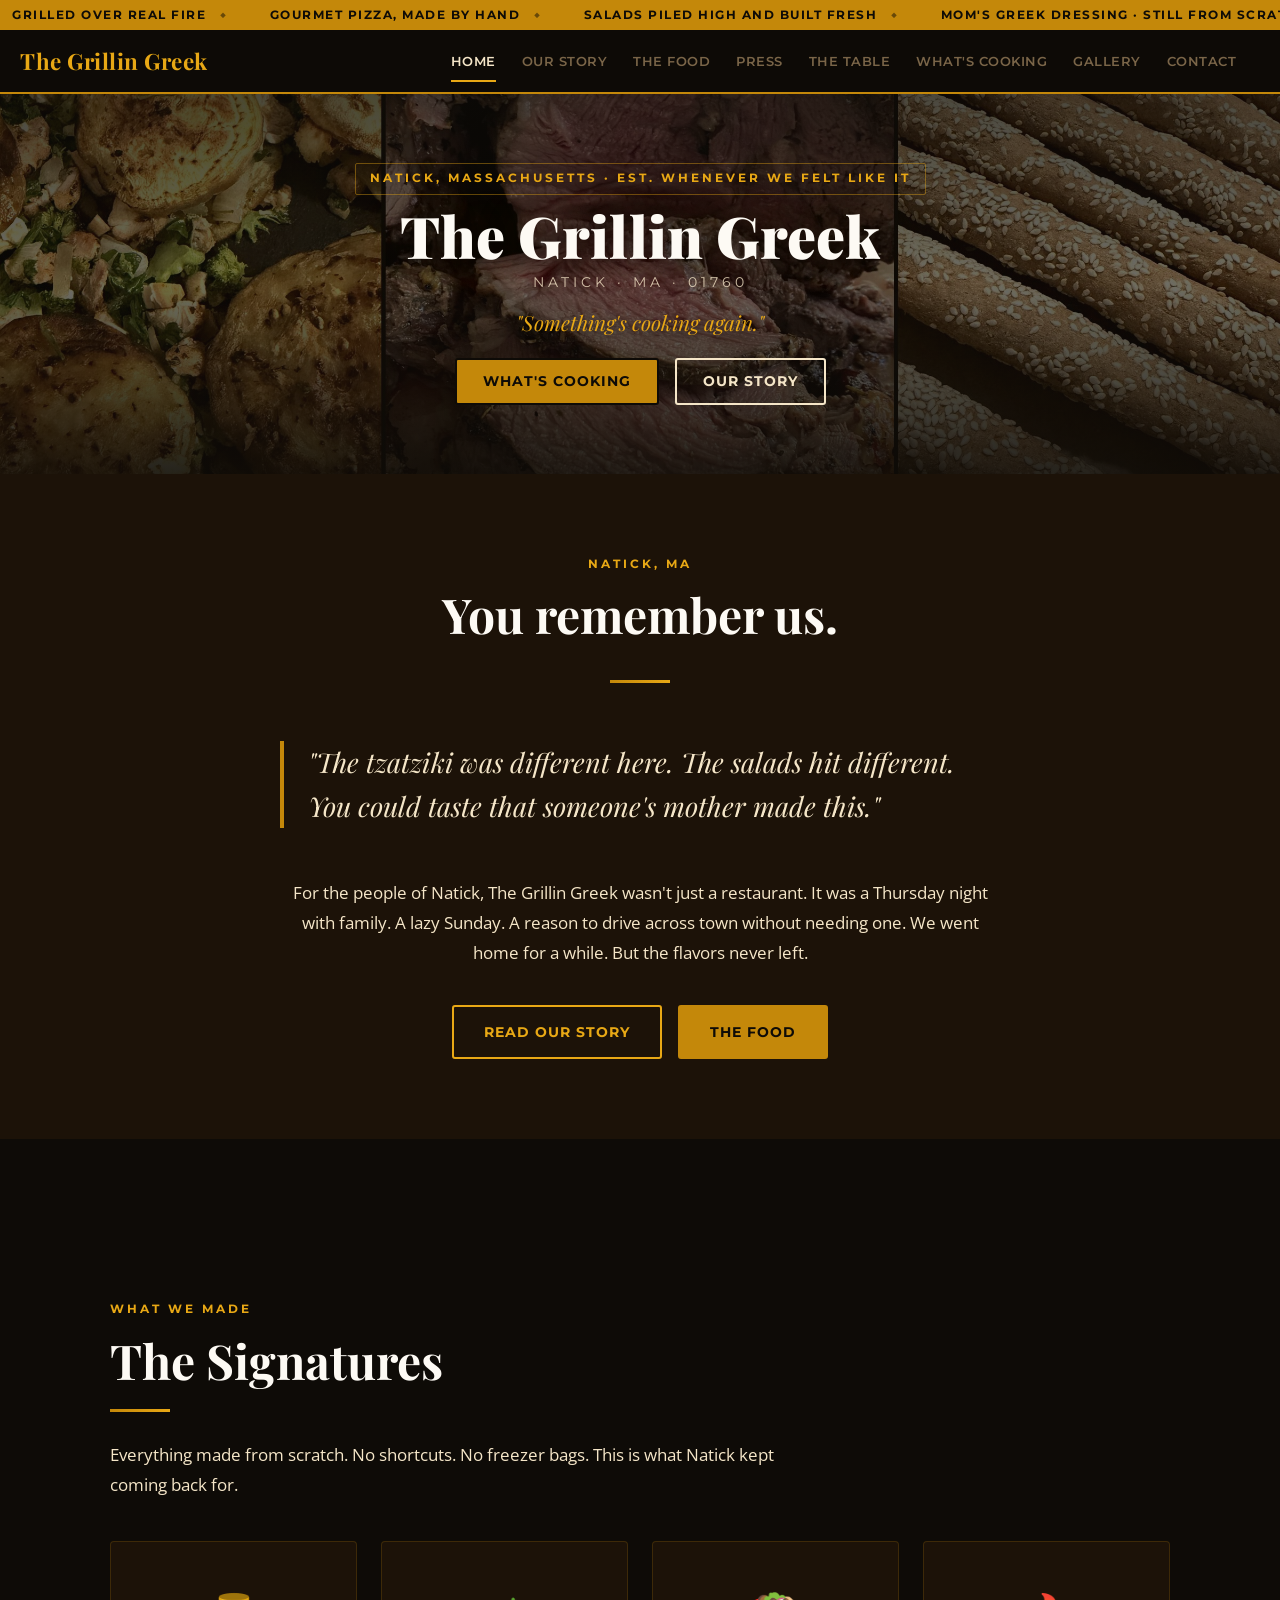
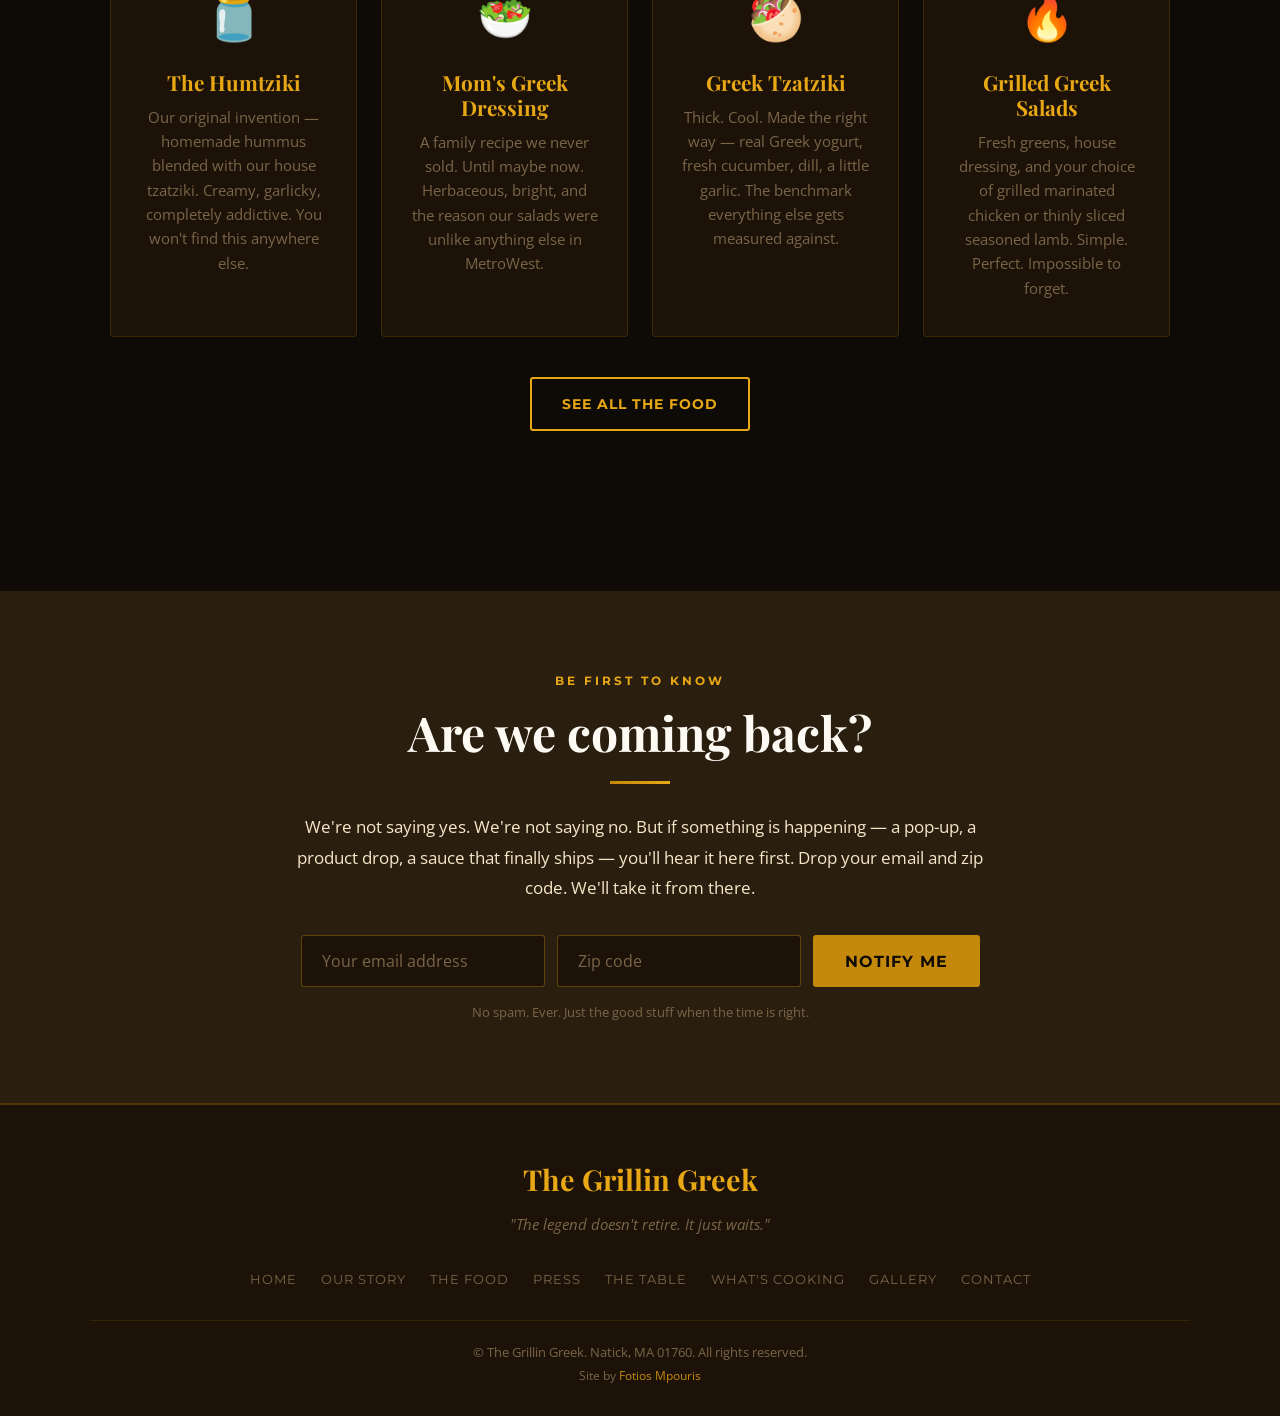
<file: index.html>
<!DOCTYPE html>
<html lang="en">
<head>
  <meta charset="UTF-8" />
  <meta name="viewport" content="width=device-width, initial-scale=1.0" />
  <title>The Grillin Greek — Natick, MA</title>
  <meta name="description" content="The Grillin Greek. Natick, MA's legendary Greek restaurant. Born from Olymbos Pizza. Something's cooking again." />
  <link rel="stylesheet" href="style.css" />
</head>
<body id="home-page">

  <!-- Sticky Header + Nav -->
  <div class="site-header-sticky-container">
    <!-- Ticker Banner -->
    <div class="top-banner">
      <div class="ticker-wrap">
        <div class="ticker-content">
          <span>Grilled over real fire</span>
          <span>Gourmet pizza, made by hand</span>
          <span>Salads piled high and built fresh</span>
          <span>Mom's Greek Dressing &middot; Still from scratch</span>
          <span>King Cupcake muffins &middot; Carrot, apple, zucchini, pumpkin</span>
          <span>Bread and breadsticks, baked here</span>
          <span>Community driven &middot; Natick, MA</span>
          <span>Want one in your community?</span>
          <span>Something's cooking &middot; Be the first to know</span>
          <span>Grilled over real fire</span>
          <span>Gourmet pizza, made by hand</span>
          <span>Salads piled high and built fresh</span>
          <span>Mom's Greek Dressing &middot; Still from scratch</span>
          <span>King Cupcake muffins &middot; Carrot, apple, zucchini, pumpkin</span>
          <span>Bread and breadsticks, baked here</span>
          <span>Community driven &middot; Natick, MA</span>
          <span>Want one in your community?</span>
          <span>Something's cooking &middot; Be the first to know</span>
        </div>
      </div>
    </div>

    <!-- Header -->
    <header>
      <div class="header-content">
        <div class="logo-group">
          <a href="index.html">
            <div class="logo-text">
              The Grillin Greek
            </div>
          </a>
        </div>
        <nav class="main-nav" aria-label="Main">
          <div class="main-nav-links">
            <a href="index.html" class="active">Home</a>
            <a href="about.html">Our Story</a>
            <a href="mission.html">The Food</a>
            <a href="projects.html">Press</a>
            <a href="the-table.html">The Table</a>
            <a href="get-involved.html">What's Cooking</a>
            <a href="gallery.html">Gallery</a>
            <a href="contact.html">Contact</a>
          </div>
        </nav>
        <div class="header-right">
          <button class="hamburger" aria-label="Open menu">
            <div></div><div></div><div></div>
          </button>
        </div>
      </div>
    </header>
  </div>

  <!-- =========================================================
       HERO
       ========================================================= -->
  <section class="hero-main">
    <div class="hero-content">
      <span class="hero-eyebrow">Natick, Massachusetts · Est. Whenever We Felt Like It</span>
      <h1 class="hero-title">The Grillin Greek</h1>
      <p class="hero-location">Natick · MA · 01760</p>
      <p class="hero-tagline">"Something's cooking again."</p>
      <div class="hero-buttons">
        <a href="get-involved.html" class="btn-primary">What's Cooking</a>
        <a href="about.html" class="btn-ghost">Our Story</a>
      </div>
    </div>
  </section>

  <!-- =========================================================
       YOU REMEMBER US
       ========================================================= -->
  <section class="remember-section fade-in-section">
    <div class="section-wrapper">
      <p class="section-label">Natick, MA</p>
      <h2 class="section-title">You remember us.</h2>
      <div class="divider"></div>
      <blockquote>
        "The tzatziki was different here. The salads hit different.
        You could taste that someone's mother made this."
      </blockquote>
      <p class="section-body" style="text-align:center; margin-top: 20px;">
        For the people of Natick, The Grillin Greek wasn't just a restaurant.
        It was a Thursday night with family. A lazy Sunday. A reason to drive
        across town without needing one. We went home for a while.
        But the flavors never left.
      </p>
      <div style="margin-top: 36px; display:flex; gap:16px; justify-content:center; flex-wrap:wrap;">
        <a href="about.html" class="btn btn-outline">Read Our Story</a>
        <a href="mission.html" class="btn btn-gold">The Food</a>
      </div>
    </div>
  </section>

  <!-- =========================================================
       SIGNATURE ITEMS
       ========================================================= -->
  <section class="signatures-section fade-in-section">
    <div class="section-wrapper">
      <p class="section-label">What We Made</p>
      <h2 class="section-title">The Signatures</h2>
      <div class="divider"></div>
      <p class="section-body">
        Everything made from scratch. No shortcuts. No freezer bags.
        This is what Natick kept coming back for.
      </p>
      <div class="signatures-grid">
        <div class="sig-card">
          <span class="sig-icon">🫙</span>
          <h3>The Humtziki</h3>
          <p>Our original invention — homemade hummus blended with our house tzatziki.
             Creamy, garlicky, completely addictive. You won't find this anywhere else.</p>
        </div>
        <div class="sig-card">
          <span class="sig-icon">🥗</span>
          <h3>Mom's Greek Dressing</h3>
          <p>A family recipe we never sold. Until maybe now. Herbaceous, bright,
             and the reason our salads were unlike anything else in MetroWest.</p>
        </div>
        <div class="sig-card">
          <span class="sig-icon">🥙</span>
          <h3>Greek Tzatziki</h3>
          <p>Thick. Cool. Made the right way — real Greek yogurt, fresh cucumber,
             dill, a little garlic. The benchmark everything else gets measured against.</p>
        </div>
        <div class="sig-card">
          <span class="sig-icon">🔥</span>
          <h3>Grilled Greek Salads</h3>
          <p>Fresh greens, house dressing, and your choice of grilled marinated chicken
             or thinly sliced seasoned lamb. Simple. Perfect. Impossible to forget.</p>
        </div>
      </div>
      <div style="text-align:center; margin-top:40px;">
        <a href="mission.html" class="btn btn-outline">See All The Food</a>
      </div>
    </div>
  </section>

  <!-- =========================================================
       JOIN THE LIST
       ========================================================= -->
  <section class="list-section fade-in-section" id="notify">
    <div class="section-wrapper">
      <p class="section-label">Be First to Know</p>
      <h2 class="section-title">Are we coming back?</h2>
      <div class="divider" style="margin-left:auto;margin-right:auto;"></div>
      <p class="section-body" style="margin:0 auto; text-align:center;">
        We're not saying yes. We're not saying no. But if something is happening —
        a pop-up, a product drop, a sauce that finally ships — you'll hear it here first.
        Drop your email and zip code. We'll take it from there.
      </p>
      <form class="mini-form" id="notifyForm">
        <input type="email" name="email" placeholder="Your email address" required />
        <input type="text" name="zip" placeholder="Zip code" maxlength="10" />
        <button type="submit">Notify Me</button>
      </form>
      <p style="text-align:center; font-size:0.82rem; color:var(--gg-stone); margin-top:14px;">
        No spam. Ever. Just the good stuff when the time is right.
      </p>
    </div>
  </section>

  <!-- =========================================================
       FOOTER
       ========================================================= -->
  <footer>
    <div class="footer-inner">
      <div class="footer-logo">The Grillin Greek</div>
      <p class="footer-tagline">"The legend doesn't retire. It just waits."</p>
      <nav class="footer-nav">
        <a href="index.html">Home</a>
        <a href="about.html">Our Story</a>
        <a href="mission.html">The Food</a>
        <a href="projects.html">Press</a>
        <a href="the-table.html">The Table</a>
        <a href="get-involved.html">What's Cooking</a>
        <a href="gallery.html">Gallery</a>
        <a href="contact.html">Contact</a>
      </nav>
      <p class="footer-copyright">
        © The Grillin Greek. Natick, MA 01760. All rights reserved.<br>
        <span style="font-size:0.75rem;">
          Site by <a href="https://fotiosmpouris.com" target="_blank" rel="noopener" style="color:var(--gg-gold);">Fotios Mpouris</a>
        </span>
      </p>
    </div>
  </footer>

  <script src="script.js"></script>
</body>
</html>
</file>
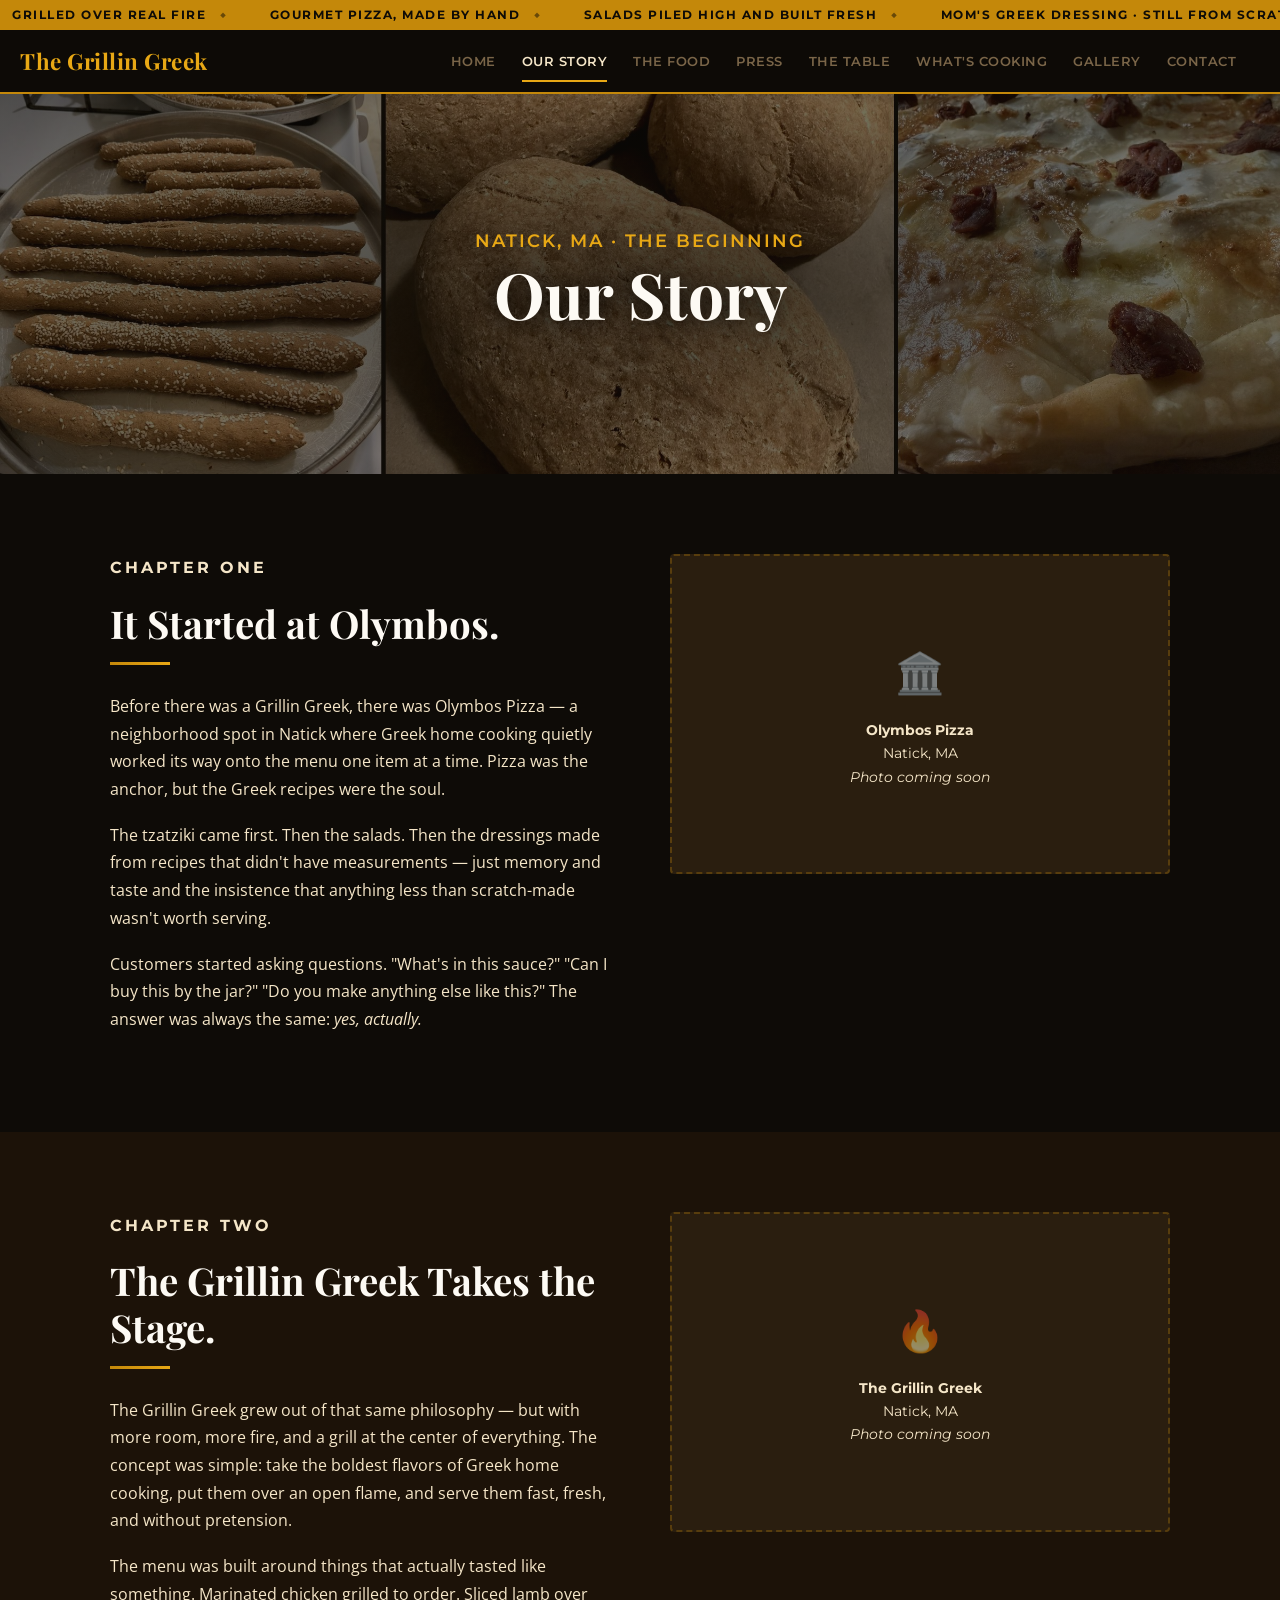
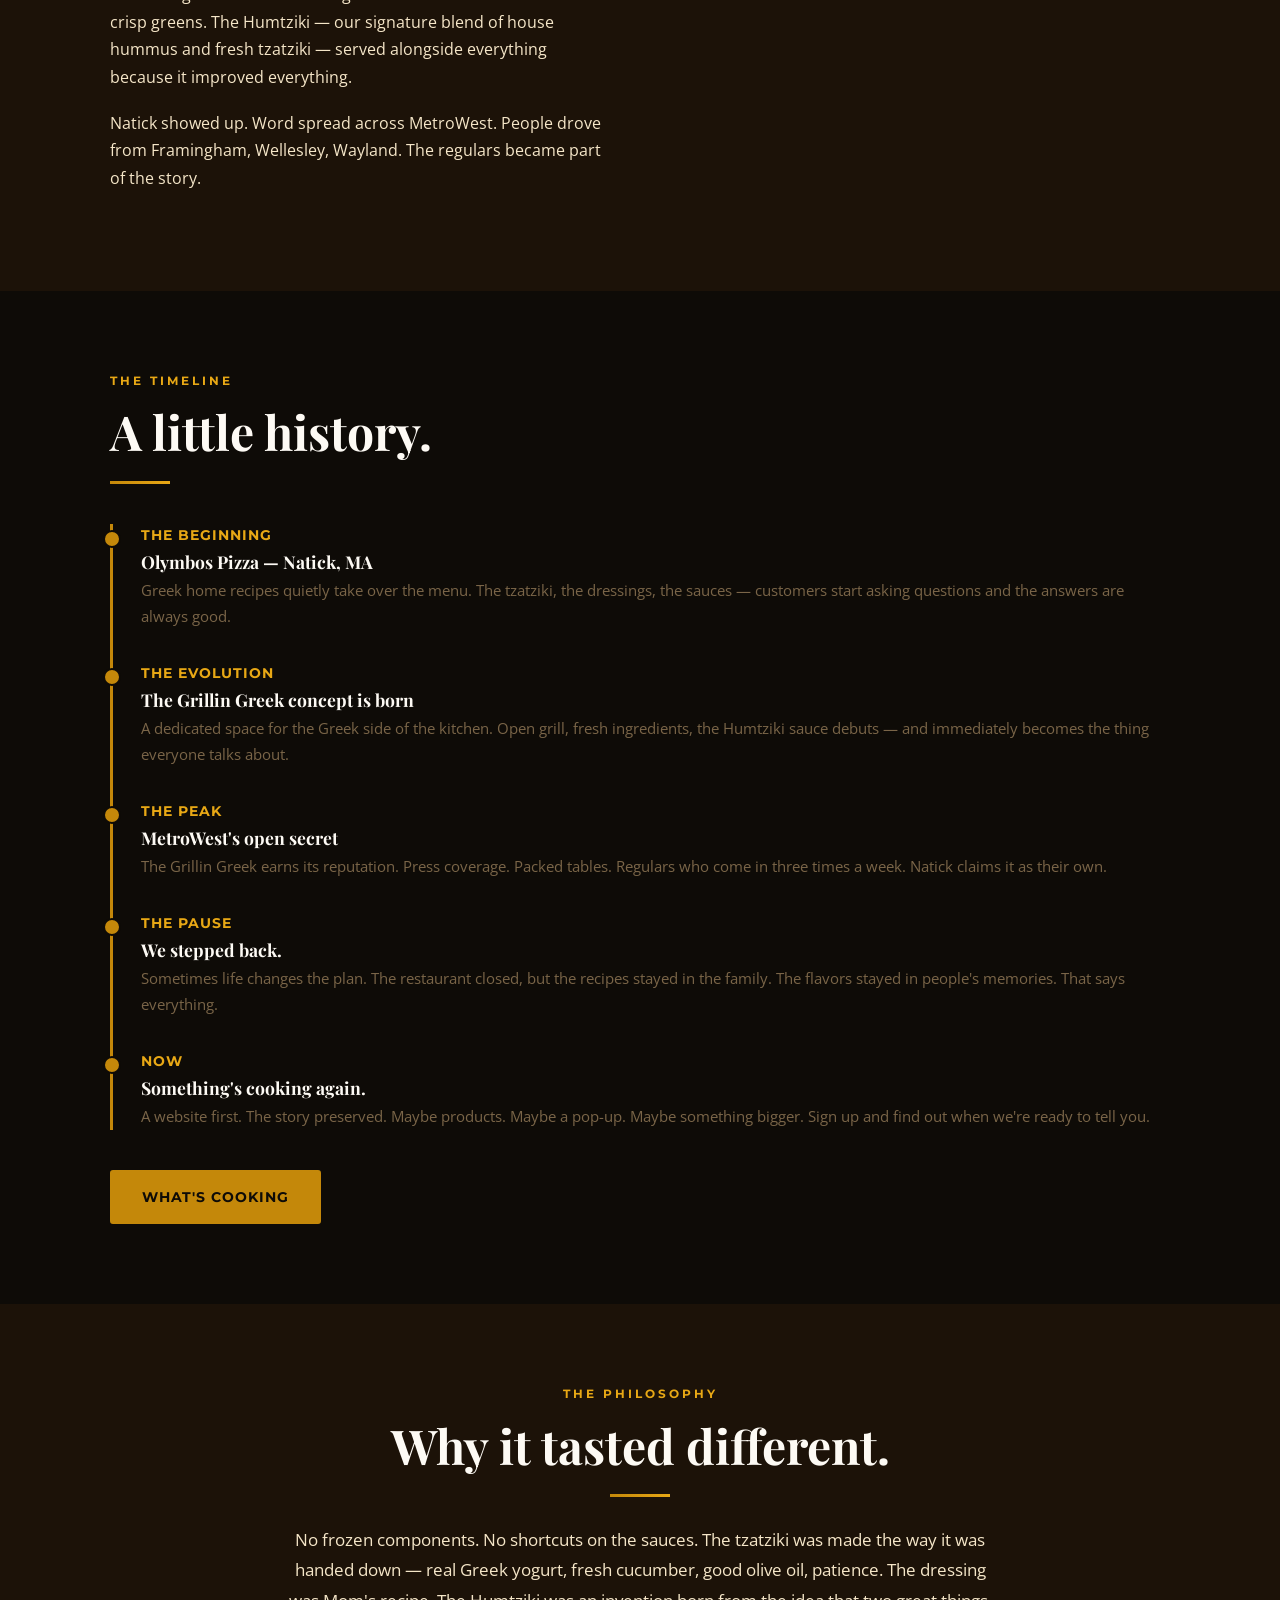
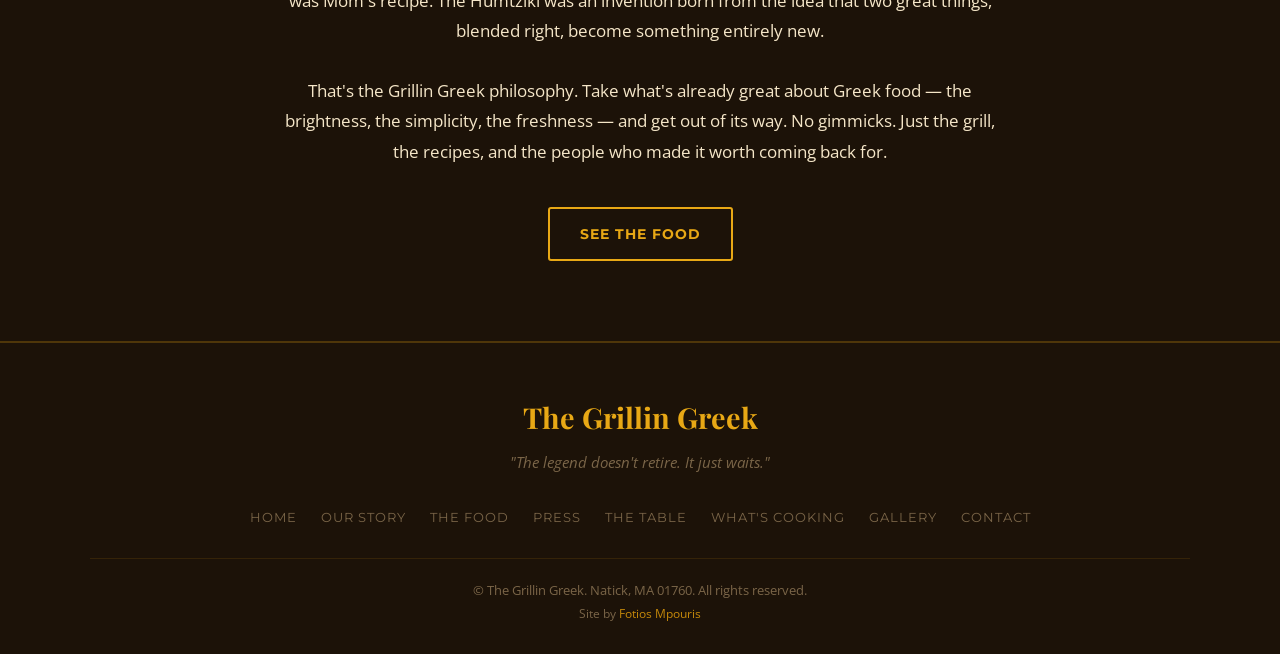
<file: about.html>
<!DOCTYPE html>
<html lang="en">
<head>
  <meta charset="UTF-8" />
  <meta name="viewport" content="width=device-width, initial-scale=1.0" />
  <title>Our Story — The Grillin Greek</title>
  <meta name="description" content="The story of The Grillin Greek — from Olymbos Pizza in Natick to a MetroWest legend." />
  <link rel="stylesheet" href="style.css" />
</head>
<body>

  <!-- Sticky Header + Nav -->
  <div class="site-header-sticky-container">
    <div class="top-banner">
      <div class="ticker-wrap">
        <div class="ticker-content">
          <span>Grilled over real fire</span>
          <span>Gourmet pizza, made by hand</span>
          <span>Salads piled high and built fresh</span>
          <span>Mom's Greek Dressing &middot; Still from scratch</span>
          <span>King Cupcake muffins &middot; Carrot, apple, zucchini, pumpkin</span>
          <span>Bread and breadsticks, baked here</span>
          <span>Community driven &middot; Natick, MA</span>
          <span>Want one in your community?</span>
          <span>Something's cooking &middot; Be the first to know</span>
          <span>Grilled over real fire</span>
          <span>Gourmet pizza, made by hand</span>
          <span>Salads piled high and built fresh</span>
          <span>Mom's Greek Dressing &middot; Still from scratch</span>
          <span>King Cupcake muffins &middot; Carrot, apple, zucchini, pumpkin</span>
          <span>Bread and breadsticks, baked here</span>
          <span>Community driven &middot; Natick, MA</span>
          <span>Want one in your community?</span>
          <span>Something's cooking &middot; Be the first to know</span>
        </div>
      </div>
    </div>

    <header>
      <div class="header-content">
        <div class="logo-group">
          <a href="index.html">
            <div class="logo-text">
              The Grillin Greek
            </div>
          </a>
        </div>
        <nav class="main-nav" aria-label="Main">
          <div class="main-nav-links">
            <a href="index.html">Home</a>
            <a href="about.html" class="active">Our Story</a>
            <a href="mission.html">The Food</a>
            <a href="projects.html">Press</a>
            <a href="the-table.html">The Table</a>
            <a href="get-involved.html">What's Cooking</a>
            <a href="gallery.html">Gallery</a>
            <a href="contact.html">Contact</a>
          </div>
        </nav>
        <div class="header-right">
          <button class="hamburger" aria-label="Open menu">
            <div></div><div></div><div></div>
          </button>
        </div>
      </div>
    </header>
  </div>

  <!-- Page Hero -->
  <section class="page-hero" style="background-image: url('images/banner-bakery.jpg');">
    <div class="page-hero-content">
      <p class="page-hero-sub">Natick, MA · The Beginning</p>
      <h1>Our Story</h1>
    </div>
  </section>

  <!-- =========================================================
       PART ONE: OLYMBOS PIZZA
       ========================================================= -->
  <section class="section-dark fade-in-section">
    <div class="story-columns">
      <div class="story-text">
        <p class="section-label">Chapter One</p>
        <h2>It Started at Olymbos.</h2>
        <div class="divider"></div>
        <p>
          Before there was a Grillin Greek, there was Olymbos Pizza — a neighborhood
          spot in Natick where Greek home cooking quietly worked its way onto the menu
          one item at a time. Pizza was the anchor, but the Greek recipes were the soul.
        </p>
        <p>
          The tzatziki came first. Then the salads. Then the dressings made from recipes
          that didn't have measurements — just memory and taste and the insistence that
          anything less than scratch-made wasn't worth serving.
        </p>
        <p>
          Customers started asking questions. "What's in this sauce?" "Can I buy this by the jar?"
          "Do you make anything else like this?" The answer was always the same: <em>yes, actually.</em>
        </p>
      </div>
      <div class="story-image-placeholder">
        <span class="ph-icon">🏛️</span>
        <p><strong>Olymbos Pizza</strong><br>Natick, MA<br><em>Photo coming soon</em></p>
      </div>
    </div>
  </section>

  <!-- =========================================================
       PART TWO: THE GRILLIN GREEK IS BORN
       ========================================================= -->
  <section class="section-medium fade-in-section">
    <div class="story-columns" style="flex-direction: row-reverse;">
      <div class="story-text">
        <p class="section-label">Chapter Two</p>
        <h2>The Grillin Greek Takes the Stage.</h2>
        <div class="divider"></div>
        <p>
          The Grillin Greek grew out of that same philosophy — but with more room,
          more fire, and a grill at the center of everything. The concept was simple:
          take the boldest flavors of Greek home cooking, put them over an open flame,
          and serve them fast, fresh, and without pretension.
        </p>
        <p>
          The menu was built around things that actually tasted like something.
          Marinated chicken grilled to order. Sliced lamb over crisp greens.
          The Humtziki — our signature blend of house hummus and fresh tzatziki —
          served alongside everything because it improved everything.
        </p>
        <p>
          Natick showed up. Word spread across MetroWest. People drove from Framingham,
          Wellesley, Wayland. The regulars became part of the story.
        </p>
      </div>
      <div class="story-image-placeholder">
        <span class="ph-icon">🔥</span>
        <p><strong>The Grillin Greek</strong><br>Natick, MA<br><em>Photo coming soon</em></p>
      </div>
    </div>
  </section>

  <!-- =========================================================
       TIMELINE
       ========================================================= -->
  <section class="section-dark fade-in-section">
    <div class="section-wrapper">
      <p class="section-label">The Timeline</p>
      <h2 class="section-title">A little history.</h2>
      <div class="divider"></div>
      <div class="timeline">
        <div class="timeline-item">
          <p class="year">The Beginning</p>
          <h4>Olymbos Pizza — Natick, MA</h4>
          <p>Greek home recipes quietly take over the menu. The tzatziki, the dressings,
             the sauces — customers start asking questions and the answers are always good.</p>
        </div>
        <div class="timeline-item">
          <p class="year">The Evolution</p>
          <h4>The Grillin Greek concept is born</h4>
          <p>A dedicated space for the Greek side of the kitchen. Open grill, fresh ingredients,
             the Humtziki sauce debuts — and immediately becomes the thing everyone talks about.</p>
        </div>
        <div class="timeline-item">
          <p class="year">The Peak</p>
          <h4>MetroWest's open secret</h4>
          <p>The Grillin Greek earns its reputation. Press coverage. Packed tables.
             Regulars who come in three times a week. Natick claims it as their own.</p>
        </div>
        <div class="timeline-item">
          <p class="year">The Pause</p>
          <h4>We stepped back.</h4>
          <p>Sometimes life changes the plan. The restaurant closed, but the recipes
             stayed in the family. The flavors stayed in people's memories. That says everything.</p>
        </div>
        <div class="timeline-item">
          <p class="year">Now</p>
          <h4>Something's cooking again.</h4>
          <p>A website first. The story preserved. Maybe products. Maybe a pop-up.
             Maybe something bigger. Sign up and find out when we're ready to tell you.</p>
        </div>
      </div>
      <div style="margin-top:40px;">
        <a href="get-involved.html" class="btn btn-gold">What's Cooking</a>
      </div>
    </div>
  </section>

  <!-- =========================================================
       THE PHILOSOPHY
       ========================================================= -->
  <section class="section-medium fade-in-section">
    <div class="section-wrapper text-center">
      <p class="section-label">The Philosophy</p>
      <h2 class="section-title">Why it tasted different.</h2>
      <div class="divider" style="margin:16px auto 28px;"></div>
      <p class="section-body" style="margin:0 auto 30px;">
        No frozen components. No shortcuts on the sauces. The tzatziki was made the way
        it was handed down — real Greek yogurt, fresh cucumber, good olive oil, patience.
        The dressing was Mom's recipe. The Humtziki was an invention born from the idea
        that two great things, blended right, become something entirely new.
      </p>
      <p class="section-body" style="margin:0 auto;">
        That's the Grillin Greek philosophy. Take what's already great about Greek food —
        the brightness, the simplicity, the freshness — and get out of its way.
        No gimmicks. Just the grill, the recipes, and the people who made it worth coming back for.
      </p>
      <div style="margin-top:40px; display:flex; gap:16px; justify-content:center; flex-wrap:wrap;">
        <a href="mission.html" class="btn btn-outline">See The Food</a>
      </div>
    </div>
  </section>

  <!-- Footer -->
  <footer>
    <div class="footer-inner">
      <div class="footer-logo">The Grillin Greek</div>
      <p class="footer-tagline">"The legend doesn't retire. It just waits."</p>
      <nav class="footer-nav">
        <a href="index.html">Home</a>
        <a href="about.html">Our Story</a>
        <a href="mission.html">The Food</a>
        <a href="projects.html">Press</a>
        <a href="the-table.html">The Table</a>
        <a href="get-involved.html">What's Cooking</a>
        <a href="gallery.html">Gallery</a>
        <a href="contact.html">Contact</a>
      </nav>
      <p class="footer-copyright">
        © The Grillin Greek. Natick, MA 01760. All rights reserved.<br>
        <span style="font-size:0.75rem;">
          Site by <a href="https://fotiosmpouris.com" target="_blank" rel="noopener" style="color:var(--gg-gold);">Fotios Mpouris</a>
        </span>
      </p>
    </div>
  </footer>

  <script src="script.js"></script>
</body>
</html>
</file>
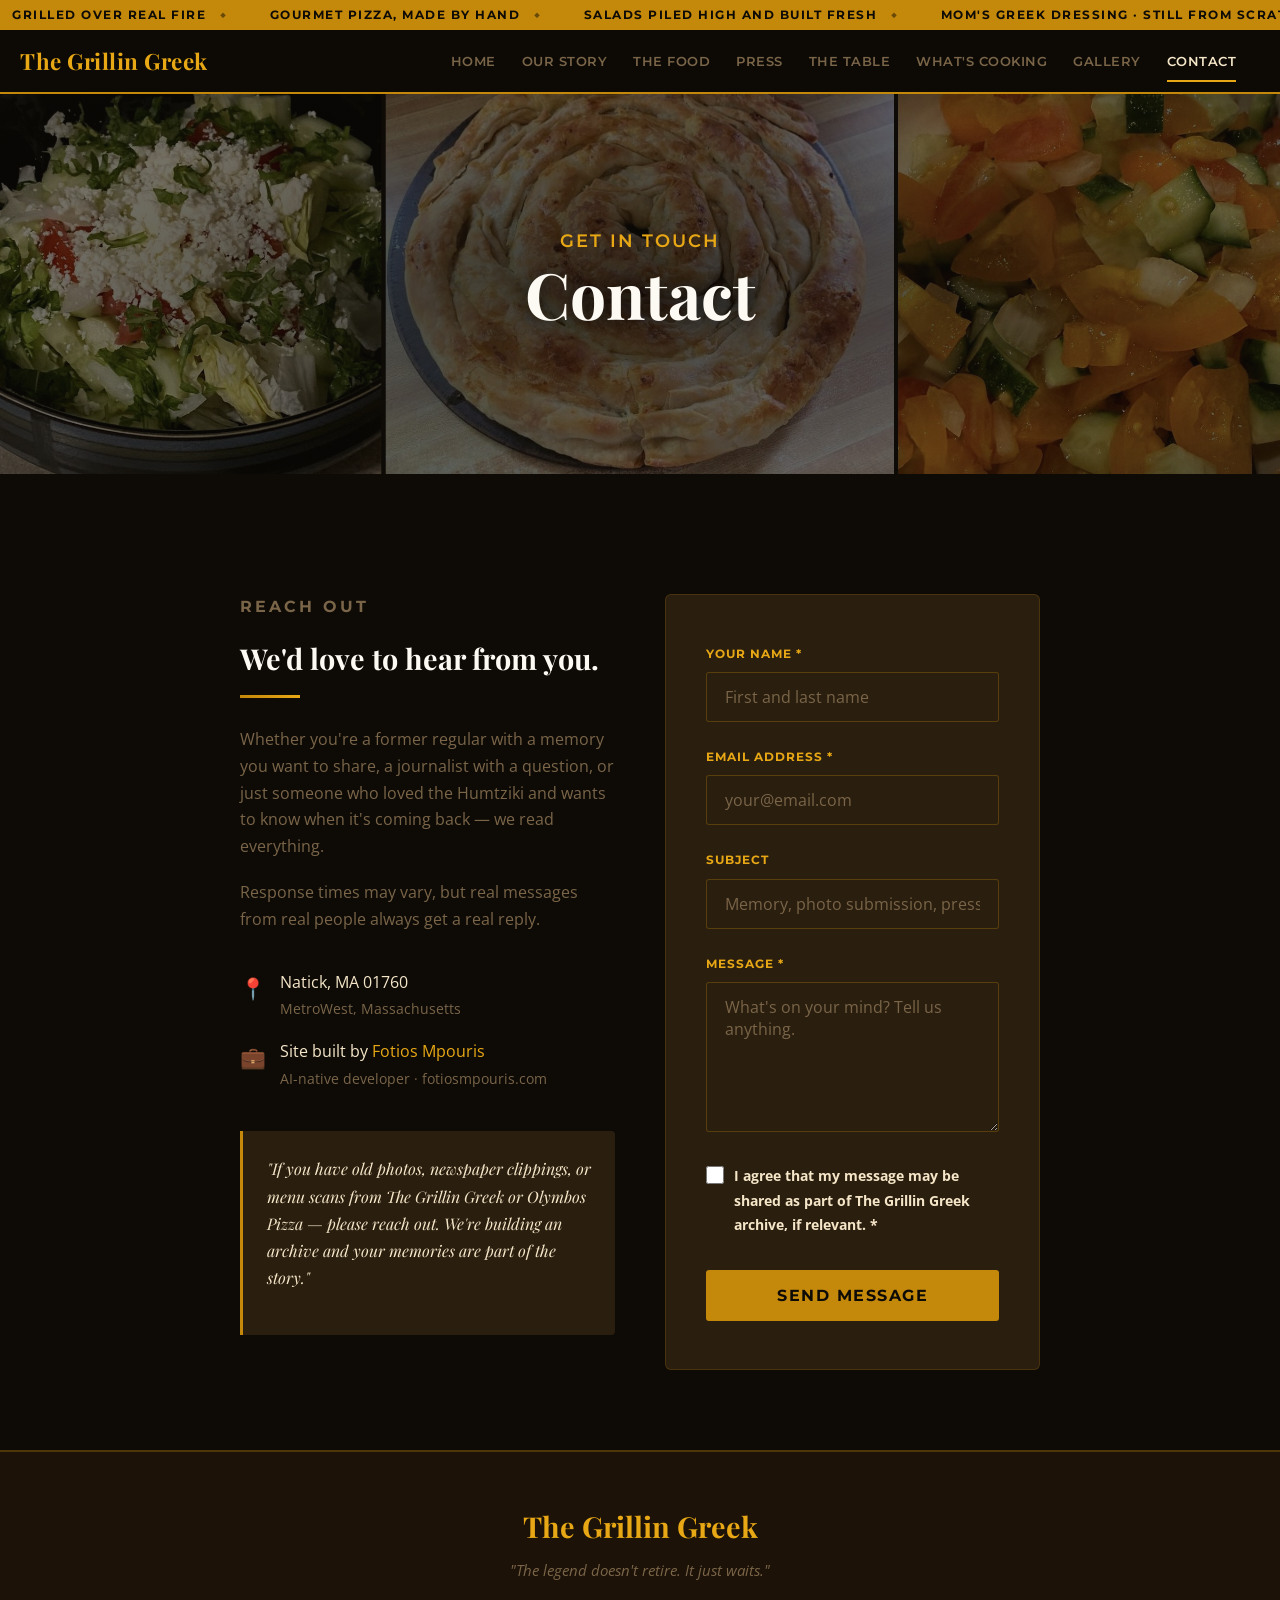
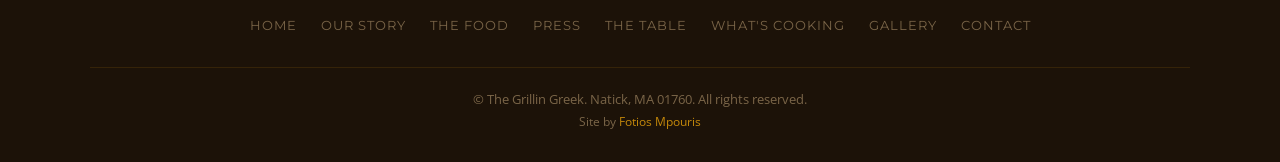
<file: contact.html>
<!DOCTYPE html>
<html lang="en">
<head>
  <meta charset="UTF-8" />
  <meta name="viewport" content="width=device-width, initial-scale=1.0" />
  <title>Contact — The Grillin Greek</title>
  <meta name="description" content="Get in touch with The Grillin Greek. Share memories, photos, press clippings, or just say hello." />
  <link rel="stylesheet" href="style.css" />
</head>
<body>

  <!-- Sticky Header + Nav -->
  <div class="site-header-sticky-container">
    <div class="top-banner">
      <div class="ticker-wrap">
        <div class="ticker-content">
          <span>Grilled over real fire</span>
          <span>Gourmet pizza, made by hand</span>
          <span>Salads piled high and built fresh</span>
          <span>Mom's Greek Dressing &middot; Still from scratch</span>
          <span>King Cupcake muffins &middot; Carrot, apple, zucchini, pumpkin</span>
          <span>Bread and breadsticks, baked here</span>
          <span>Community driven &middot; Natick, MA</span>
          <span>Want one in your community?</span>
          <span>Something's cooking &middot; Be the first to know</span>
          <span>Grilled over real fire</span>
          <span>Gourmet pizza, made by hand</span>
          <span>Salads piled high and built fresh</span>
          <span>Mom's Greek Dressing &middot; Still from scratch</span>
          <span>King Cupcake muffins &middot; Carrot, apple, zucchini, pumpkin</span>
          <span>Bread and breadsticks, baked here</span>
          <span>Community driven &middot; Natick, MA</span>
          <span>Want one in your community?</span>
          <span>Something's cooking &middot; Be the first to know</span>
        </div>
      </div>
    </div>

    <header>
      <div class="header-content">
        <div class="logo-group">
          <a href="index.html">
            <div class="logo-text">
              The Grillin Greek
            </div>
          </a>
        </div>
        <nav class="main-nav" aria-label="Main">
          <div class="main-nav-links">
            <a href="index.html">Home</a>
            <a href="about.html">Our Story</a>
            <a href="mission.html">The Food</a>
            <a href="projects.html">Press</a>
            <a href="the-table.html">The Table</a>
            <a href="get-involved.html">What's Cooking</a>
            <a href="gallery.html">Gallery</a>
            <a href="contact.html" class="active">Contact</a>
          </div>
        </nav>
        <div class="header-right">
          <button class="hamburger" aria-label="Open menu">
            <div></div><div></div><div></div>
          </button>
        </div>
      </div>
    </header>
  </div>

  <!-- Page Hero -->
  <section class="page-hero contact-hero-bg">
    <div class="page-hero-content">
      <p class="page-hero-sub">Get in Touch</p>
      <h1>Contact</h1>
    </div>
  </section>

  <!-- =========================================================
       CONTACT SECTION
       ========================================================= -->
  <section class="contact-section fade-in-section">
    <div class="section-wrapper">
      <div class="contact-grid">

        <!-- Left: Info -->
        <div class="contact-info">
          <p class="section-label">Reach Out</p>
          <h2 class="section-title" style="font-size: 1.8rem;">We'd love to hear from you.</h2>
          <div class="divider"></div>
          <p>
            Whether you're a former regular with a memory you want to share,
            a journalist with a question, or just someone who loved the Humtziki
            and wants to know when it's coming back — we read everything.
          </p>
          <p style="margin-top:16px; color: var(--gg-stone);">
            Response times may vary, but real messages from real people always get a real reply.
          </p>

          <div style="margin-top: 36px;">
            <div class="contact-detail">
              <span class="detail-icon">📍</span>
              <p>Natick, MA 01760<br><span style="color:var(--gg-stone); font-size:0.9rem;">MetroWest, Massachusetts</span></p>
            </div>
            <div class="contact-detail" style="margin-top:16px;">
              <span class="detail-icon">💼</span>
              <p>
                Site built by
                <a href="https://fotiosmpouris.com" target="_blank" rel="noopener">Fotios Mpouris</a><br>
                <span style="color:var(--gg-stone); font-size:0.9rem;">AI-native developer · fotiosmpouris.com</span>
              </p>
            </div>
          </div>

          <div style="margin-top: 40px; padding: 24px; background: var(--gg-medium); border-left: 3px solid var(--gg-gold); border-radius: 0 4px 4px 0;">
            <p style="font-family: 'Playfair Display', serif; font-style:italic; font-size:1rem; color:var(--gg-cream);">
              "If you have old photos, newspaper clippings, or menu scans from
              The Grillin Greek or Olymbos Pizza — please reach out.
              We're building an archive and your memories are part of the story."
            </p>
          </div>
        </div>

        <!-- Right: Form -->
        <div>
          <form class="interest-form" id="contactForm" style="margin-top: 0; background: var(--gg-medium);">
            <div class="form-group">
              <label for="contactName">Your Name *</label>
              <input type="text" id="contactName" name="name" placeholder="First and last name" required />
            </div>
            <div class="form-group">
              <label for="contactEmail">Email Address *</label>
              <input type="email" id="contactEmail" name="email" placeholder="your@email.com" required />
            </div>
            <div class="form-group">
              <label for="contactSubject">Subject</label>
              <input type="text" id="contactSubject" name="subject"
                placeholder="Memory, photo submission, press inquiry, question..." />
            </div>
            <div class="form-group">
              <label for="contactMessage">Message *</label>
              <textarea id="contactMessage" name="message"
                placeholder="What's on your mind? Tell us anything." required style="min-height: 150px;"></textarea>
            </div>
            <div class="form-group">
              <label style="display:flex; align-items:flex-start; gap:10px; cursor:pointer; text-transform:none; letter-spacing:0; color:var(--gg-cream); font-size:0.9rem; font-family:'Open Sans',sans-serif;">
                <input type="checkbox" name="privacy_policy" required style="width:18px;height:18px;accent-color:var(--gg-amber);flex-shrink:0;padding:0;margin-top:2px;" />
                <span>I agree that my message may be shared as part of The Grillin Greek archive, if relevant. *</span>
              </label>
            </div>
            <button type="submit" class="form-submit-btn">Send Message</button>
          </form>
        </div>

      </div>
    </div>
  </section>

  <!-- Footer -->
  <footer>
    <div class="footer-inner">
      <div class="footer-logo">The Grillin Greek</div>
      <p class="footer-tagline">"The legend doesn't retire. It just waits."</p>
      <nav class="footer-nav">
        <a href="index.html">Home</a>
        <a href="about.html">Our Story</a>
        <a href="mission.html">The Food</a>
        <a href="projects.html">Press</a>
        <a href="the-table.html">The Table</a>
        <a href="get-involved.html">What's Cooking</a>
        <a href="gallery.html">Gallery</a>
        <a href="contact.html">Contact</a>
      </nav>
      <p class="footer-copyright">
        © The Grillin Greek. Natick, MA 01760. All rights reserved.<br>
        <span style="font-size:0.75rem;">
          Site by <a href="https://fotiosmpouris.com" target="_blank" rel="noopener" style="color:var(--gg-gold);">Fotios Mpouris</a>
        </span>
      </p>
    </div>
  </footer>

  <script src="script.js"></script>
</body>
</html>
</file>
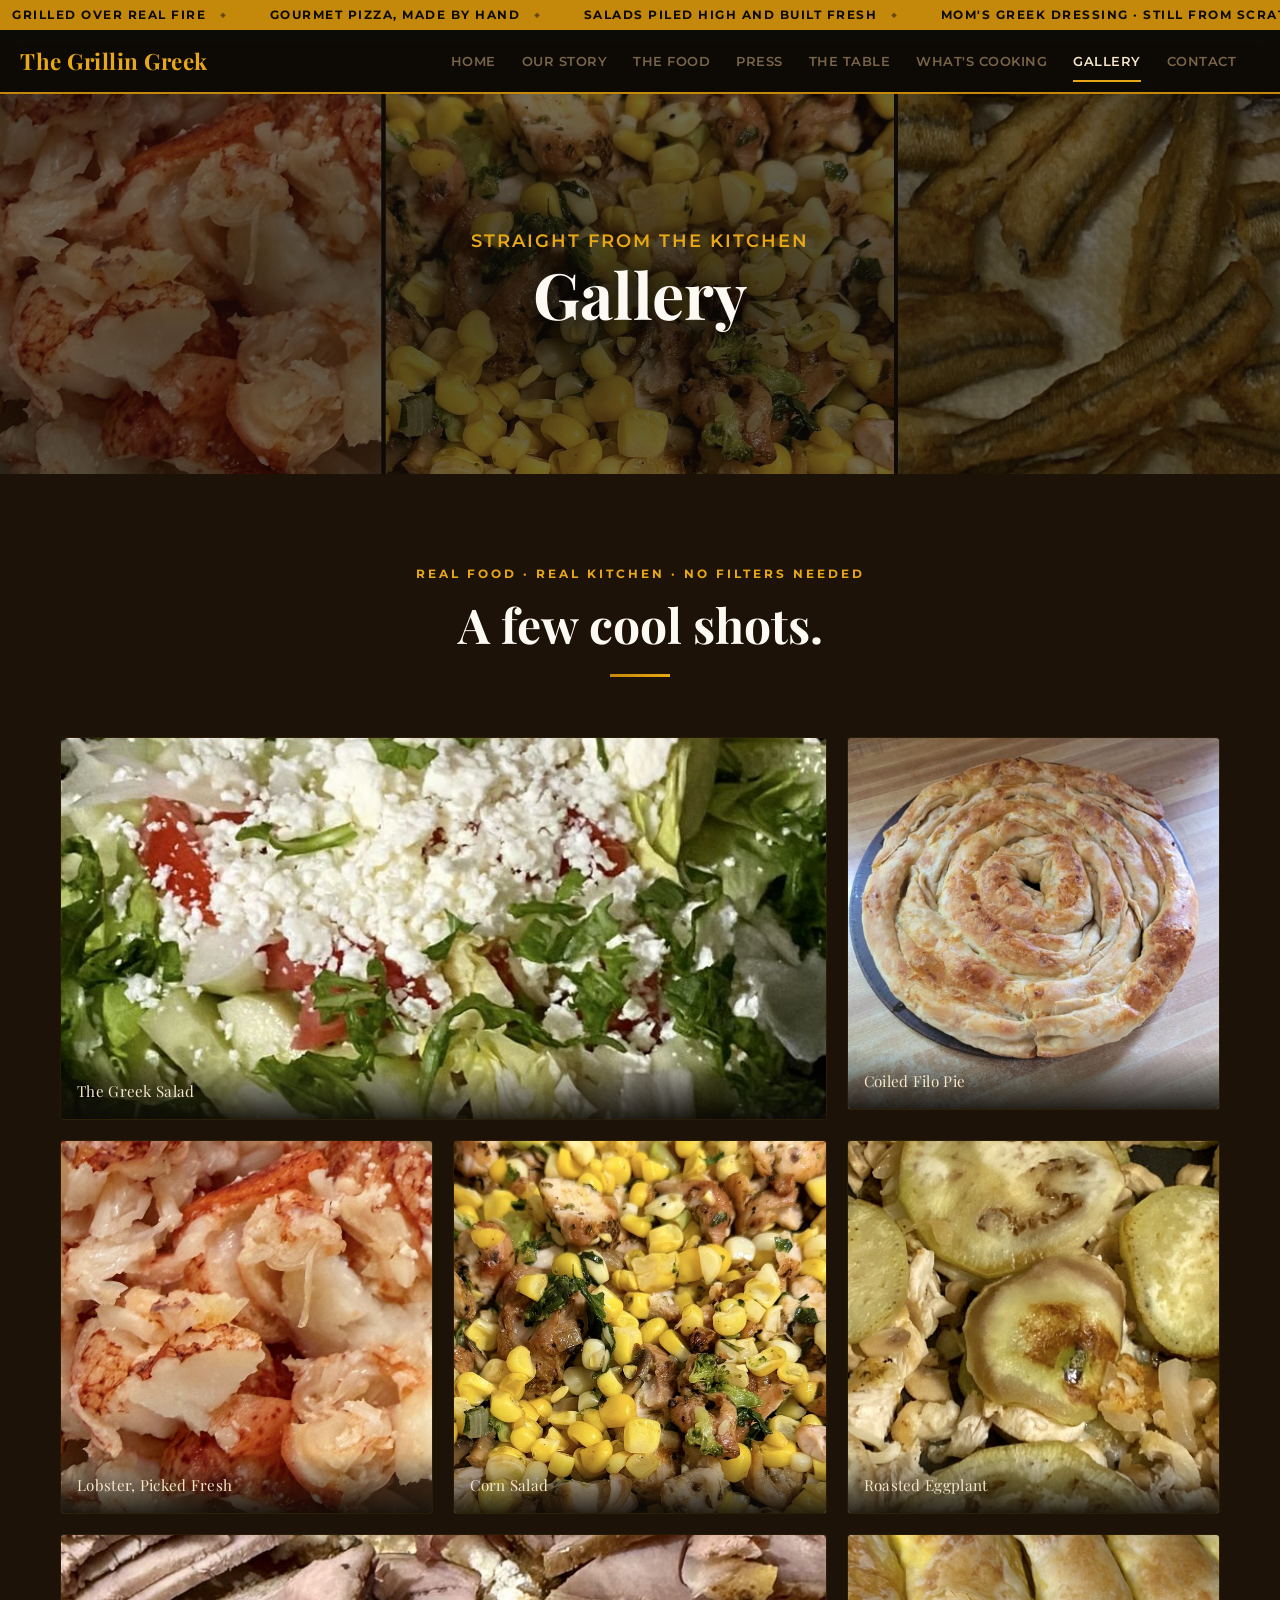
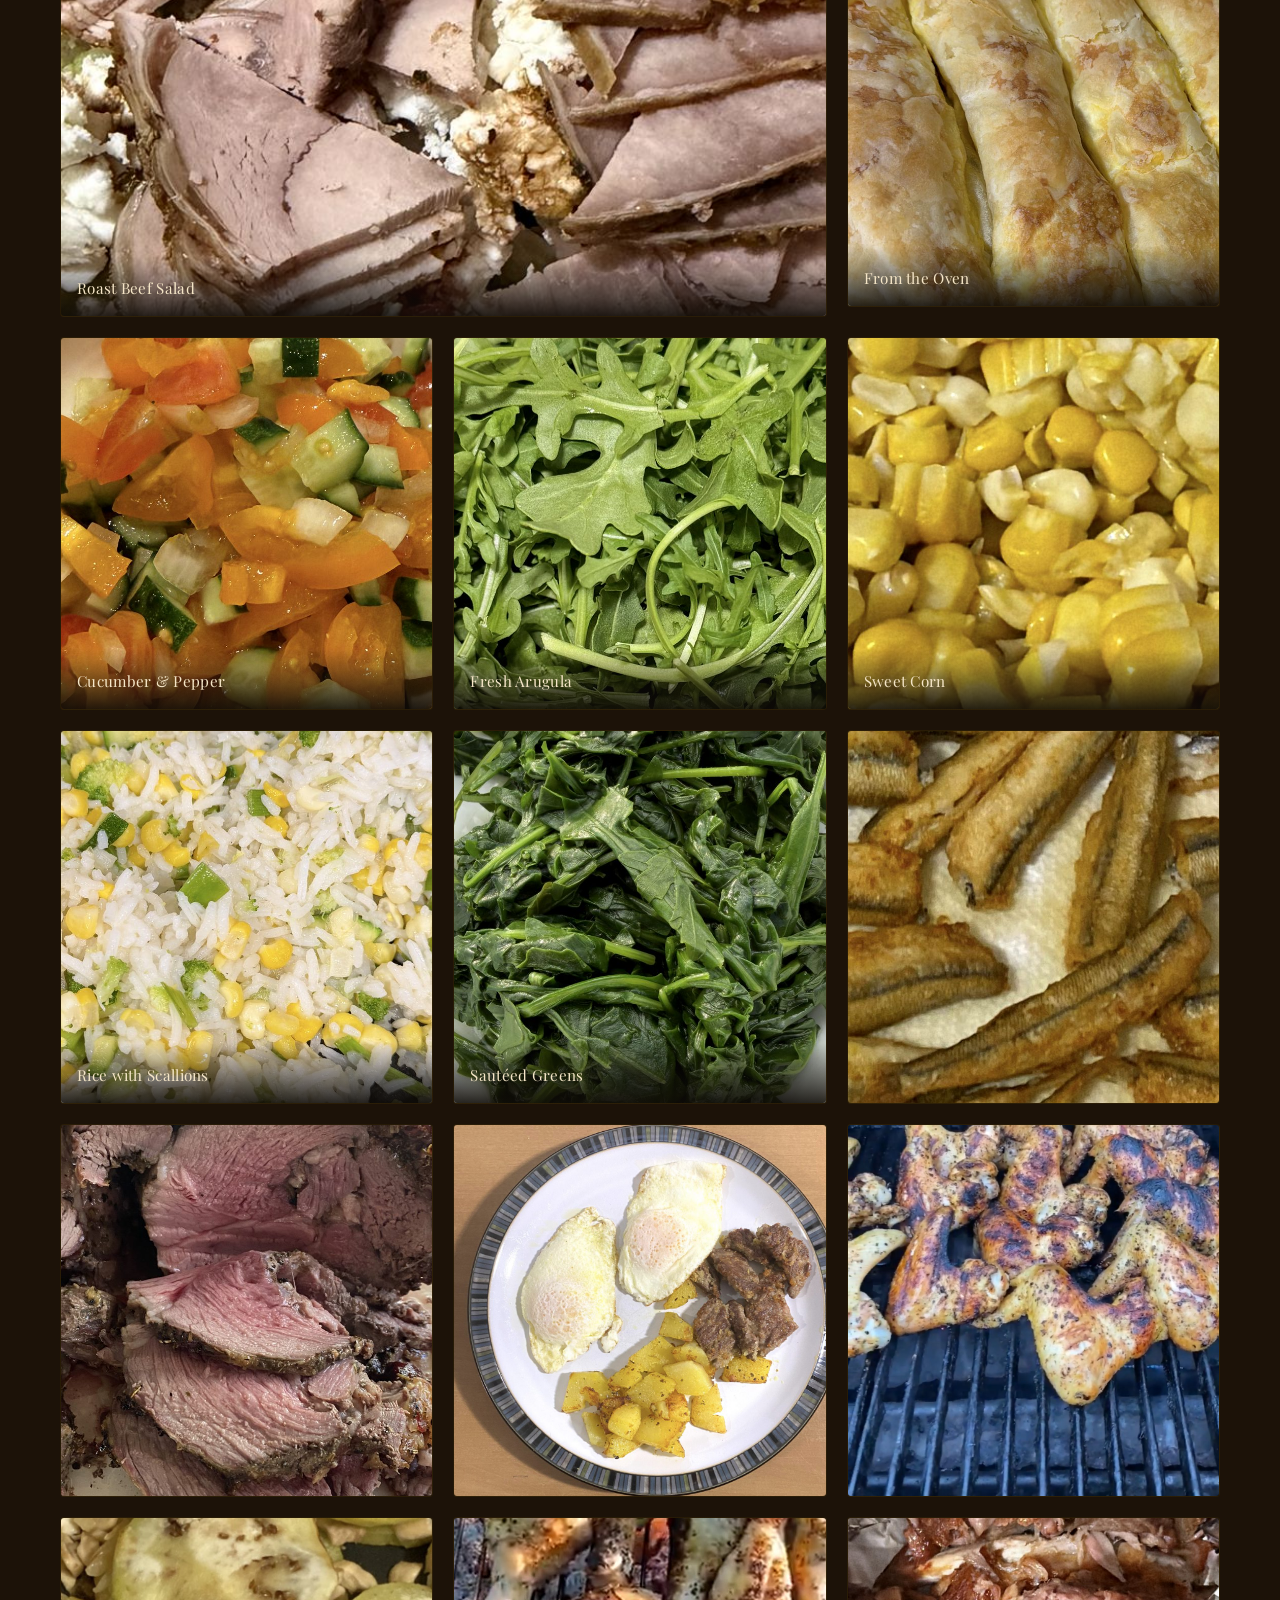
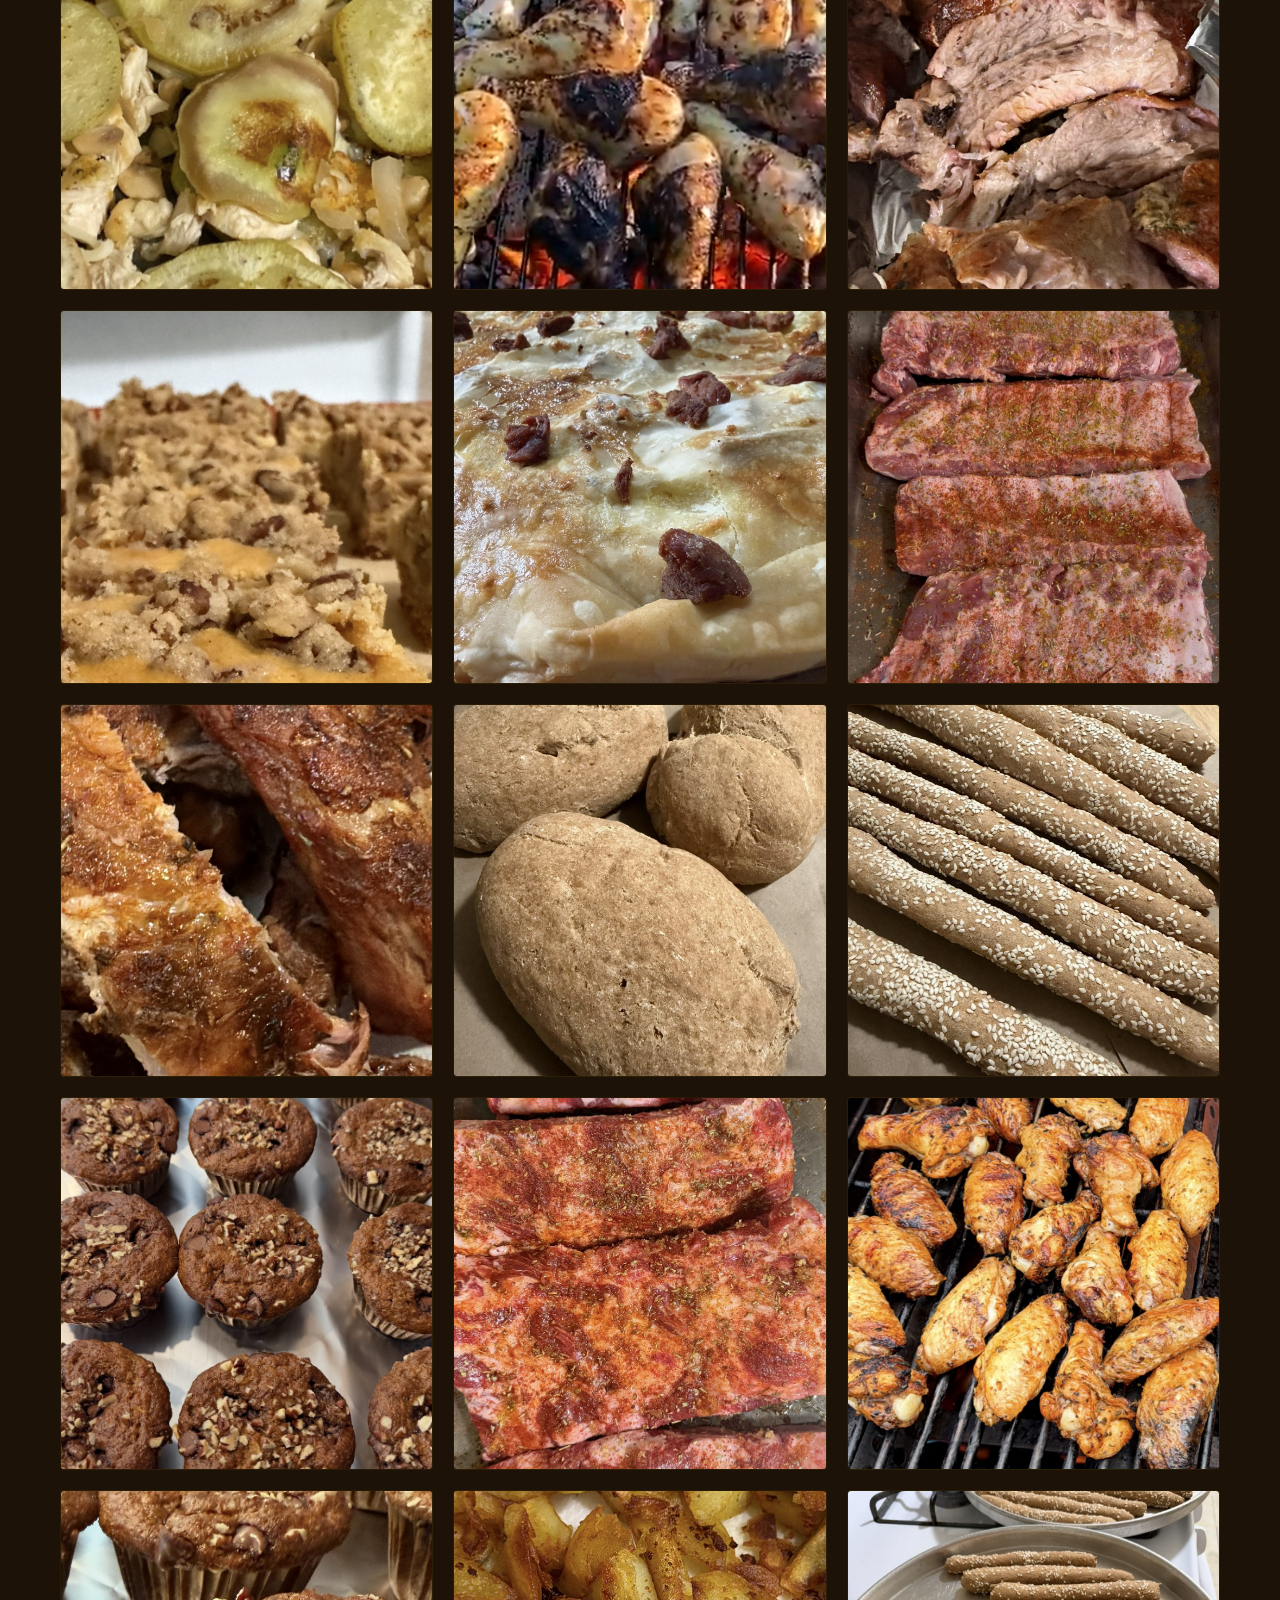
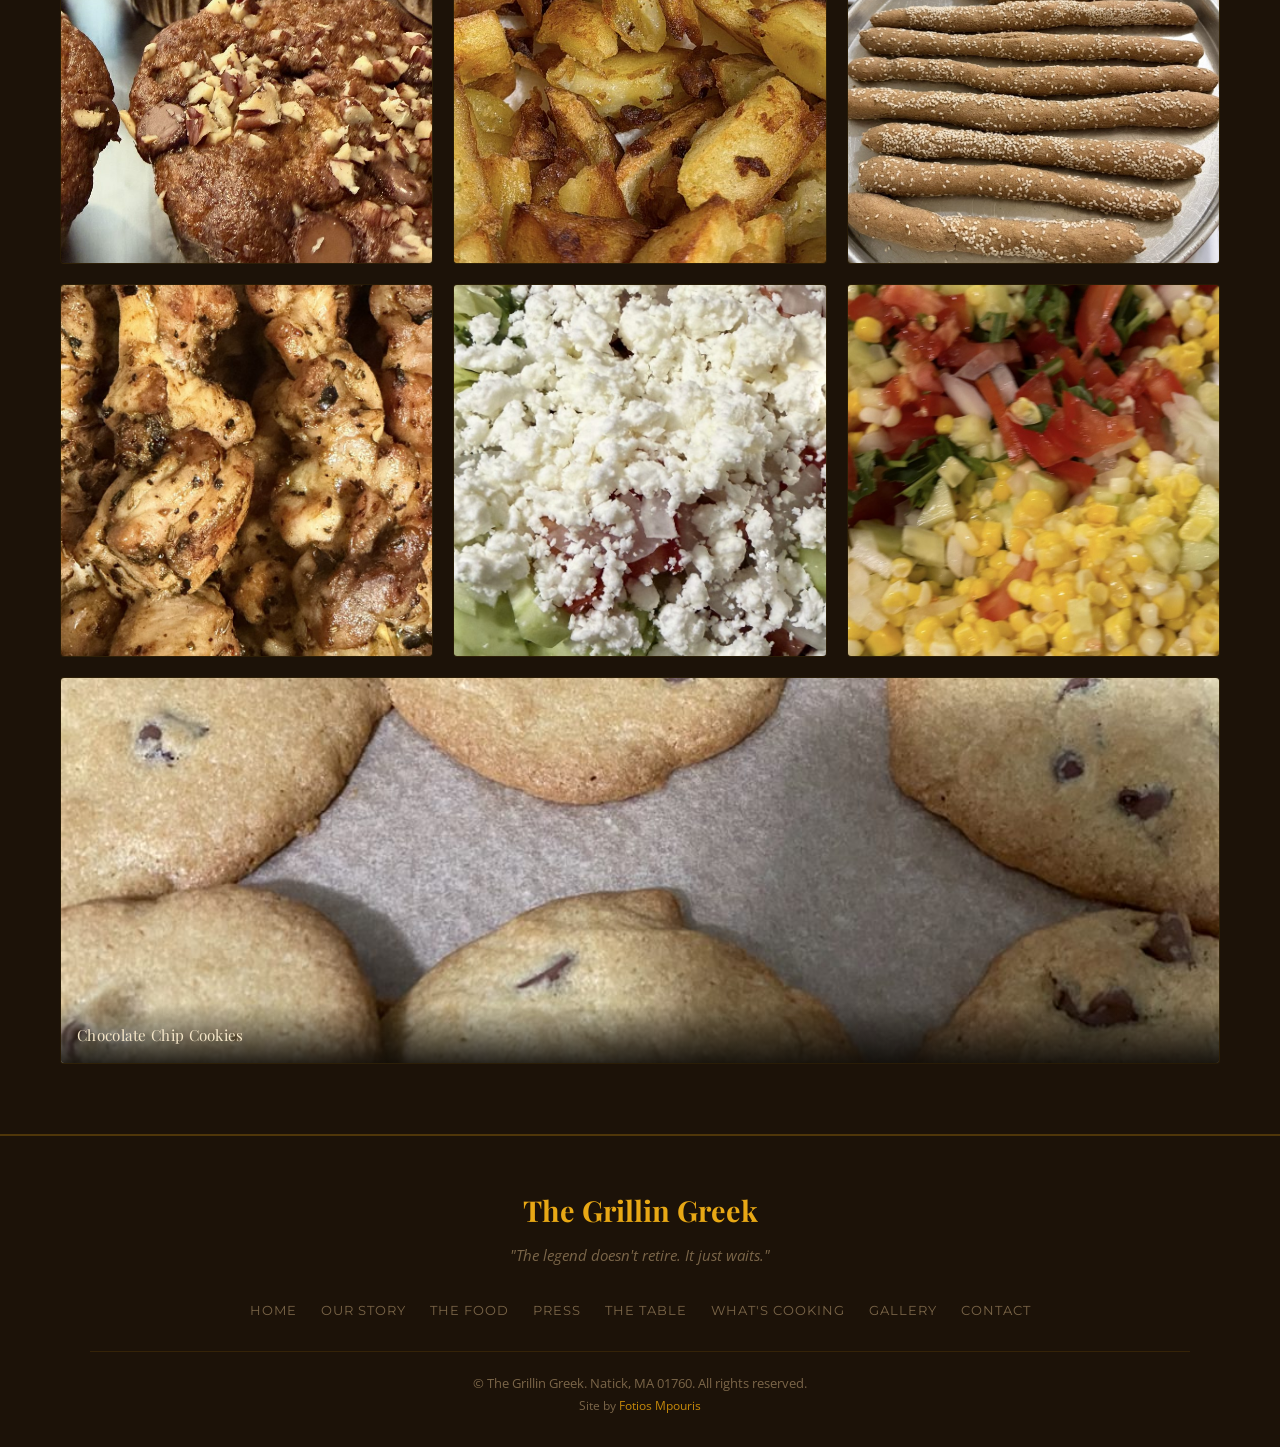
<file: gallery.html>
<!DOCTYPE html>
<html lang="en">
<head>
  <meta charset="UTF-8" />
  <meta name="viewport" content="width=device-width, initial-scale=1.0" />
  <title>Gallery — The Grillin Greek</title>
  <meta name="description" content="Real photos from The Grillin Greek kitchen: salads, sides, filo, the grill and the bakery." />
  <link rel="stylesheet" href="style.css" />
</head>
<body>

  <!-- Sticky Header + Nav -->
  <div class="site-header-sticky-container">
    <div class="top-banner">
      <div class="ticker-wrap">
        <div class="ticker-content">
          <span>Grilled over real fire</span>
          <span>Gourmet pizza, made by hand</span>
          <span>Salads piled high and built fresh</span>
          <span>Mom's Greek Dressing &middot; Still from scratch</span>
          <span>King Cupcake muffins &middot; Carrot, apple, zucchini, pumpkin</span>
          <span>Bread and breadsticks, baked here</span>
          <span>Community driven &middot; Natick, MA</span>
          <span>Want one in your community?</span>
          <span>Something's cooking &middot; Be the first to know</span>
          <span>Grilled over real fire</span>
          <span>Gourmet pizza, made by hand</span>
          <span>Salads piled high and built fresh</span>
          <span>Mom's Greek Dressing &middot; Still from scratch</span>
          <span>King Cupcake muffins &middot; Carrot, apple, zucchini, pumpkin</span>
          <span>Bread and breadsticks, baked here</span>
          <span>Community driven &middot; Natick, MA</span>
          <span>Want one in your community?</span>
          <span>Something's cooking &middot; Be the first to know</span>
        </div>
      </div>
    </div>

    <header>
      <div class="header-content">
        <div class="logo-group">
          <a href="index.html">
            <div class="logo-text">
              The Grillin Greek
            </div>
          </a>
        </div>
        <nav class="main-nav" aria-label="Main">
          <div class="main-nav-links">
            <a href="index.html">Home</a>
            <a href="about.html" >Our Story</a>
            <a href="mission.html">The Food</a>
            <a href="projects.html">Press</a>
            <a href="the-table.html">The Table</a>
            <a href="get-involved.html">What's Cooking</a>
            <a href="gallery.html" class="active">Gallery</a>
            <a href="contact.html">Contact</a>
          </div>
        </nav>
        <div class="header-right">
          <button class="hamburger" aria-label="Open menu">
            <div></div><div></div><div></div>
          </button>
        </div>
      </div>
    </header>
  </div>

  <!-- Page Hero -->
  <section class="page-hero gallery-hero-bg">
    <div class="page-hero-content">
      <p class="page-hero-sub">Straight from the Kitchen</p>
      <h1>Gallery</h1>
    </div>
  </section>

  <section class="section-medium" style="padding: 10px 0 0;">
    <div class="section-wrapper text-center" style="padding-bottom: 10px;">
      <p class="section-label">Real Food &middot; Real Kitchen &middot; No Filters Needed</p>
      <h2 class="section-title">A few cool shots.</h2>
      <div class="divider" style="margin: 16px auto 0;"></div>
    </div>

    <div class="food-gallery">
      <div class="food-gallery-item wide">
        <img src="images/gallery-greek-salad.jpg" alt="Greek salad with crumbled feta, chopped greens and red pepper in a black bowl" loading="lazy" />
        <span class="gallery-caption">The Greek Salad</span>
      </div>
      <div class="food-gallery-item">
        <img src="images/gallery-spiral-pie.jpg" alt="A golden coiled filo pie on a wooden counter" loading="lazy" />
        <span class="gallery-caption">Coiled Filo Pie</span>
      </div>
      <div class="food-gallery-item">
        <img src="images/gallery-lobster.jpg" alt="A bowl of fresh-picked lobster meat" loading="lazy" />
        <span class="gallery-caption">Lobster, Picked Fresh</span>
      </div>
      <div class="food-gallery-item">
        <img src="images/gallery-corn-salad.jpg" alt="Corn salad with sweet corn and grilled chicken pieces" loading="lazy" />
        <span class="gallery-caption">Corn Salad</span>
      </div>
      <div class="food-gallery-item">
        <img src="images/gallery-roast-eggplant.jpg" alt="Eggplant rounds roasting with mushrooms and herbs" loading="lazy" />
        <span class="gallery-caption">Roasted Eggplant</span>
      </div>
      <div class="food-gallery-item wide">
        <img src="images/gallery-roast-beef-salad.jpg" alt="Roast beef salad over crisp lettuce with tomato and feta" loading="lazy" />
        <span class="gallery-caption">Roast Beef Salad</span>
      </div>
      <div class="food-gallery-item">
        <img src="images/gallery-pastry-rolls.jpg" alt="Hand-rolled golden pastry baked side by side" loading="lazy" />
        <span class="gallery-caption">From the Oven</span>
      </div>
      <div class="food-gallery-item">
        <img src="images/gallery-cucumber-pepper-salad.jpg" alt="Diced cucumber and orange pepper salad in a white bowl" loading="lazy" />
        <span class="gallery-caption">Cucumber &amp; Pepper</span>
      </div>
      <div class="food-gallery-item">
        <img src="images/gallery-arugula.jpg" alt="A heap of fresh arugula leaves" loading="lazy" />
        <span class="gallery-caption">Fresh Arugula</span>
      </div>
      <div class="food-gallery-item">
        <img src="images/gallery-sweet-corn.jpg" alt="Sweet corn kernels, cut from the cob" loading="lazy" />
        <span class="gallery-caption">Sweet Corn</span>
      </div>
      <div class="food-gallery-item">
        <img src="images/gallery-rice-scallion.jpg" alt="Rice tossed with scallions and corn" loading="lazy" />
        <span class="gallery-caption">Rice with Scallions</span>
      </div>
      <div class="food-gallery-item">
        <img src="images/gallery-sauteed-greens.jpg" alt="Sautéed greens on a white plate" loading="lazy" />
        <span class="gallery-caption">Sautéed Greens</span>
      </div>
      <div class="food-gallery-item">
        <img src="images/gallery-crispy-sticks.jpg" alt="Golden crispy vegetable sticks on parchment" loading="lazy" />

      </div>
      <div class="food-gallery-item">
        <img src="images/gallery-photo-01.jpg" alt="Food from the Grillin' Greek kitchen" loading="lazy" />
      </div>
      <div class="food-gallery-item">
        <img src="images/gallery-photo-02.jpg" alt="Food from the Grillin' Greek kitchen" loading="lazy" />
      </div>
      <div class="food-gallery-item">
        <img src="images/gallery-photo-03.jpg" alt="Food from the Grillin' Greek kitchen" loading="lazy" />
      </div>
      <div class="food-gallery-item">
        <img src="images/gallery-photo-04.jpg" alt="Food from the Grillin' Greek kitchen" loading="lazy" />
      </div>
      <div class="food-gallery-item">
        <img src="images/gallery-photo-05.jpg" alt="Food from the Grillin' Greek kitchen" loading="lazy" />
      </div>
      <div class="food-gallery-item">
        <img src="images/gallery-photo-06.jpg" alt="Food from the Grillin' Greek kitchen" loading="lazy" />
      </div>
      <div class="food-gallery-item">
        <img src="images/gallery-photo-07.jpg" alt="Food from the Grillin' Greek kitchen" loading="lazy" />
      </div>
      <div class="food-gallery-item">
        <img src="images/gallery-photo-08.jpg" alt="Food from the Grillin' Greek kitchen" loading="lazy" />
      </div>
      <div class="food-gallery-item">
        <img src="images/gallery-photo-09.jpg" alt="Food from the Grillin' Greek kitchen" loading="lazy" />
      </div>
      <div class="food-gallery-item">
        <img src="images/gallery-photo-10.jpg" alt="Food from the Grillin' Greek kitchen" loading="lazy" />
      </div>
      <div class="food-gallery-item">
        <img src="images/gallery-photo-11.jpg" alt="Food from the Grillin' Greek kitchen" loading="lazy" />
      </div>
      <div class="food-gallery-item">
        <img src="images/gallery-photo-12.jpg" alt="Food from the Grillin' Greek kitchen" loading="lazy" />
      </div>
      <div class="food-gallery-item">
        <img src="images/gallery-photo-13.jpg" alt="Food from the Grillin' Greek kitchen" loading="lazy" />
      </div>
      <div class="food-gallery-item">
        <img src="images/gallery-photo-14.jpg" alt="Food from the Grillin' Greek kitchen" loading="lazy" />
      </div>
      <div class="food-gallery-item">
        <img src="images/gallery-photo-15.jpg" alt="Food from the Grillin' Greek kitchen" loading="lazy" />
      </div>
      <div class="food-gallery-item">
        <img src="images/gallery-photo-16.jpg" alt="Food from the Grillin' Greek kitchen" loading="lazy" />
      </div>
      <div class="food-gallery-item">
        <img src="images/gallery-photo-17.jpg" alt="Food from the Grillin' Greek kitchen" loading="lazy" />
      </div>
      <div class="food-gallery-item">
        <img src="images/gallery-photo-18.jpg" alt="Food from the Grillin' Greek kitchen" loading="lazy" />
      </div>
      <div class="food-gallery-item">
        <img src="images/gallery-photo-19.jpg" alt="Food from the Grillin' Greek kitchen" loading="lazy" />
      </div>
      <div class="food-gallery-item">
        <img src="images/gallery-photo-20.jpg" alt="Food from the Grillin' Greek kitchen" loading="lazy" />
      </div>
      <div class="food-gallery-item">
        <img src="images/gallery-photo-21.jpg" alt="Food from the Grillin' Greek kitchen" loading="lazy" />
      </div>
      <div class="food-gallery-item full">
        <img src="images/gallery-cookies.jpg" alt="Chocolate chip cookies cooling on parchment" loading="lazy" />
        <span class="gallery-caption">Chocolate Chip Cookies</span>
      </div>
    </div>
  </section>

  <footer>
    <div class="footer-inner">
      <div class="footer-logo">The Grillin Greek</div>
      <p class="footer-tagline">"The legend doesn't retire. It just waits."</p>
      <nav class="footer-nav">
        <a href="index.html">Home</a>
        <a href="about.html">Our Story</a>
        <a href="mission.html">The Food</a>
        <a href="projects.html">Press</a>
        <a href="the-table.html">The Table</a>
        <a href="get-involved.html">What's Cooking</a>
        <a href="gallery.html">Gallery</a>
        <a href="contact.html">Contact</a>
      </nav>
      <p class="footer-copyright">
        © The Grillin Greek. Natick, MA 01760. All rights reserved.<br>
        <span style="font-size:0.75rem;">
          Site by <a href="https://fotiosmpouris.com" target="_blank" rel="noopener" style="color:var(--gg-gold);">Fotios Mpouris</a>
        </span>
      </p>
    </div>
  </footer>

  <script src="script.js"></script>
</body>
</html>
</file>
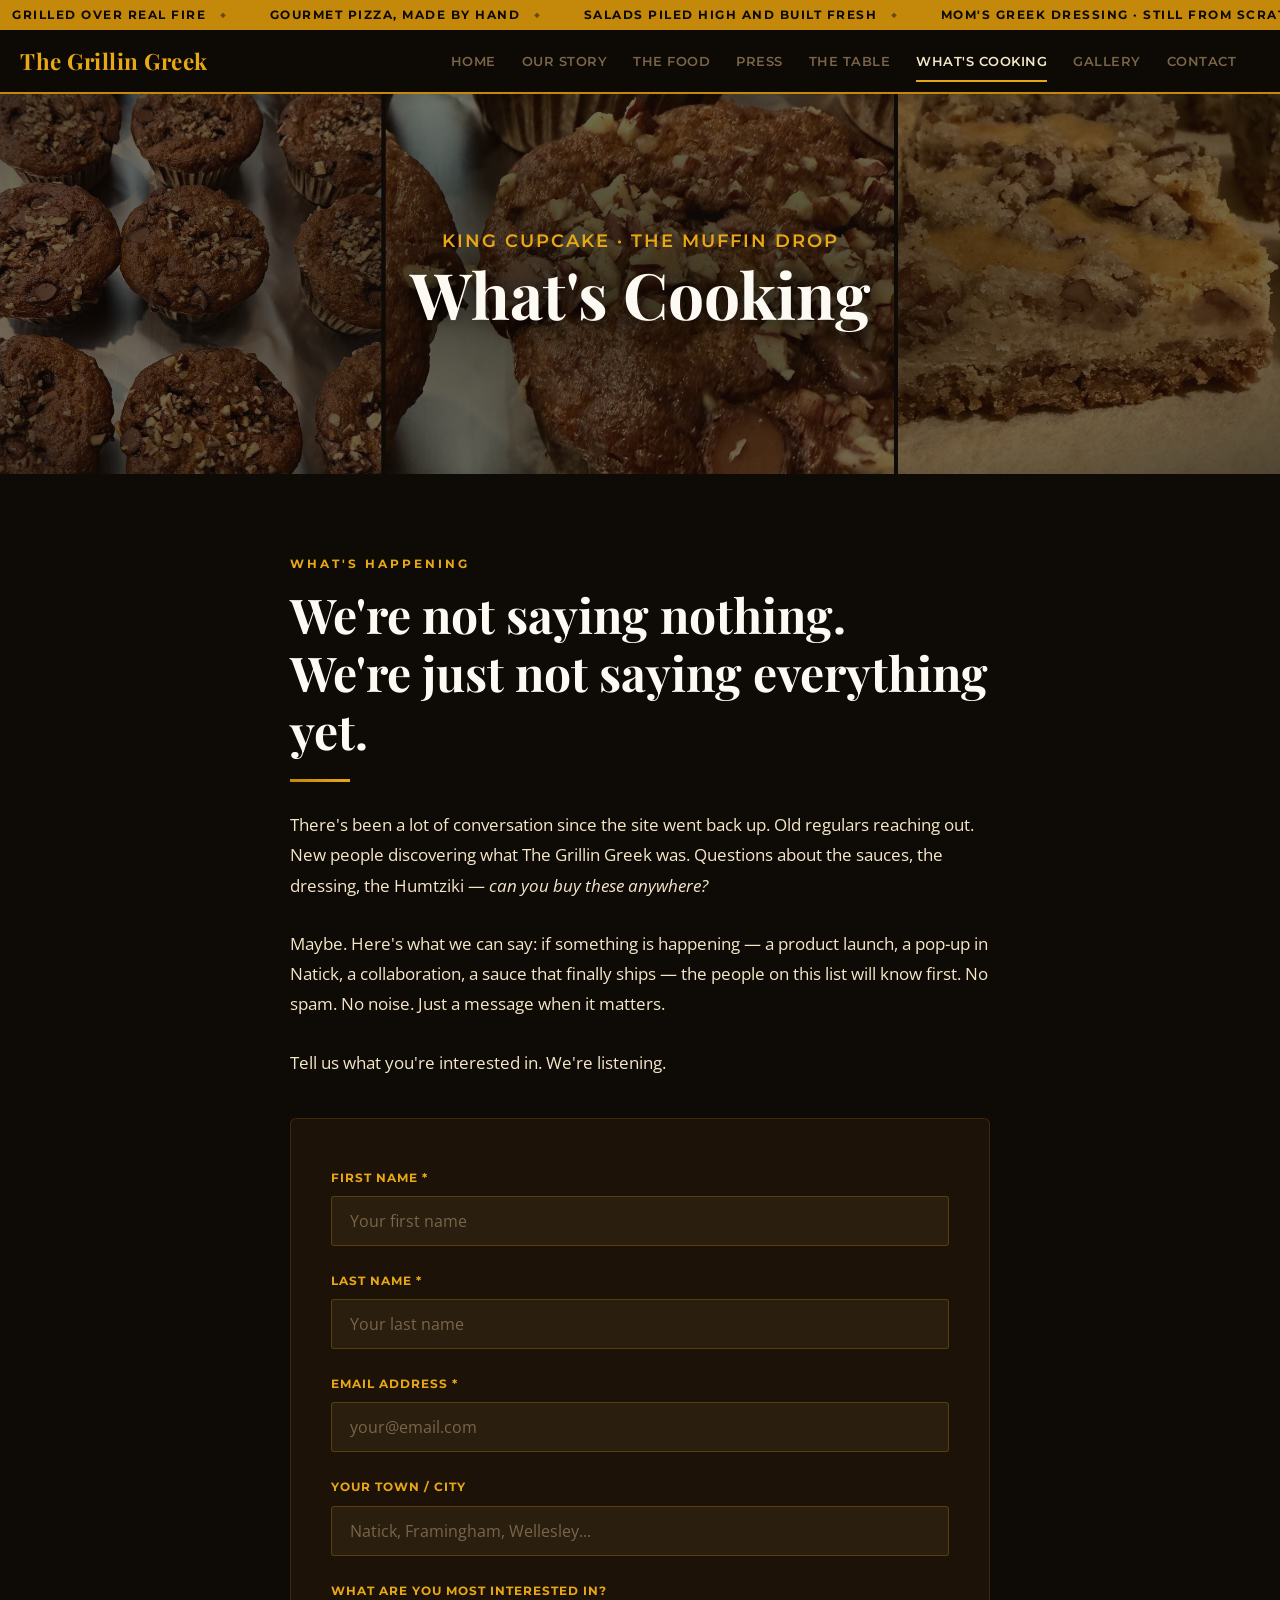
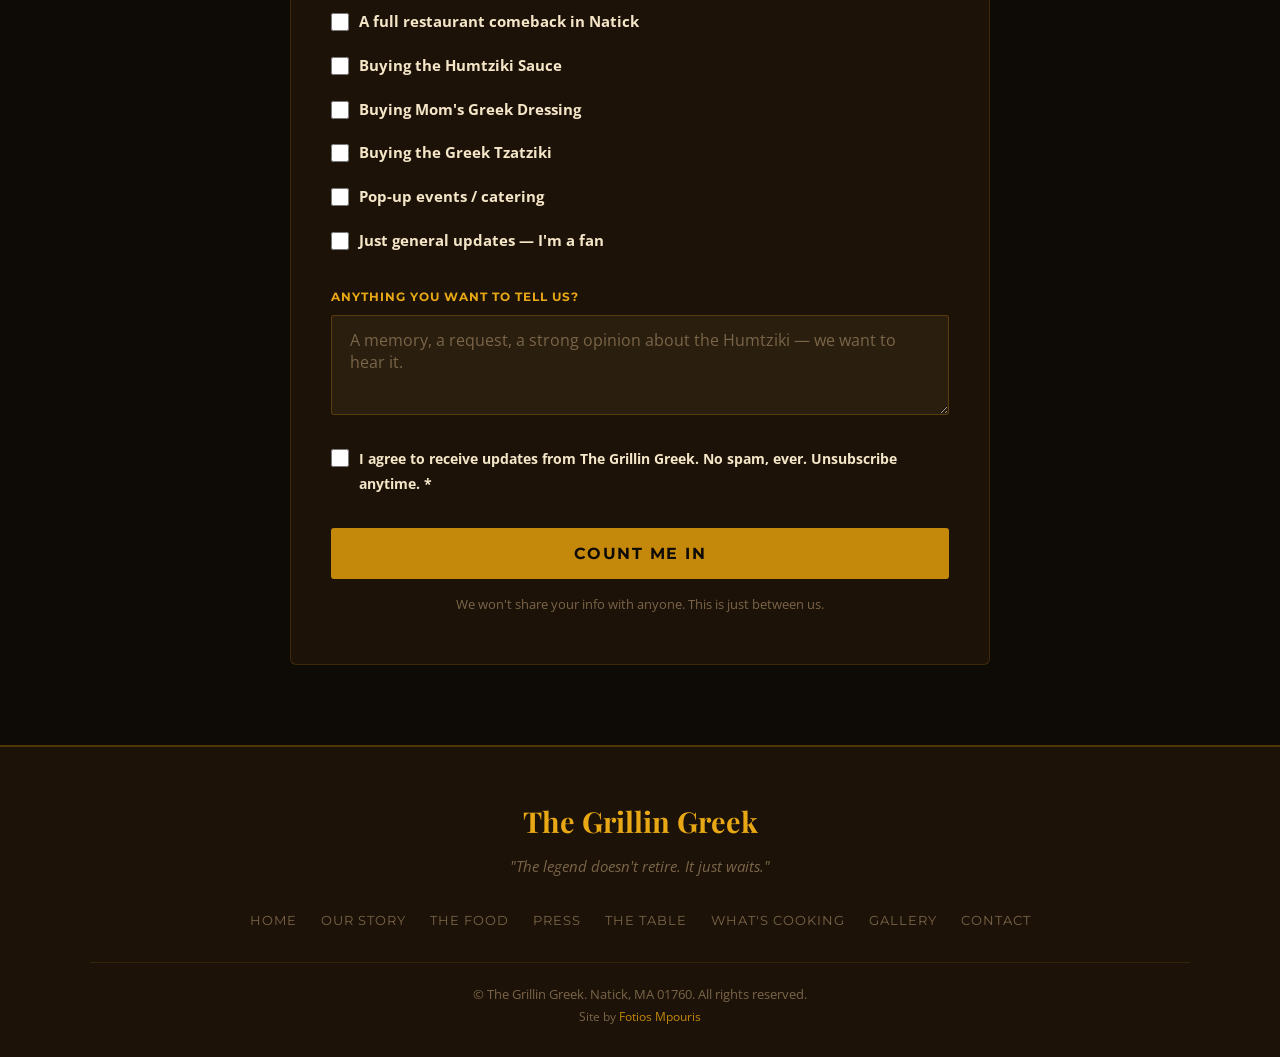
<file: get-involved.html>
<!DOCTYPE html>
<html lang="en">
<head>
  <meta charset="UTF-8" />
  <meta name="viewport" content="width=device-width, initial-scale=1.0" />
  <title>What's Cooking — The Grillin Greek</title>
  <meta name="description" content="Be First to Know if The Grillin Greek returns — pop-ups, products, or something new. Sign up for updates." />
  <link rel="stylesheet" href="style.css" />
</head>
<body>

  <!-- Sticky Header + Nav -->
  <div class="site-header-sticky-container">
    <div class="top-banner">
      <div class="ticker-wrap">
        <div class="ticker-content">
          <span>Grilled over real fire</span>
          <span>Gourmet pizza, made by hand</span>
          <span>Salads piled high and built fresh</span>
          <span>Mom's Greek Dressing &middot; Still from scratch</span>
          <span>King Cupcake muffins &middot; Carrot, apple, zucchini, pumpkin</span>
          <span>Bread and breadsticks, baked here</span>
          <span>Community driven &middot; Natick, MA</span>
          <span>Want one in your community?</span>
          <span>Something's cooking &middot; Be the first to know</span>
          <span>Grilled over real fire</span>
          <span>Gourmet pizza, made by hand</span>
          <span>Salads piled high and built fresh</span>
          <span>Mom's Greek Dressing &middot; Still from scratch</span>
          <span>King Cupcake muffins &middot; Carrot, apple, zucchini, pumpkin</span>
          <span>Bread and breadsticks, baked here</span>
          <span>Community driven &middot; Natick, MA</span>
          <span>Want one in your community?</span>
          <span>Something's cooking &middot; Be the first to know</span>
        </div>
      </div>
    </div>

    <header>
      <div class="header-content">
        <div class="logo-group">
          <a href="index.html">
            <div class="logo-text">
              The Grillin Greek
            </div>
          </a>
        </div>
        <nav class="main-nav" aria-label="Main">
          <div class="main-nav-links">
            <a href="index.html">Home</a>
            <a href="about.html">Our Story</a>
            <a href="mission.html">The Food</a>
            <a href="projects.html">Press</a>
            <a href="the-table.html">The Table</a>
            <a href="get-involved.html" class="active">What's Cooking</a>
            <a href="gallery.html">Gallery</a>
            <a href="contact.html">Contact</a>
          </div>
        </nav>
        <div class="header-right">
          <button class="hamburger" aria-label="Open menu">
            <div></div><div></div><div></div>
          </button>
        </div>
      </div>
    </header>
  </div>

  <!-- Page Hero -->
  <section class="page-hero loop-hero-bg">
    <div class="page-hero-content">
      <p class="page-hero-sub">King Cupcake &middot; The Muffin Drop</p>
      <h1>What's Cooking</h1>
    </div>
  </section>

  <!-- =========================================================
       MYSTERY COPY
       ========================================================= -->
  <section class="loop-section fade-in-section">
    <div class="section-wrapper">
      <p class="section-label">What's Happening</p>
      <h2 class="section-title">We're not saying nothing.<br>We're just not saying everything yet.</h2>
      <div class="divider"></div>
      <p class="section-body" style="margin-bottom: 28px;">
        There's been a lot of conversation since the site went back up.
        Old regulars reaching out. New people discovering what The Grillin Greek was.
        Questions about the sauces, the dressing, the Humtziki — <em>can you buy these anywhere?</em>
      </p>
      <p class="section-body" style="margin-bottom: 28px;">
        Maybe. Here's what we can say: if something is happening — a product launch,
        a pop-up in Natick, a collaboration, a sauce that finally ships —
        the people on this list will know first.
        No spam. No noise. Just a message when it matters.
      </p>
      <p class="section-body">
        Tell us what you're interested in. We're listening.
      </p>

      <!-- =====================================================
           INTEREST FORM — AWS Backend (subscribe form type)
           ===================================================== -->
      <form class="interest-form" id="interestForm">
        <div class="form-group">
          <label for="firstName">First Name *</label>
          <input type="text" id="firstName" name="firstName" placeholder="Your first name" required />
        </div>

        <div class="form-group">
          <label for="lastName">Last Name *</label>
          <input type="text" id="lastName" name="lastName" placeholder="Your last name" required />
        </div>

        <div class="form-group">
          <label for="email">Email Address *</label>
          <input type="email" id="email" name="email" placeholder="your@email.com" required />
        </div>

        <div class="form-group">
          <label for="city">Your Town / City</label>
          <input type="text" id="city" name="city" placeholder="Natick, Framingham, Wellesley..." />
        </div>

        <div class="form-group">
          <label>What are you most interested in?</label>
          <div class="checkbox-group">
            <label>
              <input type="checkbox" name="interest" value="comeback_restaurant" />
              A full restaurant comeback in Natick
            </label>
            <label>
              <input type="checkbox" name="interest" value="product_humtziki" />
              Buying the Humtziki Sauce
            </label>
            <label>
              <input type="checkbox" name="interest" value="product_dressing" />
              Buying Mom's Greek Dressing
            </label>
            <label>
              <input type="checkbox" name="interest" value="product_tzatziki" />
              Buying the Greek Tzatziki
            </label>
            <label>
              <input type="checkbox" name="interest" value="popup_event" />
              Pop-up events / catering
            </label>
            <label>
              <input type="checkbox" name="interest" value="general_updates" />
              Just general updates — I'm a fan
            </label>
          </div>
        </div>

        <div class="form-group">
          <label for="message">Anything you want to tell us?</label>
          <textarea id="message" name="message" placeholder="A memory, a request, a strong opinion about the Humtziki — we want to hear it."></textarea>
        </div>

        <div class="form-group">
          <label style="display:flex; align-items:flex-start; gap:10px; cursor:pointer; text-transform:none; letter-spacing:0; color:var(--gg-cream); font-size:0.9rem; font-family:'Open Sans',sans-serif;">
            <input type="checkbox" name="privacy_policy" required style="width:18px;height:18px;accent-color:var(--gg-amber);flex-shrink:0;padding:0;margin-top:2px;" />
            <span>I agree to receive updates from The Grillin Greek. No spam, ever. Unsubscribe anytime. *</span>
          </label>
        </div>

        <button type="submit" class="form-submit-btn">Count Me In</button>
        <p class="form-note">We won't share your info with anyone. This is just between us.</p>
      </form>
    </div>
  </section>

  <!-- Footer -->
  <footer>
    <div class="footer-inner">
      <div class="footer-logo">The Grillin Greek</div>
      <p class="footer-tagline">"The legend doesn't retire. It just waits."</p>
      <nav class="footer-nav">
        <a href="index.html">Home</a>
        <a href="about.html">Our Story</a>
        <a href="mission.html">The Food</a>
        <a href="projects.html">Press</a>
        <a href="the-table.html">The Table</a>
        <a href="get-involved.html">What's Cooking</a>
        <a href="gallery.html">Gallery</a>
        <a href="contact.html">Contact</a>
      </nav>
      <p class="footer-copyright">
        © The Grillin Greek. Natick, MA 01760. All rights reserved.<br>
        <span style="font-size:0.75rem;">
          Site by <a href="https://fotiosmpouris.com" target="_blank" rel="noopener" style="color:var(--gg-gold);">Fotios Mpouris</a>
        </span>
      </p>
    </div>
  </footer>

  <script src="script.js"></script>
</body>
</html>
</file>
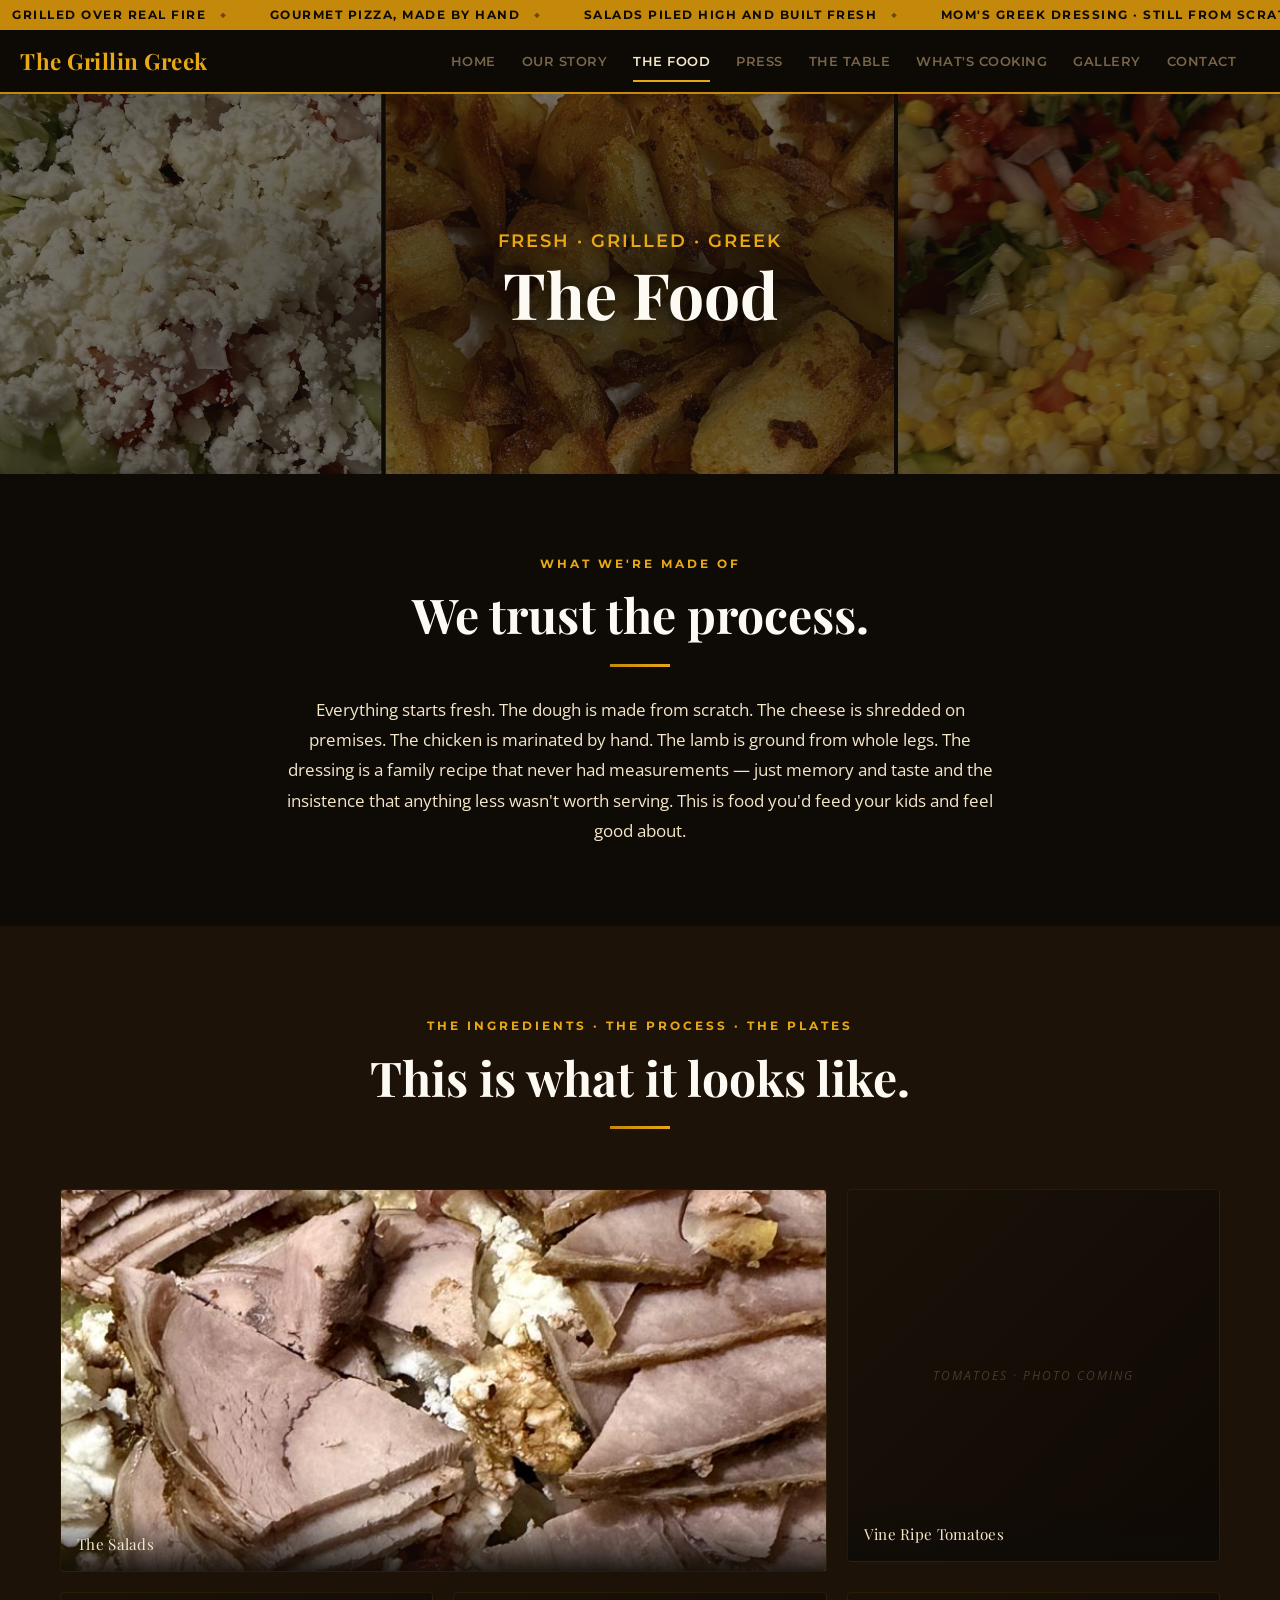
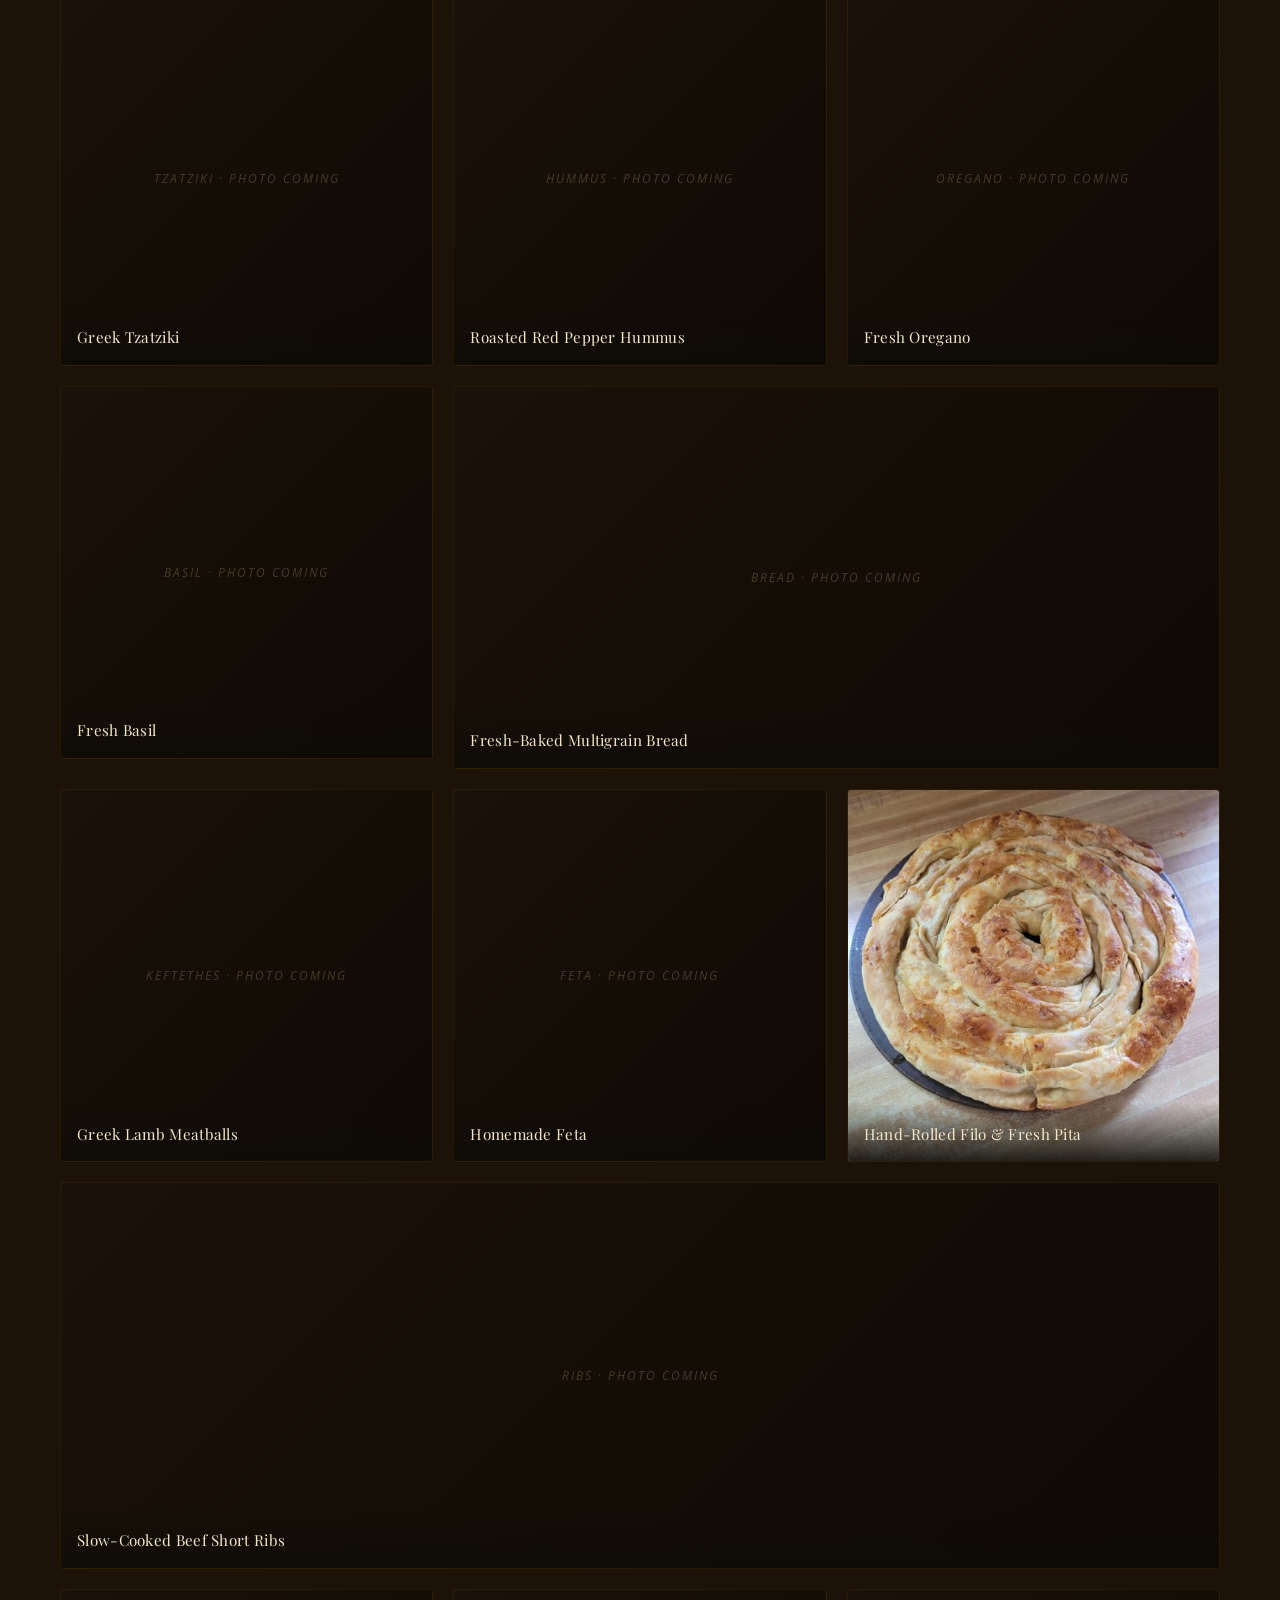
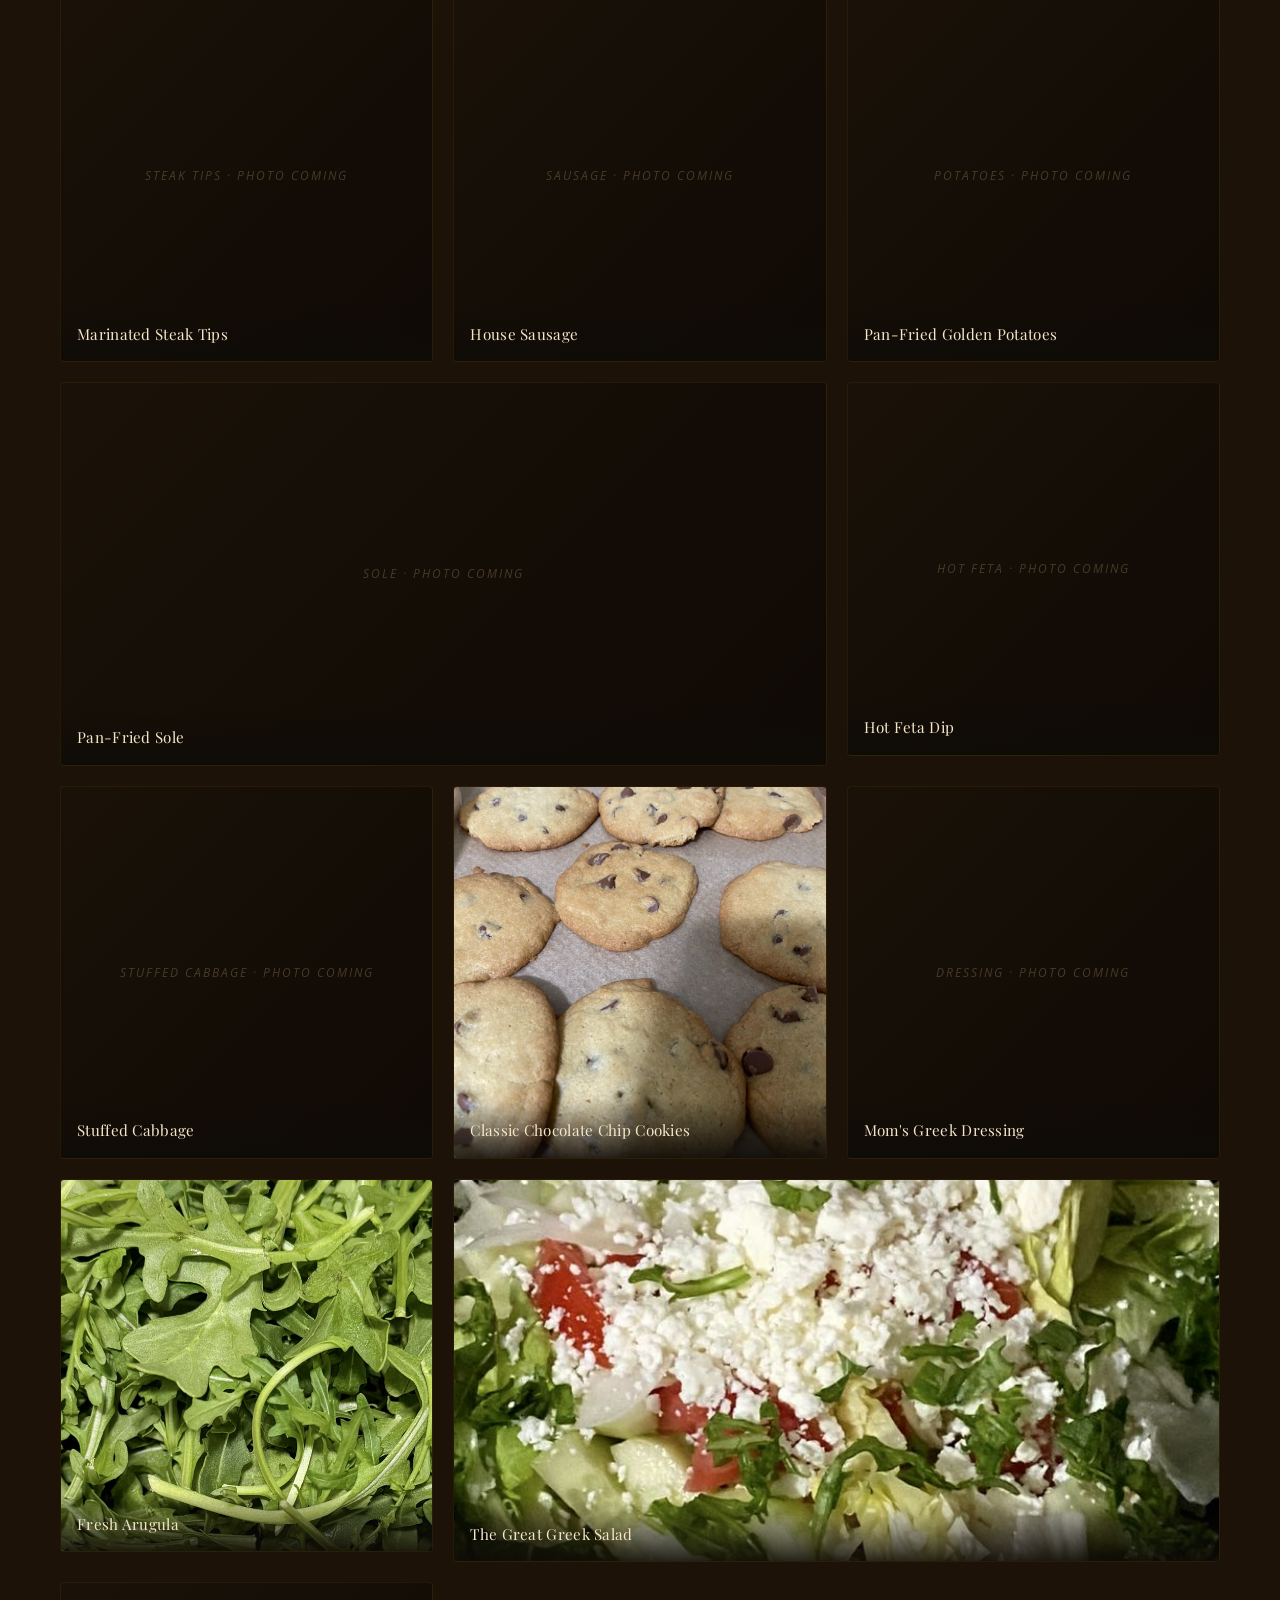
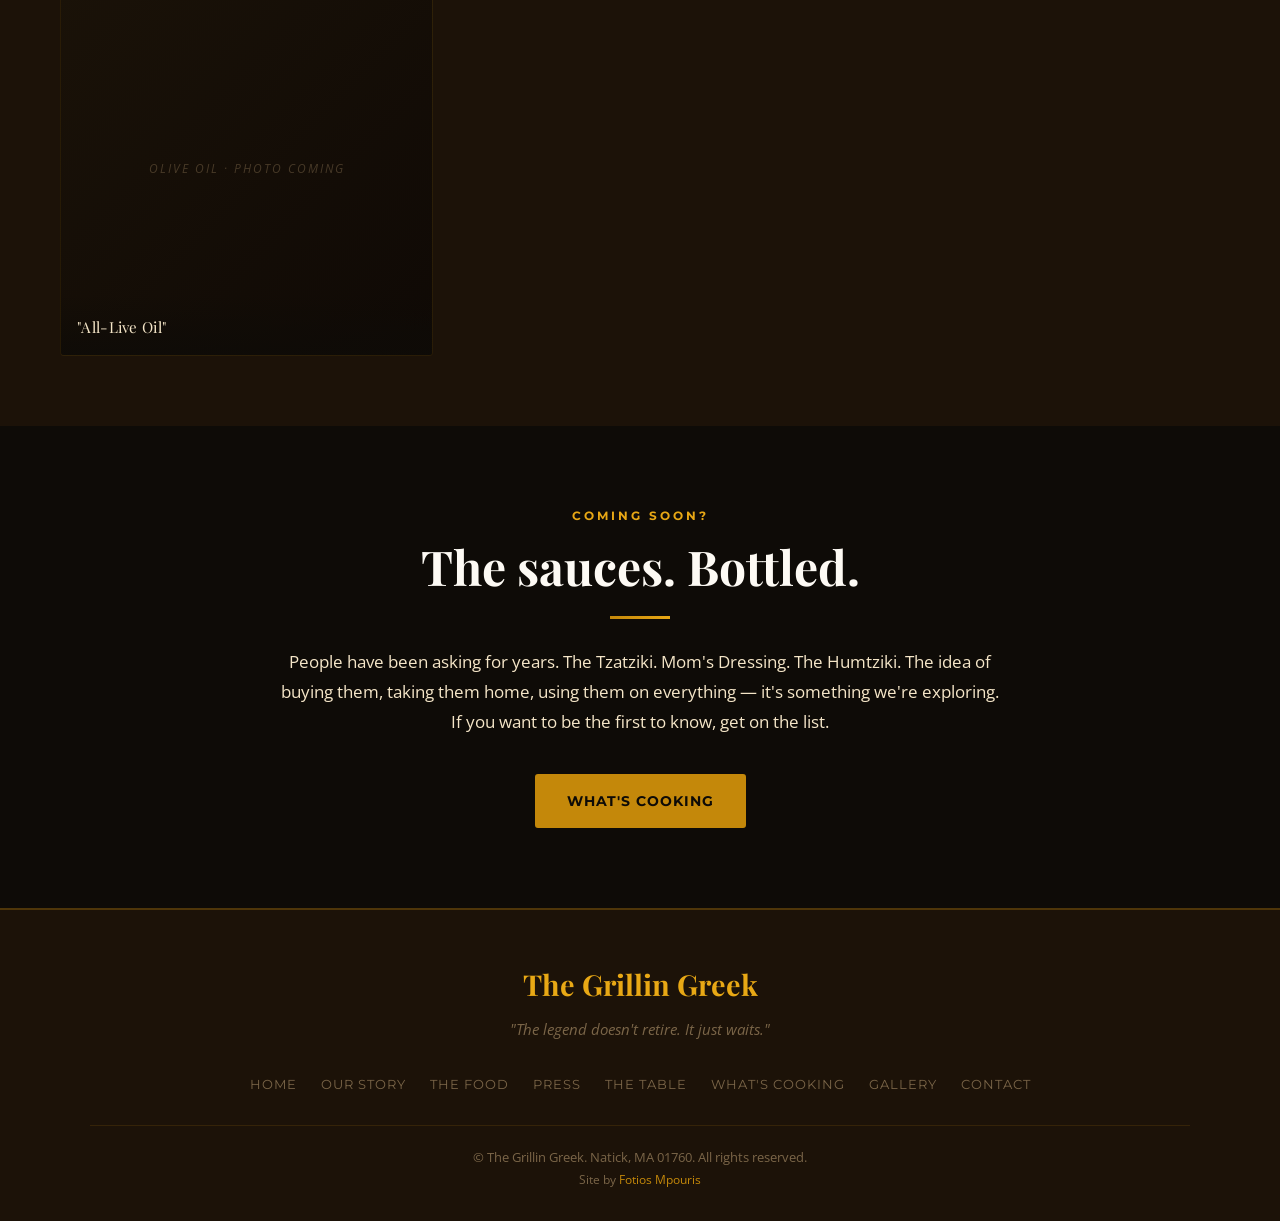
<file: mission.html>
<!DOCTYPE html>
<html lang="en">
<head>
  <meta charset="UTF-8" />
  <meta name="viewport" content="width=device-width, initial-scale=1.0" />
  <title>The Food &mdash; The Grillin Greek</title>
  <meta name="description" content="Fresh ingredients. Scratch-made everything. This is what The Grillin Greek food looks like." />
  <link rel="stylesheet" href="style.css" />
</head>
<body>

  <!-- Sticky Header + Nav -->
  <div class="site-header-sticky-container">
    <div class="top-banner">
      <div class="ticker-wrap">
        <div class="ticker-content">
          <span>Grilled over real fire</span>
          <span>Gourmet pizza, made by hand</span>
          <span>Salads piled high and built fresh</span>
          <span>Mom's Greek Dressing &middot; Still from scratch</span>
          <span>King Cupcake muffins &middot; Carrot, apple, zucchini, pumpkin</span>
          <span>Bread and breadsticks, baked here</span>
          <span>Community driven &middot; Natick, MA</span>
          <span>Want one in your community?</span>
          <span>Something's cooking &middot; Be the first to know</span>
          <span>Grilled over real fire</span>
          <span>Gourmet pizza, made by hand</span>
          <span>Salads piled high and built fresh</span>
          <span>Mom's Greek Dressing &middot; Still from scratch</span>
          <span>King Cupcake muffins &middot; Carrot, apple, zucchini, pumpkin</span>
          <span>Bread and breadsticks, baked here</span>
          <span>Community driven &middot; Natick, MA</span>
          <span>Want one in your community?</span>
          <span>Something's cooking &middot; Be the first to know</span>
        </div>
      </div>
    </div>

    <header>
      <div class="header-content">
        <div class="logo-group">
          <a href="index.html">
            <div class="logo-text">
              The Grillin Greek
            </div>
          </a>
        </div>
        <nav class="main-nav" aria-label="Main">
          <div class="main-nav-links">
            <a href="index.html">Home</a>
            <a href="about.html">Our Story</a>
            <a href="mission.html" class="active">The Food</a>
            <a href="projects.html">Press</a>
            <a href="the-table.html">The Table</a>
            <a href="get-involved.html">What's Cooking</a>
            <a href="gallery.html">Gallery</a>
            <a href="contact.html">Contact</a>
          </div>
        </nav>
        <div class="header-right">
          <button class="hamburger" aria-label="Open menu">
            <div></div><div></div><div></div>
          </button>
        </div>
      </div>
    </header>
  </div>

  <!-- Page Hero -->
  <section class="page-hero food-hero-bg">
    <div class="page-hero-content">
      <p class="page-hero-sub">Fresh &middot; Grilled &middot; Greek</p>
      <h1>The Food</h1>
    </div>
  </section>

  <!-- =========================================================
       INTRO
       ========================================================= -->
  <section class="section-dark fade-in-section">
    <div class="section-wrapper text-center">
      <p class="section-label">What We're Made Of</p>
      <h2 class="section-title">We trust the process.</h2>
      <div class="divider" style="margin: 16px auto 28px;"></div>
      <p class="section-body" style="margin: 0 auto;">
        Everything starts fresh. The dough is made from scratch. The cheese is shredded on premises.
        The chicken is marinated by hand. The lamb is ground from whole legs. The dressing is a family
        recipe that never had measurements &mdash; just memory and taste and the insistence that anything
        less wasn't worth serving. This is food you'd feed your kids and feel good about.
      </p>
    </div>
  </section>

  <!-- =========================================================
       FOOD GALLERY — image grid with placeholders
       ========================================================= -->
  <section class="section-medium" style="padding: 10px 0 0;">
    <div class="section-wrapper text-center" style="padding-bottom: 10px;">
      <p class="section-label">The Ingredients &middot; The Process &middot; The Plates</p>
      <h2 class="section-title">This is what it looks like.</h2>
      <div class="divider" style="margin: 16px auto 0;"></div>
    </div>

    <div class="food-gallery">

      <!-- Row 1: wide + square -->
      <div class="food-gallery-item wide">
        <img src="images/gallery-roast-beef-salad.jpg" alt="Roast beef salad over crisp lettuce with tomato and feta, in a steel mixing bowl" loading="lazy" />
        <span class="gallery-caption">The Salads</span>
      </div>
      <div class="food-gallery-item">
        <!-- Drop image: images/gallery-tomatoes.jpg -->
        <span class="gallery-ph">tomatoes &middot; photo coming</span>
        <span class="gallery-caption">Vine Ripe Tomatoes</span>
      </div>

      <!-- Row 2: three squares -->
      <div class="food-gallery-item">
        <!-- Drop image: images/gallery-tzatziki.jpg -->
        <span class="gallery-ph">tzatziki &middot; photo coming</span>
        <span class="gallery-caption">Greek Tzatziki</span>
      </div>
      <div class="food-gallery-item">
        <!-- Drop image: images/gallery-hummus.jpg -->
        <span class="gallery-ph">hummus &middot; photo coming</span>
        <span class="gallery-caption">Roasted Red Pepper Hummus</span>
      </div>
      <div class="food-gallery-item">
        <!-- Drop image: images/gallery-oregano.jpg -->
        <span class="gallery-ph">oregano &middot; photo coming</span>
        <span class="gallery-caption">Fresh Oregano</span>
      </div>

      <!-- Row 3: square + wide -->
      <div class="food-gallery-item">
        <!-- Drop image: images/gallery-basil.jpg -->
        <span class="gallery-ph">basil &middot; photo coming</span>
        <span class="gallery-caption">Fresh Basil</span>
      </div>
      <div class="food-gallery-item wide">
        <!-- Drop image: images/gallery-bread.jpg -->
        <span class="gallery-ph">bread &middot; photo coming</span>
        <span class="gallery-caption">Fresh-Baked Multigrain Bread</span>
      </div>

      <!-- Row 4: three squares -->
      <div class="food-gallery-item">
        <!-- Drop image: images/gallery-keftethes.jpg -->
        <span class="gallery-ph">keftethes &middot; photo coming</span>
        <span class="gallery-caption">Greek Lamb Meatballs</span>
      </div>
      <div class="food-gallery-item">
        <!-- Drop image: images/gallery-feta.jpg -->
        <span class="gallery-ph">feta &middot; photo coming</span>
        <span class="gallery-caption">Homemade Feta</span>
      </div>
      <div class="food-gallery-item">
        <img src="images/gallery-spiral-pie.jpg" alt="A golden coiled filo pie, fresh out of the oven on a wooden counter" loading="lazy" />
        <span class="gallery-caption">Hand-Rolled Filo &amp; Fresh Pita</span>
      </div>

      <!-- Row 5: full width -->
      <div class="food-gallery-item full">
        <!-- Drop image: images/gallery-ribs.jpg -->
        <span class="gallery-ph">ribs &middot; photo coming</span>
        <span class="gallery-caption">Slow-Cooked Beef Short Ribs</span>
      </div>

      <!-- Row 6: three squares -->
      <div class="food-gallery-item">
        <!-- Drop image: images/gallery-steak.jpg -->
        <span class="gallery-ph">steak tips &middot; photo coming</span>
        <span class="gallery-caption">Marinated Steak Tips</span>
      </div>
      <div class="food-gallery-item">
        <!-- Drop image: images/gallery-sausage.jpg -->
        <span class="gallery-ph">sausage &middot; photo coming</span>
        <span class="gallery-caption">House Sausage</span>
      </div>
      <div class="food-gallery-item">
        <!-- Drop image: images/gallery-potatoes.jpg -->
        <span class="gallery-ph">potatoes &middot; photo coming</span>
        <span class="gallery-caption">Pan-Fried Golden Potatoes</span>
      </div>

      <!-- Row 7: wide + square -->
      <div class="food-gallery-item wide">
        <!-- Drop image: images/gallery-sole.jpg -->
        <span class="gallery-ph">sole &middot; photo coming</span>
        <span class="gallery-caption">Pan-Fried Sole</span>
      </div>
      <div class="food-gallery-item">
        <!-- Drop image: images/gallery-hotfeta.jpg -->
        <span class="gallery-ph">hot feta &middot; photo coming</span>
        <span class="gallery-caption">Hot Feta Dip</span>
      </div>

      <!-- Row 8: three squares -->
      <div class="food-gallery-item">
        <!-- Drop image: images/gallery-cabbage.jpg -->
        <span class="gallery-ph">stuffed cabbage &middot; photo coming</span>
        <span class="gallery-caption">Stuffed Cabbage</span>
      </div>
      <div class="food-gallery-item">
        <img src="images/gallery-cookies.jpg" alt="Chocolate chip cookies cooling on parchment" loading="lazy" />
        <span class="gallery-caption">Classic Chocolate Chip Cookies</span>
      </div>
      <div class="food-gallery-item">
        <!-- Drop image: images/gallery-dressing.jpg -->
        <span class="gallery-ph">dressing &middot; photo coming</span>
        <span class="gallery-caption">Mom's Greek Dressing</span>
      </div>

      <!-- Row 9: square + wide -->
      <div class="food-gallery-item">
        <img src="images/gallery-arugula.jpg" alt="A heap of fresh arugula leaves" loading="lazy" />
        <span class="gallery-caption">Fresh Arugula</span>
      </div>
      <div class="food-gallery-item wide">
        <img src="images/gallery-greek-salad.jpg" alt="Greek salad with crumbled feta, chopped greens and red pepper in a black bowl, cucumber salad on the side" loading="lazy" />
        <span class="gallery-caption">The Great Greek Salad</span>
      </div>

      <!-- Row 10: square for olive oil label -->
      <div class="food-gallery-item">
        <!-- Drop image: images/gallery-oliveoil.jpg -->
        <span class="gallery-ph">olive oil &middot; photo coming</span>
        <span class="gallery-caption">"All-Live Oil"</span>
      </div>

    </div>
  </section>

  <!-- =========================================================
       PRODUCTS TEASER
       ========================================================= -->
  <section class="section-dark fade-in-section">
    <div class="section-wrapper text-center">
      <p class="section-label">Coming Soon?</p>
      <h2 class="section-title">The sauces. Bottled.</h2>
      <div class="divider" style="margin: 16px auto 28px;"></div>
      <p class="section-body" style="margin: 0 auto 36px;">
        People have been asking for years. The Tzatziki. Mom's Dressing. The Humtziki.
        The idea of buying them, taking them home, using them on everything &mdash;
        it's something we're exploring. If you want to be the first to know, get on the list.
      </p>
      <a href="get-involved.html" class="btn btn-gold">What's Cooking</a>
    </div>
  </section>

  <!-- Footer -->
  <footer>
    <div class="footer-inner">
      <div class="footer-logo">The Grillin Greek</div>
      <p class="footer-tagline">"The legend doesn't retire. It just waits."</p>
      <nav class="footer-nav">
        <a href="index.html">Home</a>
        <a href="about.html">Our Story</a>
        <a href="mission.html">The Food</a>
        <a href="projects.html">Press</a>
        <a href="the-table.html">The Table</a>
        <a href="get-involved.html">What's Cooking</a>
        <a href="gallery.html">Gallery</a>
        <a href="contact.html">Contact</a>
      </nav>
      <p class="footer-copyright">
        &copy; The Grillin Greek. Natick, MA 01760. All rights reserved.<br>
        <span style="font-size:0.75rem;">
          Site by <a href="https://fotiosmpouris.com" target="_blank" rel="noopener" style="color:var(--gg-gold);">Fotios Mpouris</a>
        </span>
      </p>
    </div>
  </footer>

  <script src="script.js"></script>
</body>
</html>
</file>
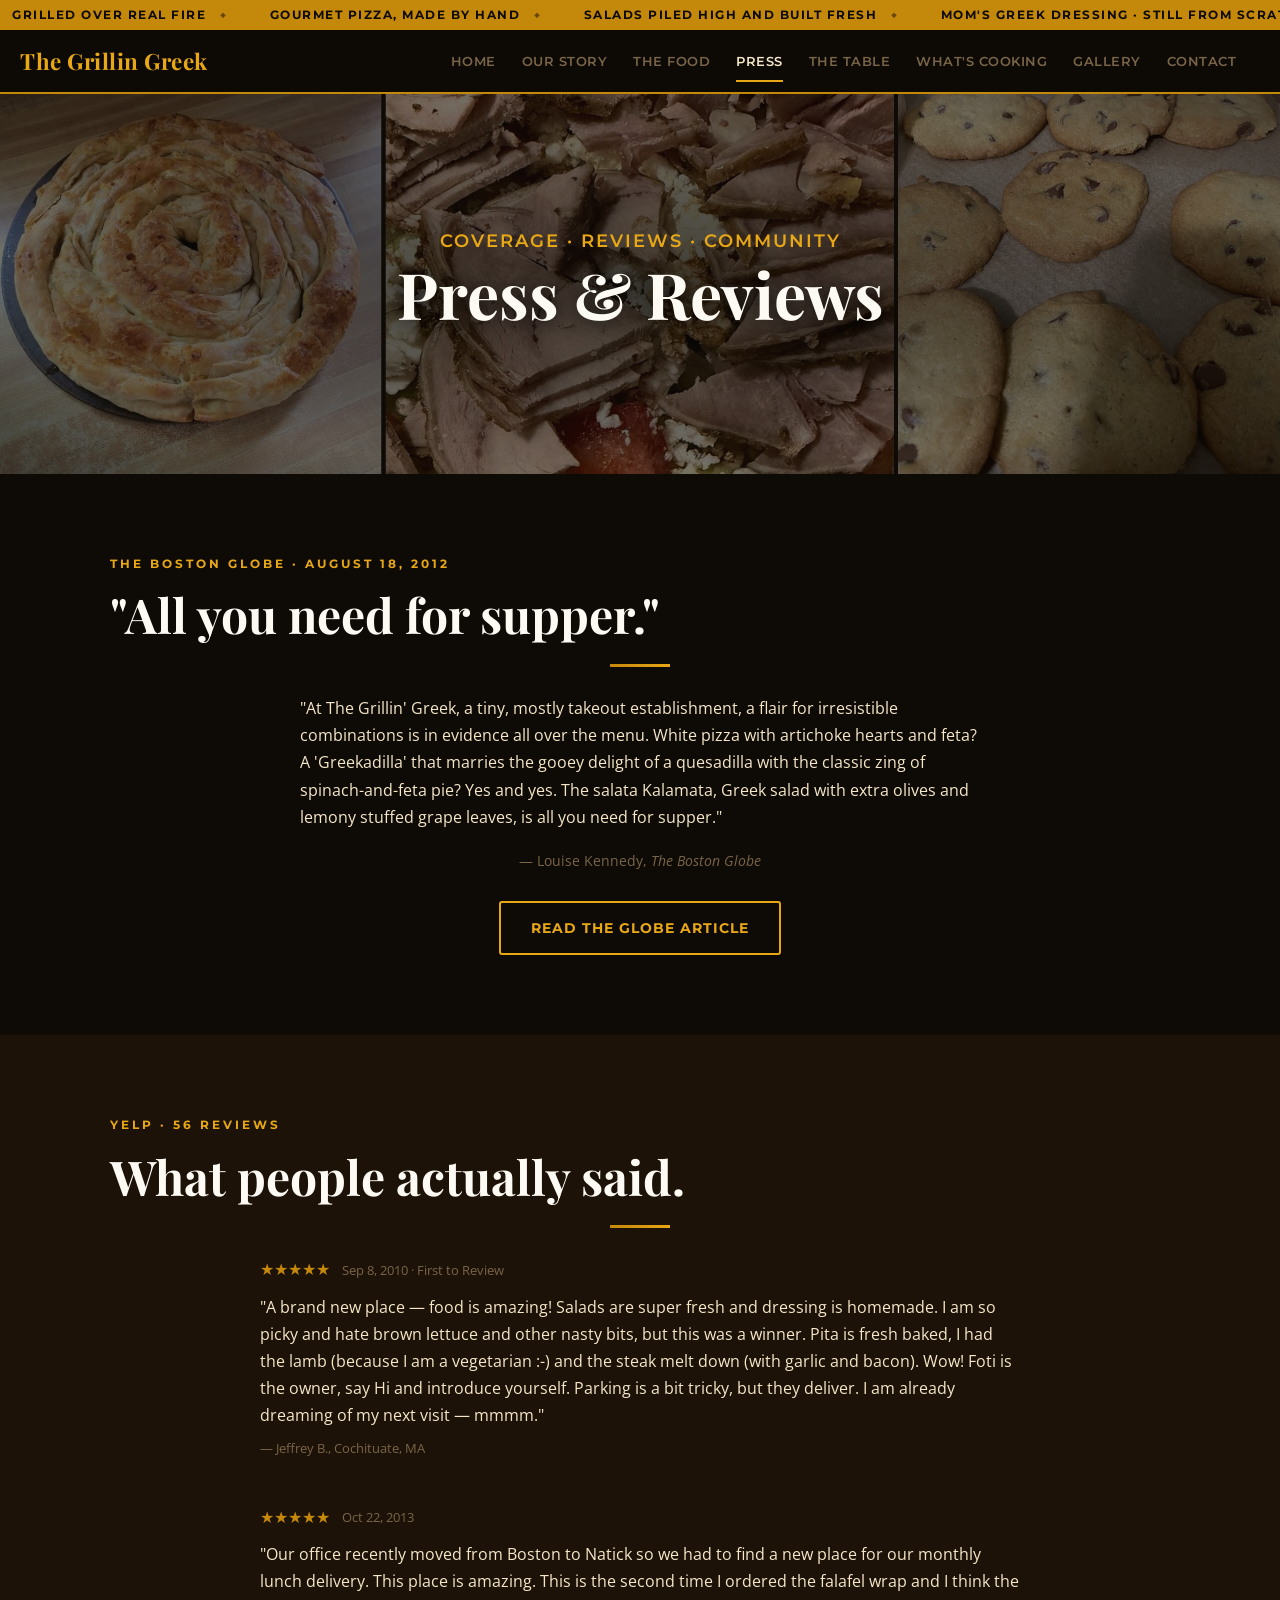
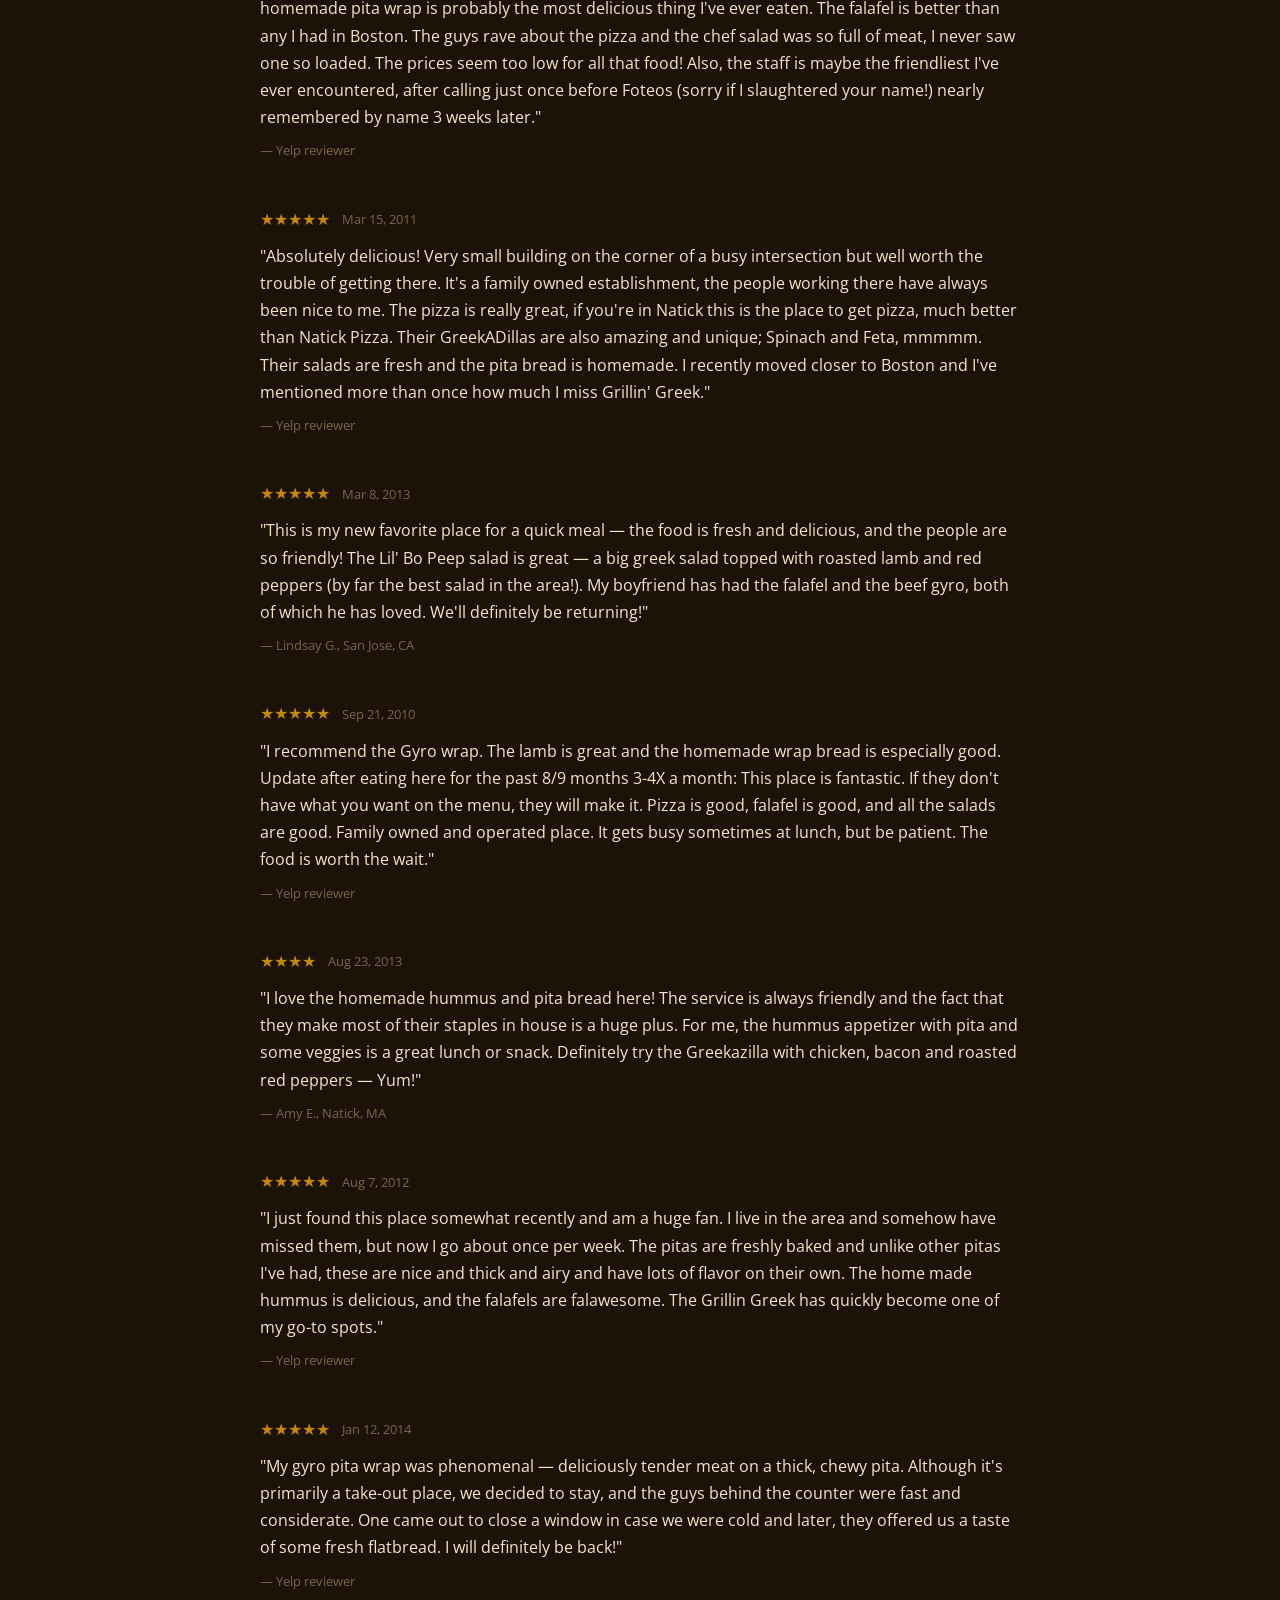
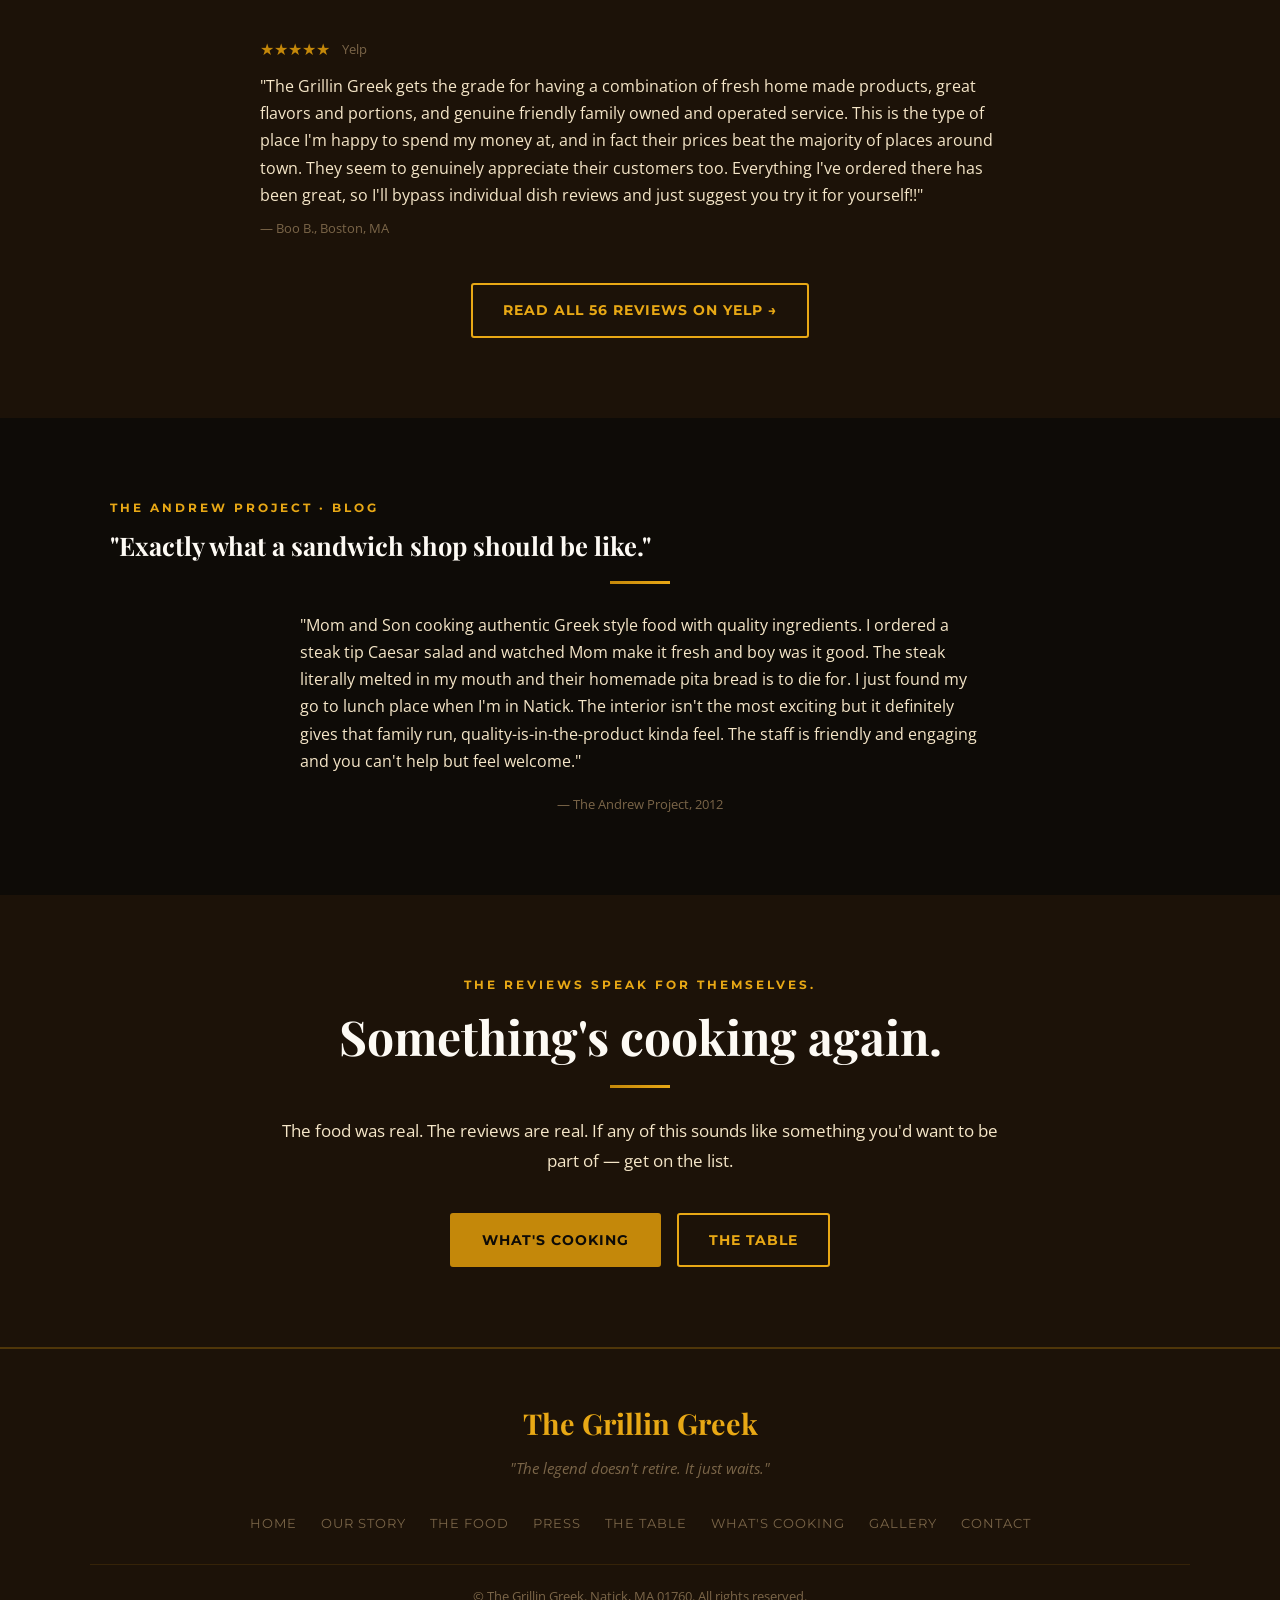
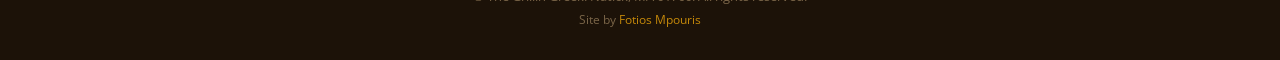
<file: projects.html>
<!DOCTYPE html>
<html lang="en">
<head>
  <meta charset="UTF-8" />
  <meta name="viewport" content="width=device-width, initial-scale=1.0" />
  <title>Press &amp; Reviews &mdash; The Grillin Greek</title>
  <meta name="description" content="Real press coverage, real reviews. The Boston Globe, Yelp, and the people who kept coming back." />
  <link rel="stylesheet" href="style.css" />
</head>
<body>

  <!-- Sticky Header + Nav -->
  <div class="site-header-sticky-container">
    <div class="top-banner">
      <div class="ticker-wrap">
        <div class="ticker-content">
          <span>Grilled over real fire</span>
          <span>Gourmet pizza, made by hand</span>
          <span>Salads piled high and built fresh</span>
          <span>Mom's Greek Dressing &middot; Still from scratch</span>
          <span>King Cupcake muffins &middot; Carrot, apple, zucchini, pumpkin</span>
          <span>Bread and breadsticks, baked here</span>
          <span>Community driven &middot; Natick, MA</span>
          <span>Want one in your community?</span>
          <span>Something's cooking &middot; Be the first to know</span>
          <span>Grilled over real fire</span>
          <span>Gourmet pizza, made by hand</span>
          <span>Salads piled high and built fresh</span>
          <span>Mom's Greek Dressing &middot; Still from scratch</span>
          <span>King Cupcake muffins &middot; Carrot, apple, zucchini, pumpkin</span>
          <span>Bread and breadsticks, baked here</span>
          <span>Community driven &middot; Natick, MA</span>
          <span>Want one in your community?</span>
          <span>Something's cooking &middot; Be the first to know</span>
        </div>
      </div>
    </div>

    <header>
      <div class="header-content">
        <div class="logo-group">
          <a href="index.html">
            <div class="logo-text">
              The Grillin Greek
            </div>
          </a>
        </div>
        <nav class="main-nav" aria-label="Main">
          <div class="main-nav-links">
            <a href="index.html">Home</a>
            <a href="about.html">Our Story</a>
            <a href="mission.html">The Food</a>
            <a href="projects.html" class="active">Press</a>
            <a href="the-table.html">The Table</a>
            <a href="get-involved.html">What's Cooking</a>
            <a href="gallery.html">Gallery</a>
            <a href="contact.html">Contact</a>
          </div>
        </nav>
        <div class="header-right">
          <button class="hamburger" aria-label="Open menu">
            <div></div><div></div><div></div>
          </button>
        </div>
      </div>
    </header>
  </div>

  <!-- Page Hero -->
  <section class="page-hero" style="background-image: url('images/banner-press.jpg');">
    <div class="page-hero-content">
      <p class="page-hero-sub">Coverage &middot; Reviews &middot; Community</p>
      <h1>Press &amp; Reviews</h1>
    </div>
  </section>

  <!-- =========================================================
       THE BOSTON GLOBE
       ========================================================= -->
  <section class="section-dark fade-in-section">
    <div class="section-wrapper">
      <p class="section-label">The Boston Globe &middot; August 18, 2012</p>
      <h2 class="section-title">"All you need for supper."</h2>
      <div class="divider" style="margin: 16px auto 28px;"></div>
      <blockquote style="max-width: 680px; margin: 0 auto;">
        "At The Grillin' Greek, a tiny, mostly takeout establishment, a flair for irresistible
        combinations is in evidence all over the menu. White pizza with artichoke hearts and feta?
        A 'Greekadilla' that marries the gooey delight of a quesadilla with the classic zing of
        spinach-and-feta pie? Yes and yes. The salata Kalamata, Greek salad with extra olives and
        lemony stuffed grape leaves, is all you need for supper."
      </blockquote>
      <p style="text-align: center; margin-top: 18px; color: var(--gg-stone); font-size: 0.88rem;">
        &mdash; Louise Kennedy, <em>The Boston Globe</em>
      </p>
      <div style="text-align: center; margin-top: 28px;">
        <a href="https://www.bostonglobe.com/2012/08/18/greek-salad-the-grillin-greek/Cg9lAEY4DX86XIwm9MPkvI/story.html" target="_blank" rel="noopener" class="btn btn-outline">Read the Globe Article</a>
      </div>
    </div>
  </section>

  <!-- =========================================================
       YELP REVIEWS — real, from real people
       ========================================================= -->
  <section class="section-medium fade-in-section">
    <div class="section-wrapper">
      <p class="section-label">Yelp &middot; 56 Reviews</p>
      <h2 class="section-title">What people actually said.</h2>
      <div class="divider" style="margin: 16px auto 28px;"></div>

      <div style="max-width: 760px; margin: 0 auto;">

        <!-- Review 1 — Jeffrey B. — First to Review -->
        <div style="margin-bottom: 44px;">
          <div style="display: flex; align-items: center; gap: 12px; margin-bottom: 10px;">
            <span style="color: var(--gg-gold); font-size: 1rem;">&starf;&starf;&starf;&starf;&starf;</span>
            <span style="color: var(--gg-stone); font-size: 0.82rem;">Sep 8, 2010 &middot; First to Review</span>
          </div>
          <blockquote style="border: none; padding: 0; margin: 0;">
            "A brand new place &mdash; food is amazing! Salads are super fresh and dressing is homemade.
            I am so picky and hate brown lettuce and other nasty bits, but this was a winner. Pita is fresh
            baked, I had the lamb (because I am a vegetarian :-) and the steak melt down (with garlic and
            bacon). Wow! Foti is the owner, say Hi and introduce yourself. Parking is a bit tricky, but they
            deliver. I am already dreaming of my next visit &mdash; mmmm."
          </blockquote>
          <p style="color: var(--gg-stone); font-size: 0.82rem; margin-top: 8px;">
            &mdash; Jeffrey B., Cochituate, MA
          </p>
        </div>

        <!-- Review 2 — Office from Boston -->
        <div style="margin-bottom: 44px;">
          <div style="display: flex; align-items: center; gap: 12px; margin-bottom: 10px;">
            <span style="color: var(--gg-gold); font-size: 1rem;">&starf;&starf;&starf;&starf;&starf;</span>
            <span style="color: var(--gg-stone); font-size: 0.82rem;">Oct 22, 2013</span>
          </div>
          <blockquote style="border: none; padding: 0; margin: 0;">
            "Our office recently moved from Boston to Natick so we had to find a new place for our
            monthly lunch delivery. This place is amazing. This is the second time I ordered the falafel
            wrap and I think the homemade pita wrap is probably the most delicious thing I've ever eaten.
            The falafel is better than any I had in Boston. The guys rave about the pizza and the chef
            salad was so full of meat, I never saw one so loaded. The prices seem too low for all that food!
            Also, the staff is maybe the friendliest I've ever encountered, after calling just once before
            Foteos (sorry if I slaughtered your name!) nearly remembered by name 3 weeks later."
          </blockquote>
          <p style="color: var(--gg-stone); font-size: 0.82rem; margin-top: 8px;">
            &mdash; Yelp reviewer
          </p>
        </div>

        <!-- Review 3 — Absolutely Delicious -->
        <div style="margin-bottom: 44px;">
          <div style="display: flex; align-items: center; gap: 12px; margin-bottom: 10px;">
            <span style="color: var(--gg-gold); font-size: 1rem;">&starf;&starf;&starf;&starf;&starf;</span>
            <span style="color: var(--gg-stone); font-size: 0.82rem;">Mar 15, 2011</span>
          </div>
          <blockquote style="border: none; padding: 0; margin: 0;">
            "Absolutely delicious! Very small building on the corner of a busy intersection but well worth the
            trouble of getting there. It's a family owned establishment, the people working there have always been
            nice to me. The pizza is really great, if you're in Natick this is the place to get pizza, much better
            than Natick Pizza. Their GreekADillas are also amazing and unique; Spinach and Feta, mmmmm. Their salads
            are fresh and the pita bread is homemade. I recently moved closer to Boston and I've mentioned more
            than once how much I miss Grillin' Greek."
          </blockquote>
          <p style="color: var(--gg-stone); font-size: 0.82rem; margin-top: 8px;">
            &mdash; Yelp reviewer
          </p>
        </div>

        <!-- Review 4 — Lil Bo Peep salad -->
        <div style="margin-bottom: 44px;">
          <div style="display: flex; align-items: center; gap: 12px; margin-bottom: 10px;">
            <span style="color: var(--gg-gold); font-size: 1rem;">&starf;&starf;&starf;&starf;&starf;</span>
            <span style="color: var(--gg-stone); font-size: 0.82rem;">Mar 8, 2013</span>
          </div>
          <blockquote style="border: none; padding: 0; margin: 0;">
            "This is my new favorite place for a quick meal &mdash; the food is fresh and delicious, and the people
            are so friendly! The Lil' Bo Peep salad is great &mdash; a big greek salad topped with roasted lamb and red
            peppers (by far the best salad in the area!). My boyfriend has had the falafel and the beef gyro, both
            of which he has loved. We'll definitely be returning!"
          </blockquote>
          <p style="color: var(--gg-stone); font-size: 0.82rem; margin-top: 8px;">
            &mdash; Lindsay G., San Jose, CA
          </p>
        </div>

        <!-- Review 5 — Gyro wrap, 3-4x a month -->
        <div style="margin-bottom: 44px;">
          <div style="display: flex; align-items: center; gap: 12px; margin-bottom: 10px;">
            <span style="color: var(--gg-gold); font-size: 1rem;">&starf;&starf;&starf;&starf;&starf;</span>
            <span style="color: var(--gg-stone); font-size: 0.82rem;">Sep 21, 2010</span>
          </div>
          <blockquote style="border: none; padding: 0; margin: 0;">
            "I recommend the Gyro wrap. The lamb is great and the homemade wrap bread is especially good. Update
            after eating here for the past 8/9 months 3-4X a month: This place is fantastic. If they don't have
            what you want on the menu, they will make it. Pizza is good, falafel is good, and all the salads are good.
            Family owned and operated place. It gets busy sometimes at lunch, but be patient. The food is worth the wait."
          </blockquote>
          <p style="color: var(--gg-stone); font-size: 0.82rem; margin-top: 8px;">
            &mdash; Yelp reviewer
          </p>
        </div>

        <!-- Review 6 — Hummus + pita lover -->
        <div style="margin-bottom: 44px;">
          <div style="display: flex; align-items: center; gap: 12px; margin-bottom: 10px;">
            <span style="color: var(--gg-gold); font-size: 1rem;">&starf;&starf;&starf;&starf;</span>
            <span style="color: var(--gg-stone); font-size: 0.82rem;">Aug 23, 2013</span>
          </div>
          <blockquote style="border: none; padding: 0; margin: 0;">
            "I love the homemade hummus and pita bread here! The service is always friendly and the fact that
            they make most of their staples in house is a huge plus. For me, the hummus appetizer with pita
            and some veggies is a great lunch or snack. Definitely try the Greekazilla with chicken, bacon
            and roasted red peppers &mdash; Yum!"
          </blockquote>
          <p style="color: var(--gg-stone); font-size: 0.82rem; margin-top: 8px;">
            &mdash; Amy E., Natick, MA
          </p>
        </div>

        <!-- Review 7 — Falawesome -->
        <div style="margin-bottom: 44px;">
          <div style="display: flex; align-items: center; gap: 12px; margin-bottom: 10px;">
            <span style="color: var(--gg-gold); font-size: 1rem;">&starf;&starf;&starf;&starf;&starf;</span>
            <span style="color: var(--gg-stone); font-size: 0.82rem;">Aug 7, 2012</span>
          </div>
          <blockquote style="border: none; padding: 0; margin: 0;">
            "I just found this place somewhat recently and am a huge fan. I live in the area and somehow have
            missed them, but now I go about once per week. The pitas are freshly baked and unlike other pitas
            I've had, these are nice and thick and airy and have lots of flavor on their own. The home made
            hummus is delicious, and the falafels are falawesome. The Grillin Greek has quickly become one of
            my go-to spots."
          </blockquote>
          <p style="color: var(--gg-stone); font-size: 0.82rem; margin-top: 8px;">
            &mdash; Yelp reviewer
          </p>
        </div>

        <!-- Review 8 — Gyro pita wrap -->
        <div style="margin-bottom: 44px;">
          <div style="display: flex; align-items: center; gap: 12px; margin-bottom: 10px;">
            <span style="color: var(--gg-gold); font-size: 1rem;">&starf;&starf;&starf;&starf;&starf;</span>
            <span style="color: var(--gg-stone); font-size: 0.82rem;">Jan 12, 2014</span>
          </div>
          <blockquote style="border: none; padding: 0; margin: 0;">
            "My gyro pita wrap was phenomenal &mdash; deliciously tender meat on a thick, chewy pita. Although
            it's primarily a take-out place, we decided to stay, and the guys behind the counter were fast
            and considerate. One came out to close a window in case we were cold and later, they offered us
            a taste of some fresh flatbread. I will definitely be back!"
          </blockquote>
          <p style="color: var(--gg-stone); font-size: 0.82rem; margin-top: 8px;">
            &mdash; Yelp reviewer
          </p>
        </div>

        <!-- Review 9 — Fresh home made products -->
        <div style="margin-bottom: 44px;">
          <div style="display: flex; align-items: center; gap: 12px; margin-bottom: 10px;">
            <span style="color: var(--gg-gold); font-size: 1rem;">&starf;&starf;&starf;&starf;&starf;</span>
            <span style="color: var(--gg-stone); font-size: 0.82rem;">Yelp</span>
          </div>
          <blockquote style="border: none; padding: 0; margin: 0;">
            "The Grillin Greek gets the grade for having a combination of fresh home made products, great flavors
            and portions, and genuine friendly family owned and operated service. This is the type of place I'm
            happy to spend my money at, and in fact their prices beat the majority of places around town. They
            seem to genuinely appreciate their customers too. Everything I've ordered there has been great, so
            I'll bypass individual dish reviews and just suggest you try it for yourself!!"
          </blockquote>
          <p style="color: var(--gg-stone); font-size: 0.82rem; margin-top: 8px;">
            &mdash; Boo B., Boston, MA
          </p>
        </div>

      </div>

      <div style="text-align: center; margin-top: 20px;">
        <a href="https://www.yelp.com/biz/grillin-greek-natick" target="_blank" rel="noopener" class="btn btn-outline">
          Read all 56 reviews on Yelp &rarr;
        </a>
      </div>

    </div>
  </section>

  <!-- =========================================================
       BLOG REVIEW
       ========================================================= -->
  <section class="section-dark fade-in-section">
    <div class="section-wrapper">
      <p class="section-label">The Andrew Project &middot; Blog</p>
      <h2 class="section-title" style="font-size: 1.6rem;">"Exactly what a sandwich shop should be like."</h2>
      <div class="divider" style="margin: 16px auto 28px;"></div>
      <blockquote style="max-width: 680px; margin: 0 auto;">
        "Mom and Son cooking authentic Greek style food with quality ingredients. I ordered a steak tip
        Caesar salad and watched Mom make it fresh and boy was it good. The steak literally melted in my
        mouth and their homemade pita bread is to die for. I just found my go to lunch place when I'm in
        Natick. The interior isn't the most exciting but it definitely gives that family run, quality-is-in-the-product
        kinda feel. The staff is friendly and engaging and you can't help but feel welcome."
      </blockquote>
      <p style="text-align: center; margin-top: 18px; color: var(--gg-stone); font-size: 0.82rem;">
        &mdash; The Andrew Project, 2012
      </p>
    </div>
  </section>

  <!-- =========================================================
       CTA
       ========================================================= -->
  <section class="section-medium fade-in-section">
    <div class="section-wrapper text-center">
      <p class="section-label">The reviews speak for themselves.</p>
      <h2 class="section-title">Something's cooking again.</h2>
      <div class="divider" style="margin: 16px auto 28px;"></div>
      <p class="section-body" style="margin: 0 auto 36px;">
        The food was real. The reviews are real. If any of this sounds like something
        you'd want to be part of &mdash; get on the list.
      </p>
      <div style="display:flex; gap:16px; justify-content:center; flex-wrap:wrap;">
        <a href="get-involved.html" class="btn btn-gold">What's Cooking</a>
        <a href="the-table.html" class="btn btn-outline">The Table</a>
      </div>
    </div>
  </section>

  <!-- Footer -->
  <footer>
    <div class="footer-inner">
      <div class="footer-logo">The Grillin Greek</div>
      <p class="footer-tagline">"The legend doesn't retire. It just waits."</p>
      <nav class="footer-nav">
        <a href="index.html">Home</a>
        <a href="about.html">Our Story</a>
        <a href="mission.html">The Food</a>
        <a href="projects.html">Press</a>
        <a href="the-table.html">The Table</a>
        <a href="get-involved.html">What's Cooking</a>
        <a href="gallery.html">Gallery</a>
        <a href="contact.html">Contact</a>
      </nav>
      <p class="footer-copyright">
        &copy; The Grillin Greek. Natick, MA 01760. All rights reserved.<br>
        <span style="font-size:0.75rem;">
          Site by <a href="https://fotiosmpouris.com" target="_blank" rel="noopener" style="color:var(--gg-gold);">Fotios Mpouris</a>
        </span>
      </p>
    </div>
  </footer>

  <script src="script.js"></script>
</body>
</html>
</file>
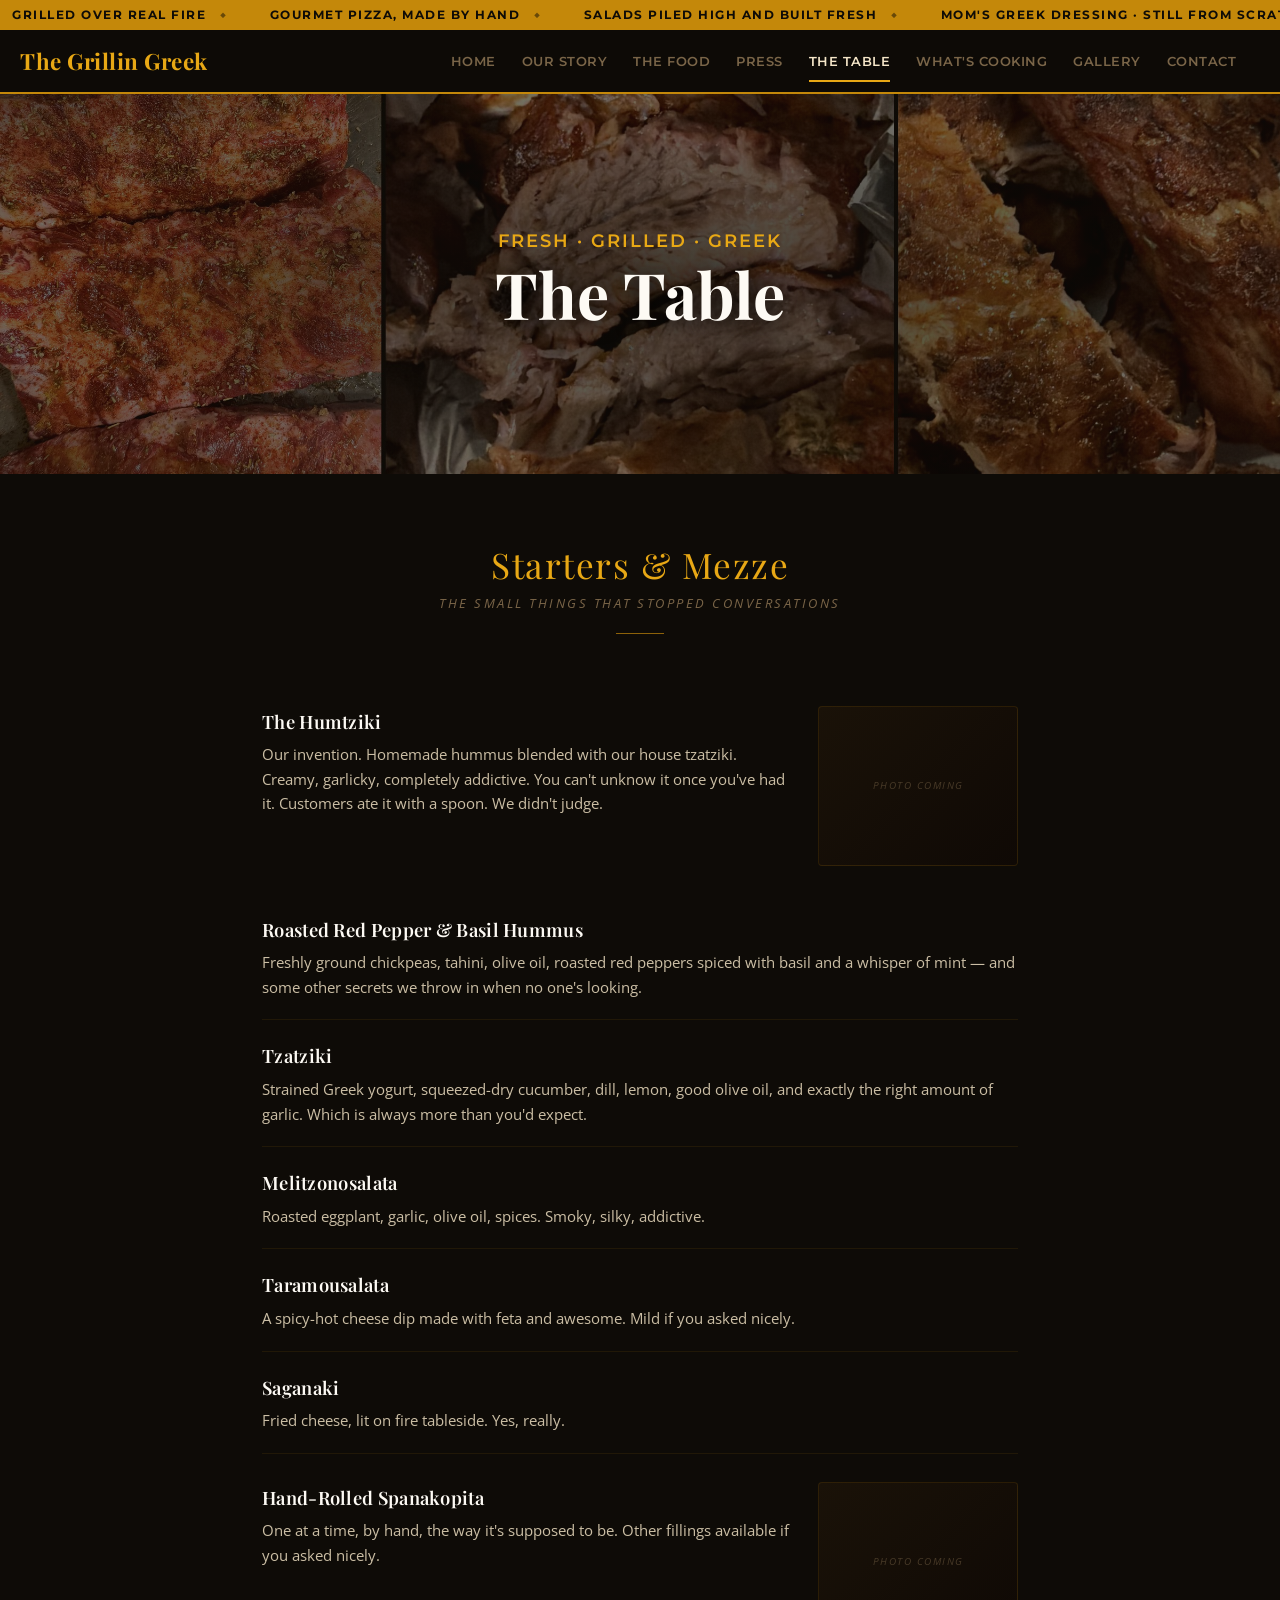
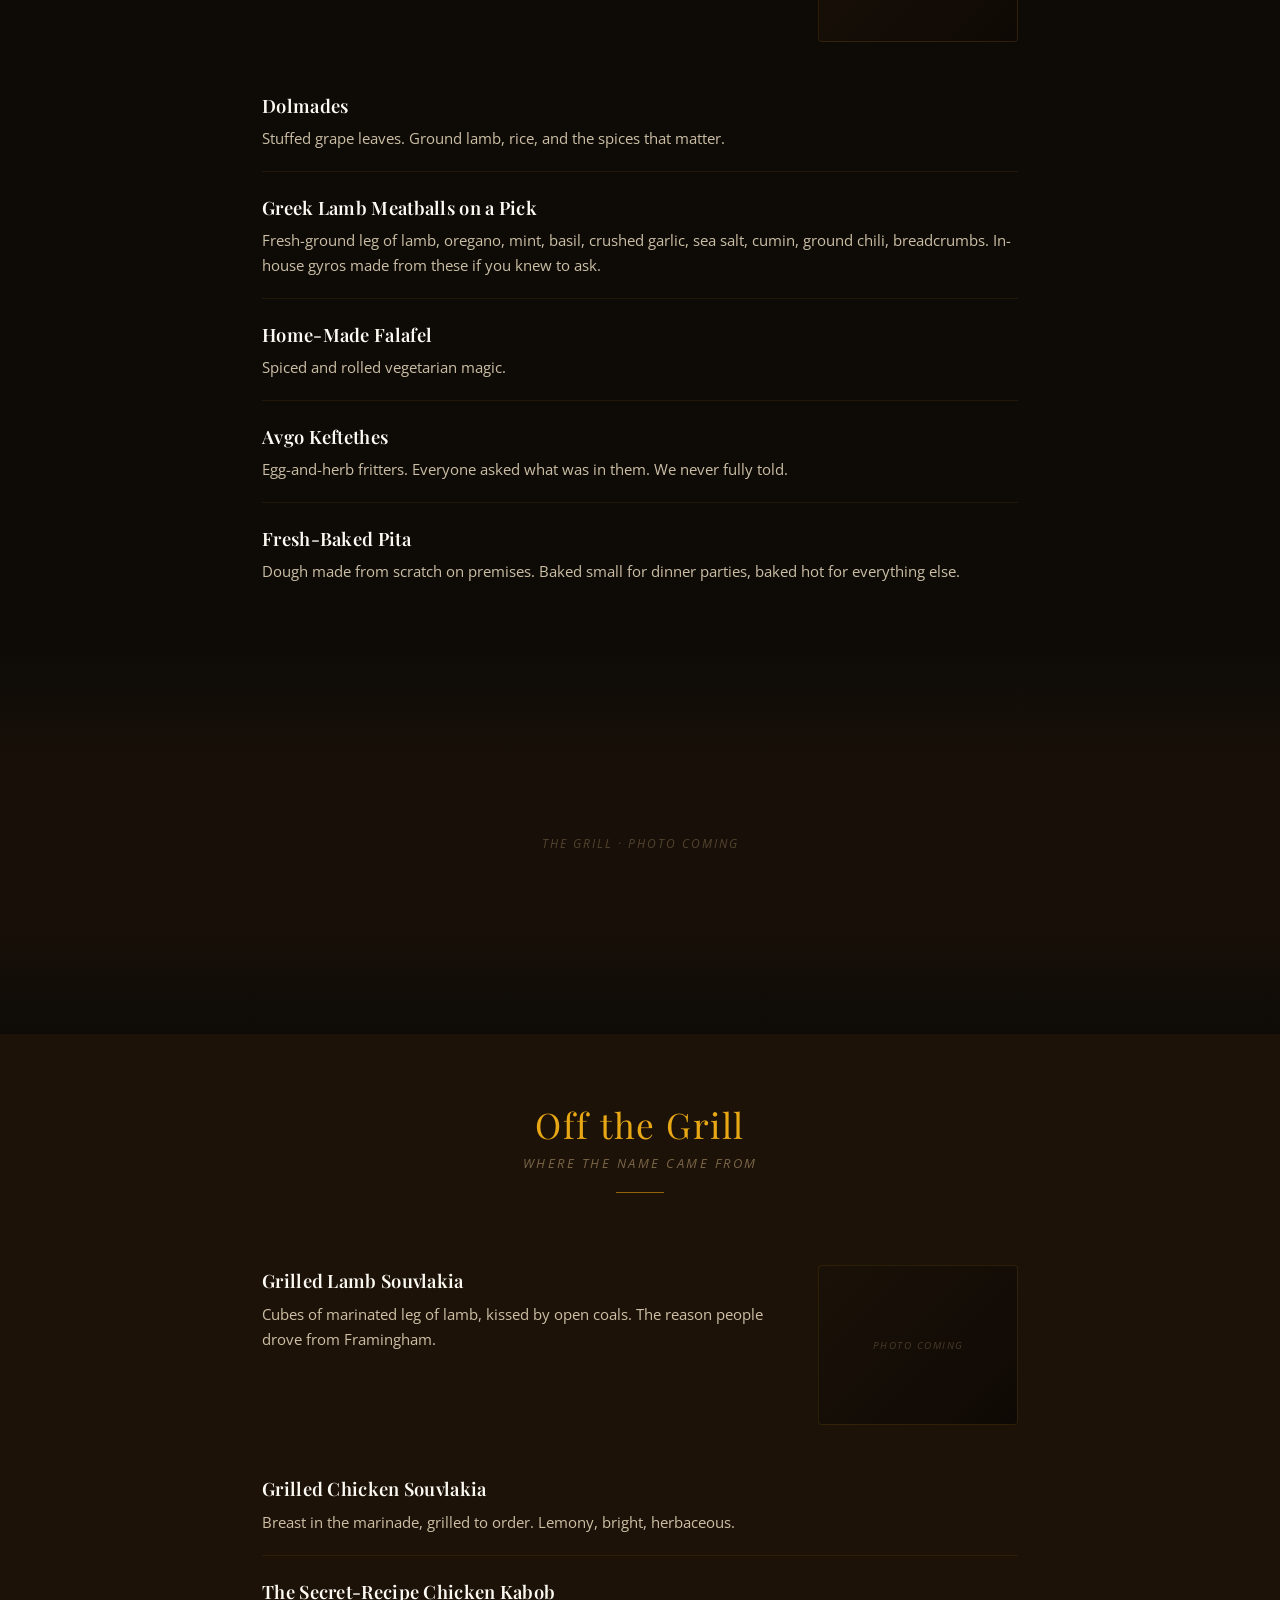
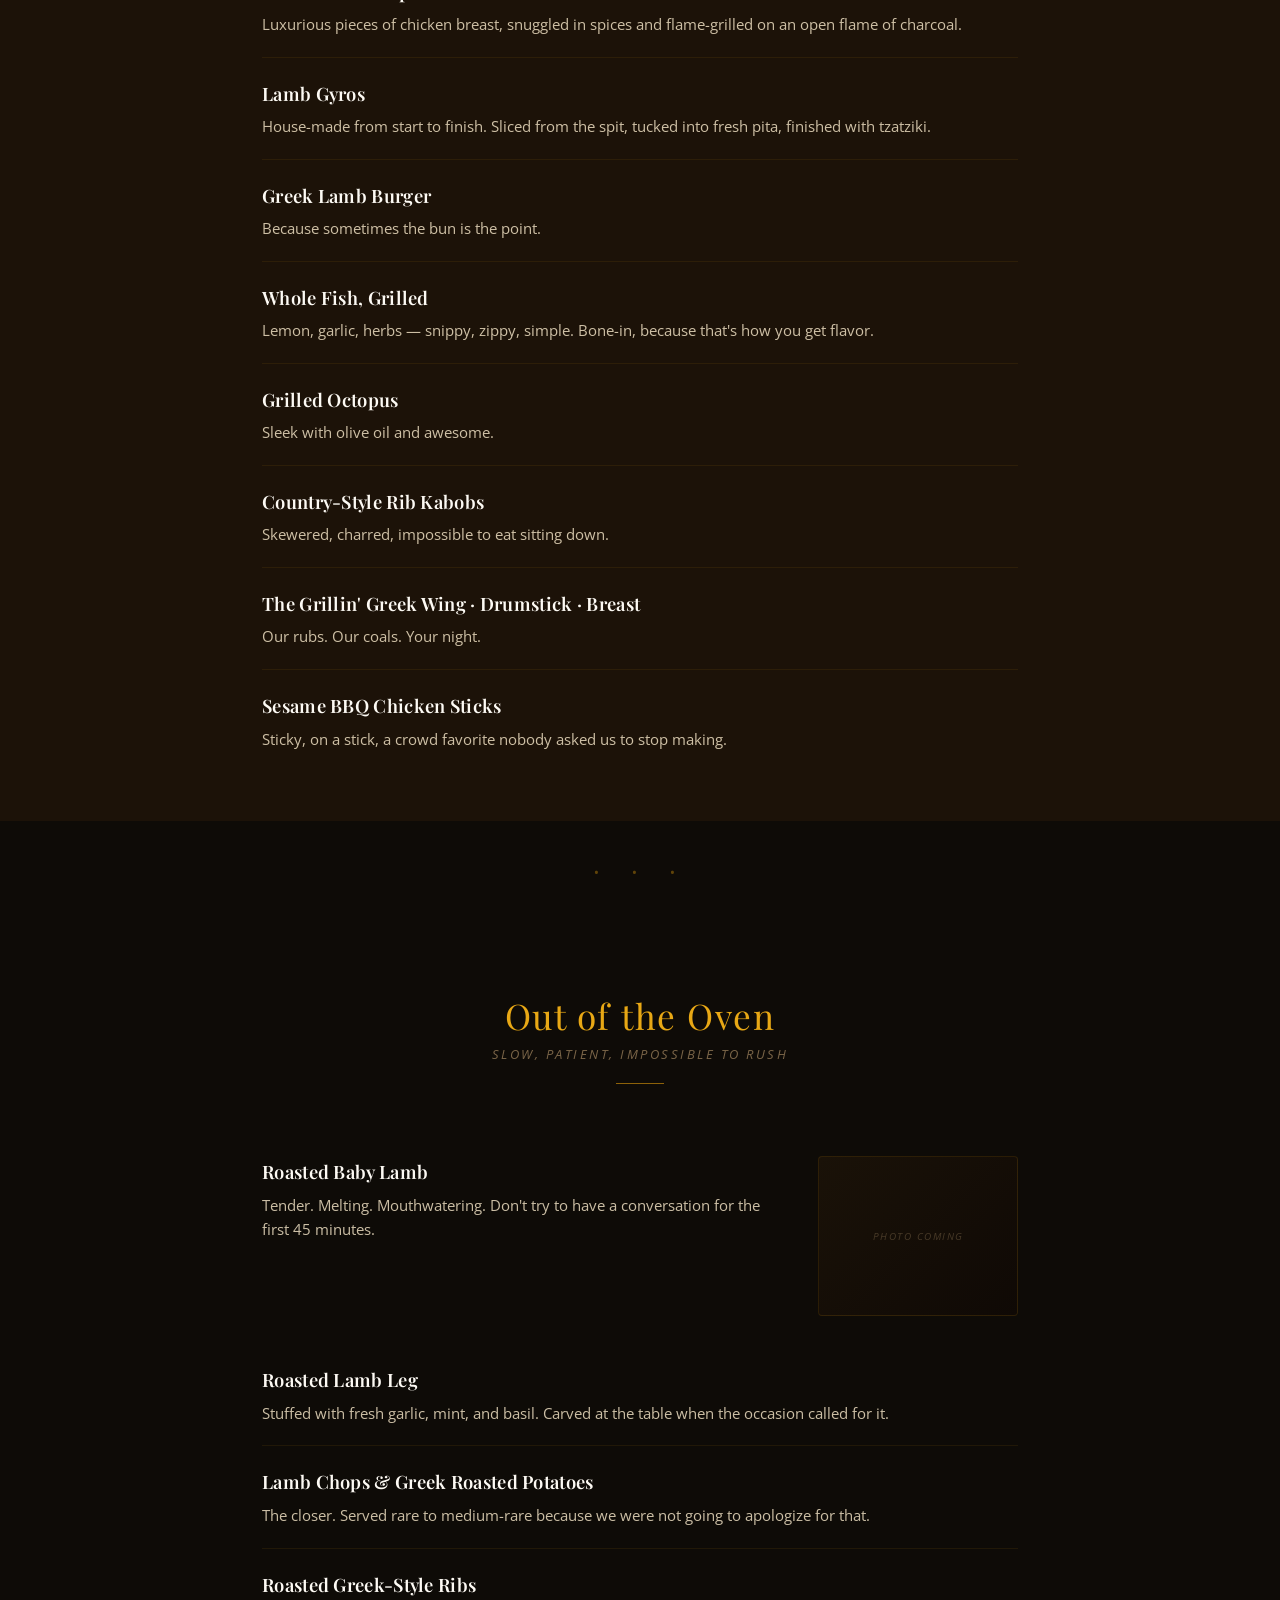
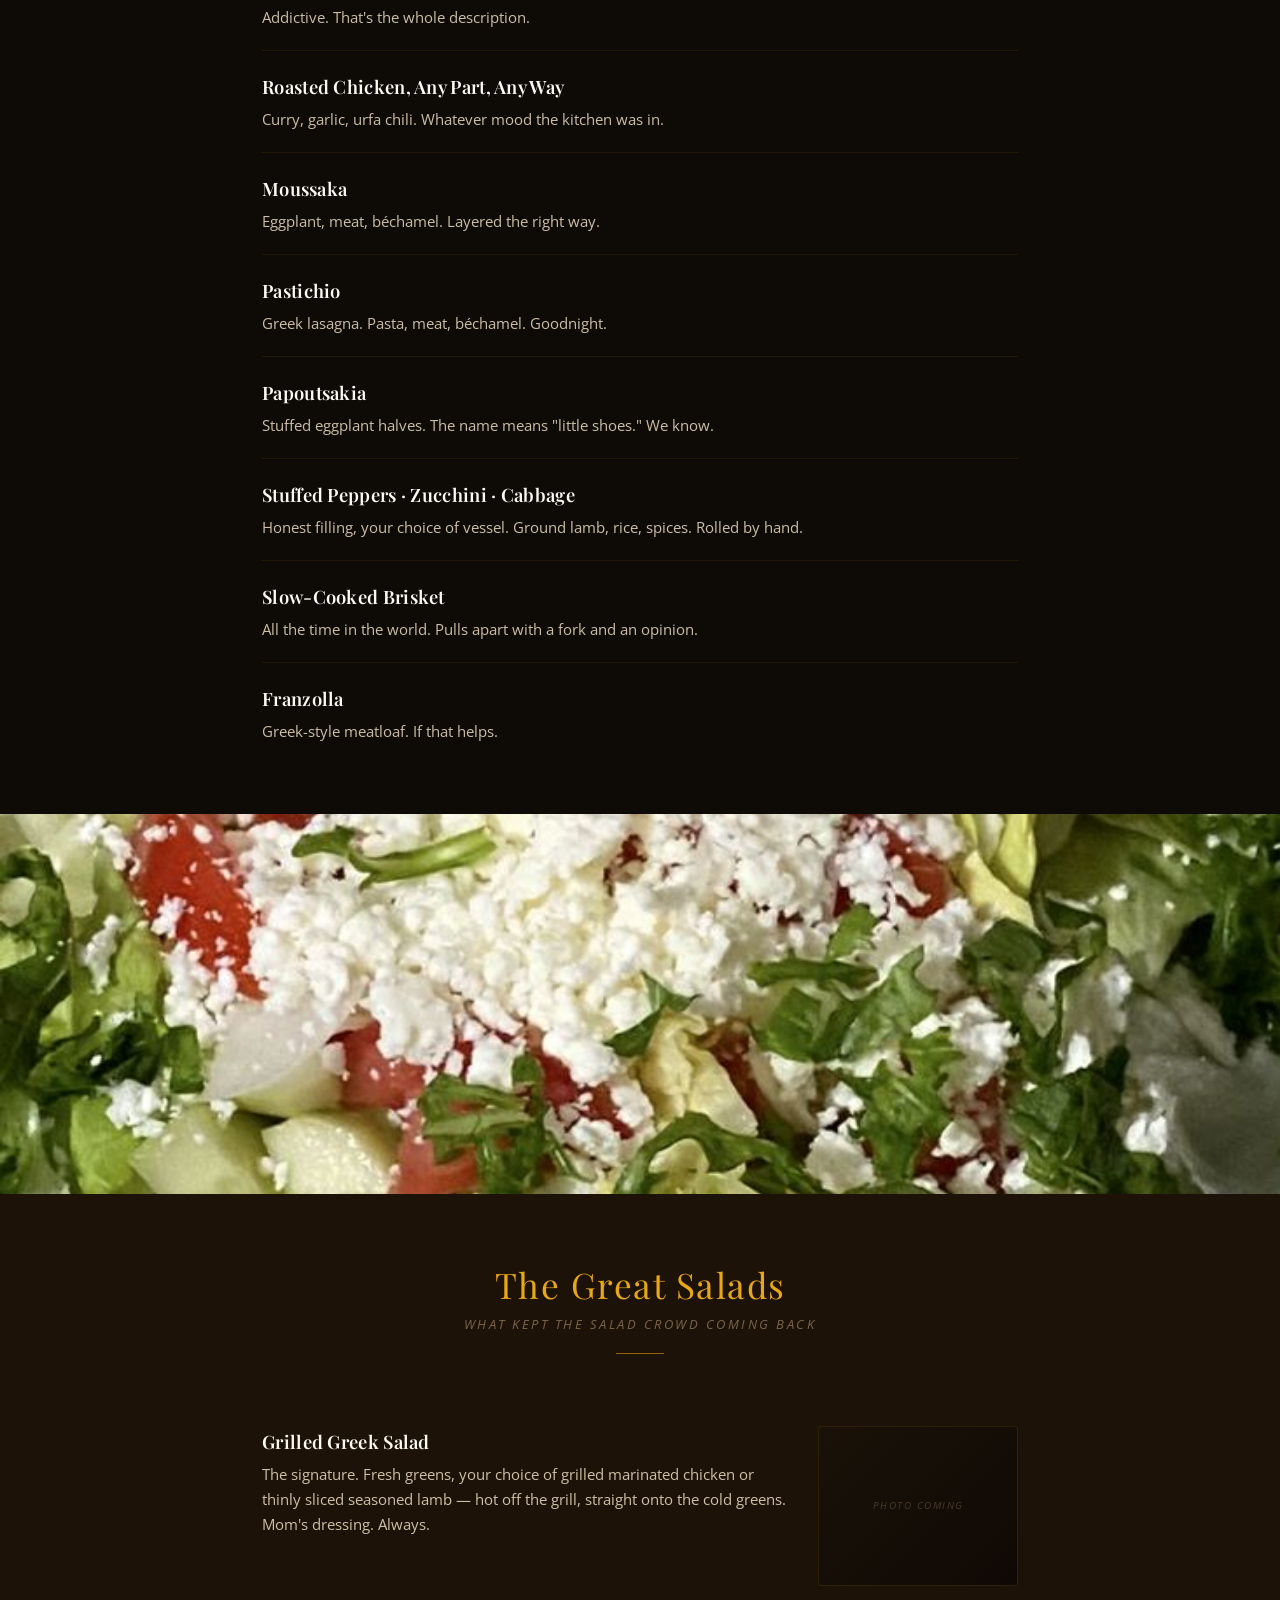
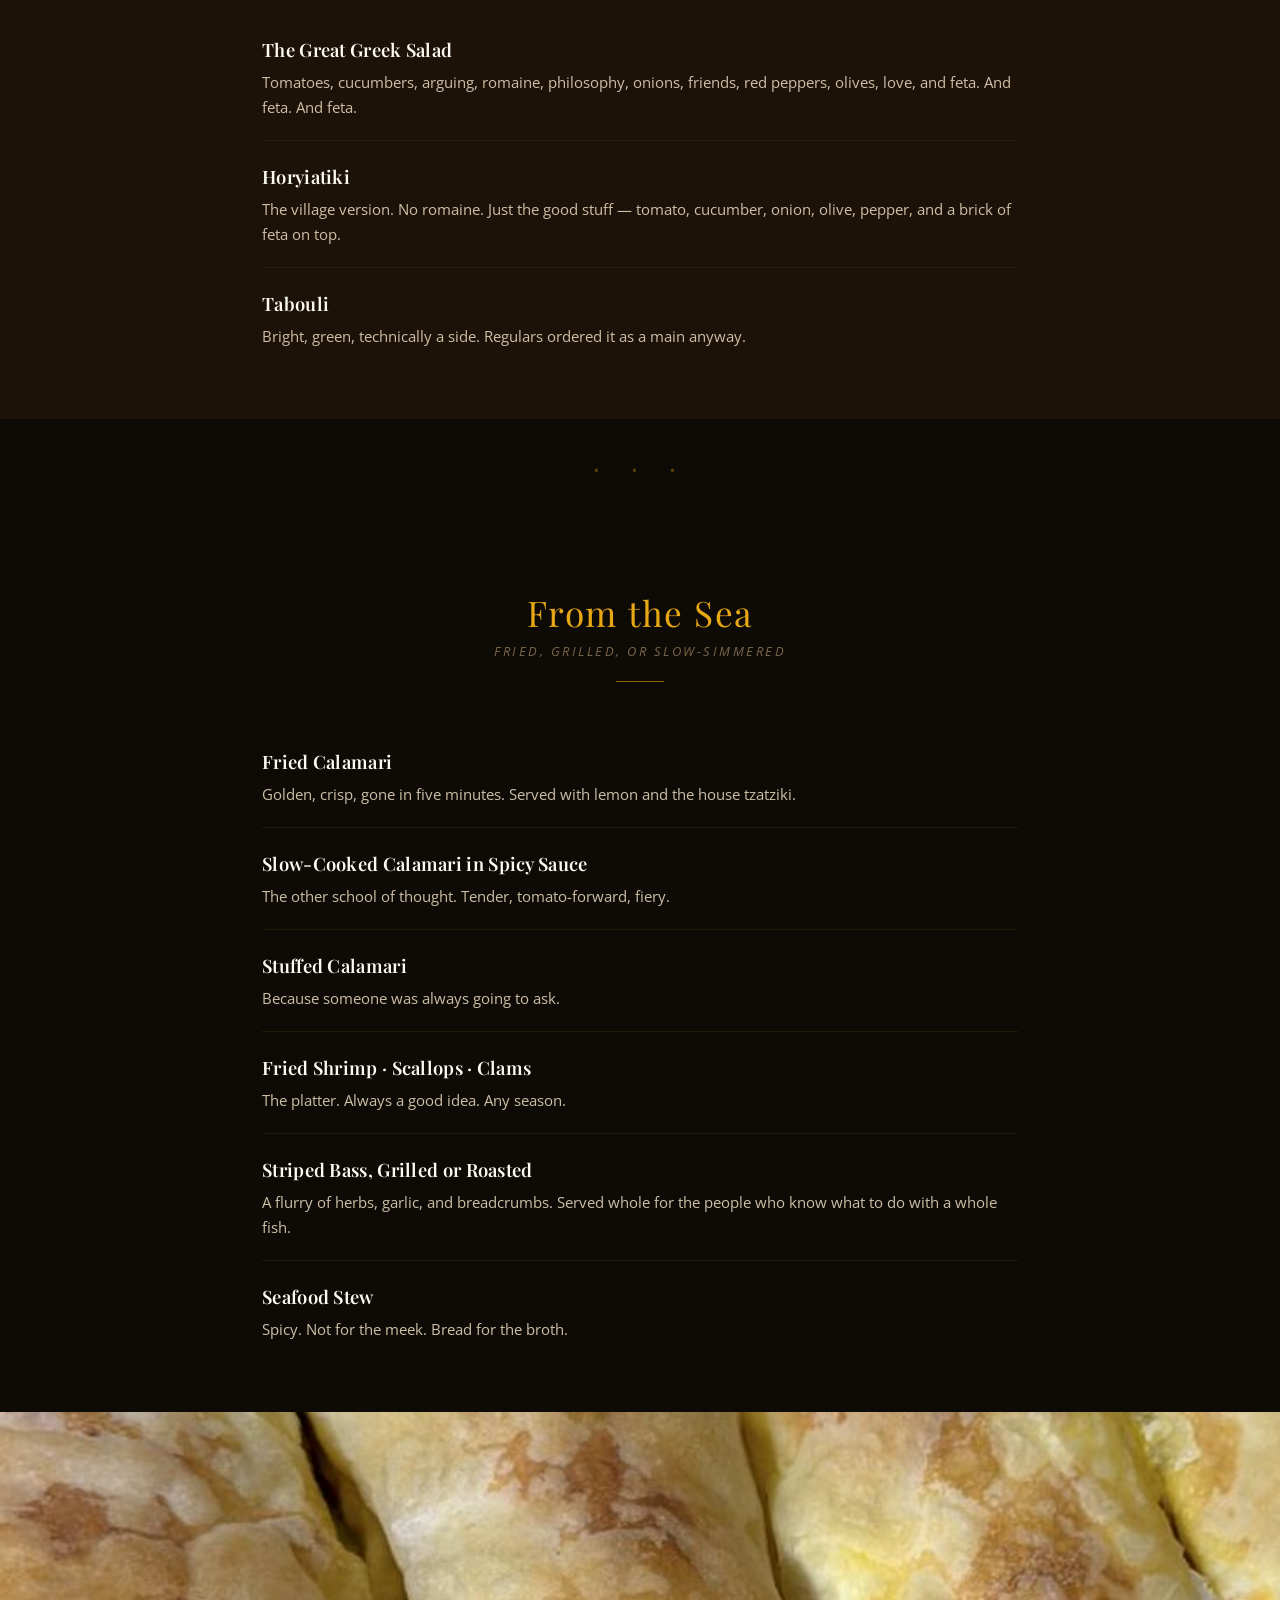
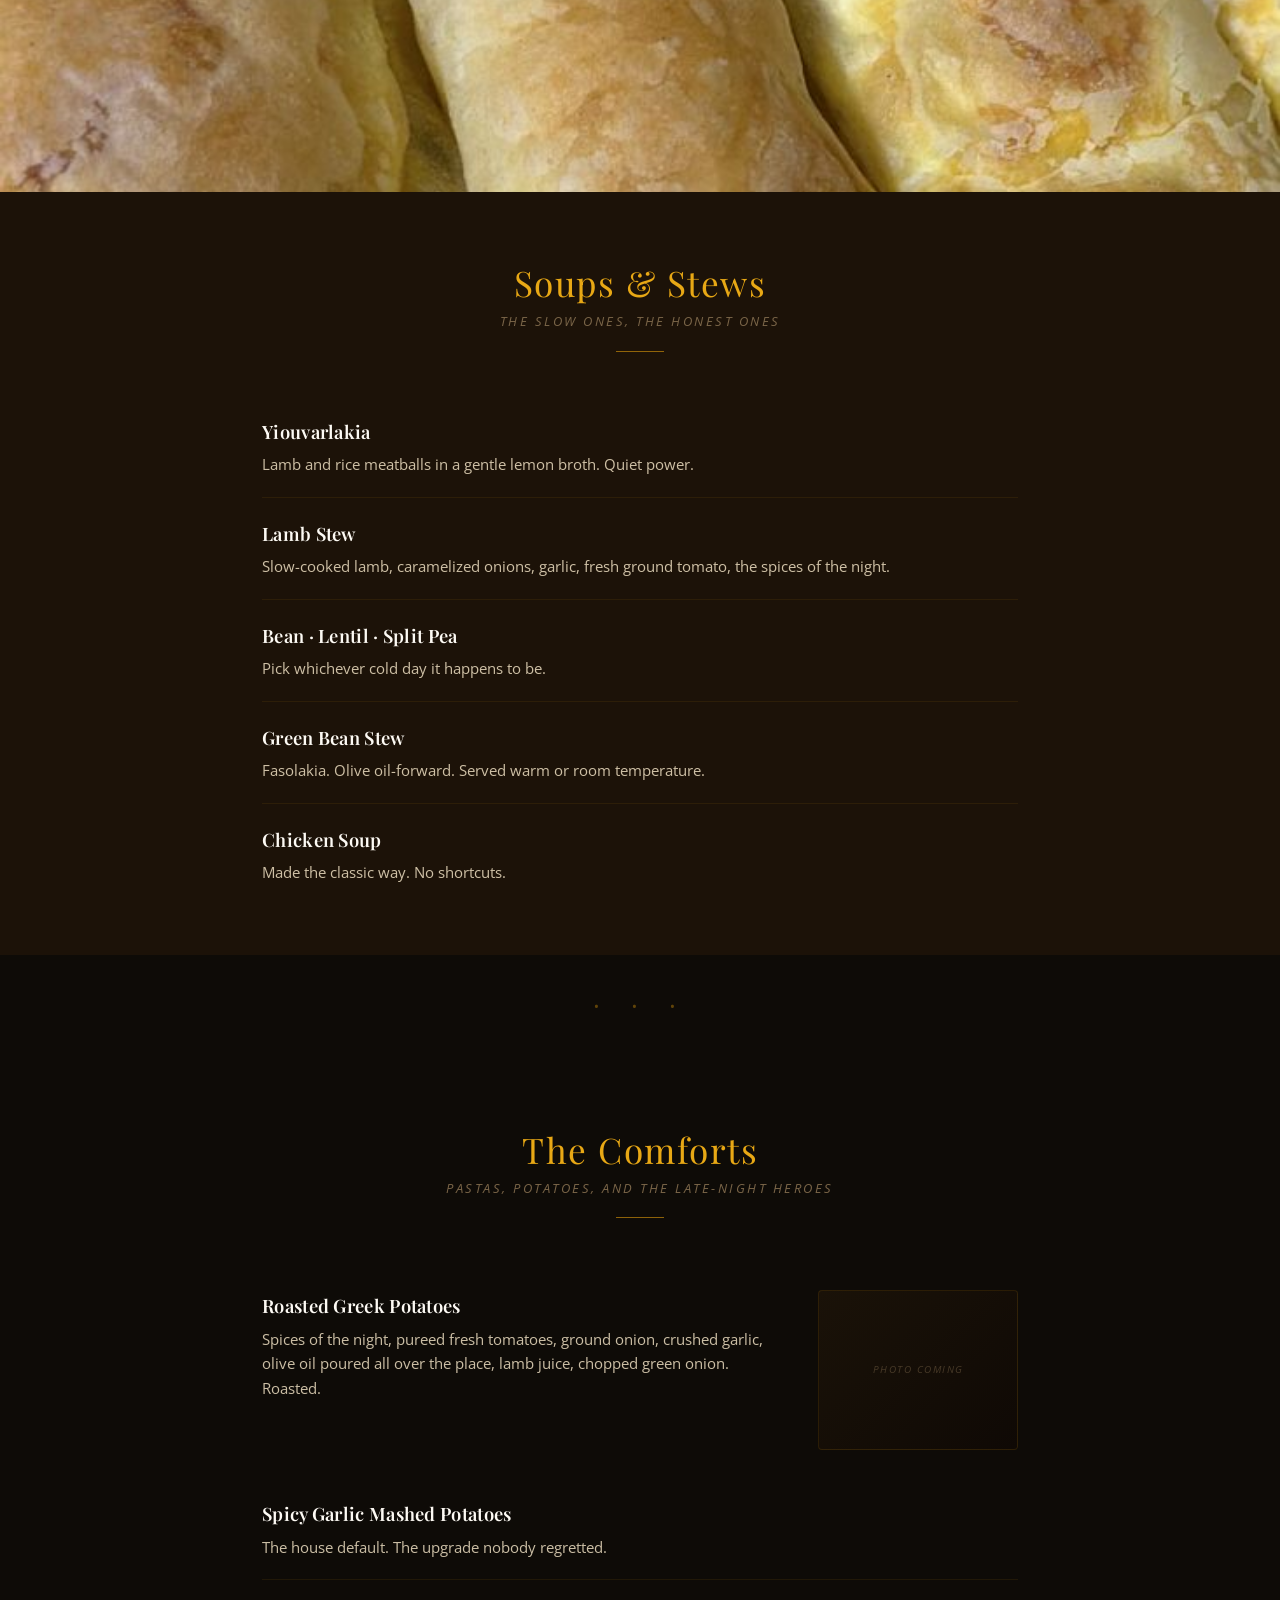
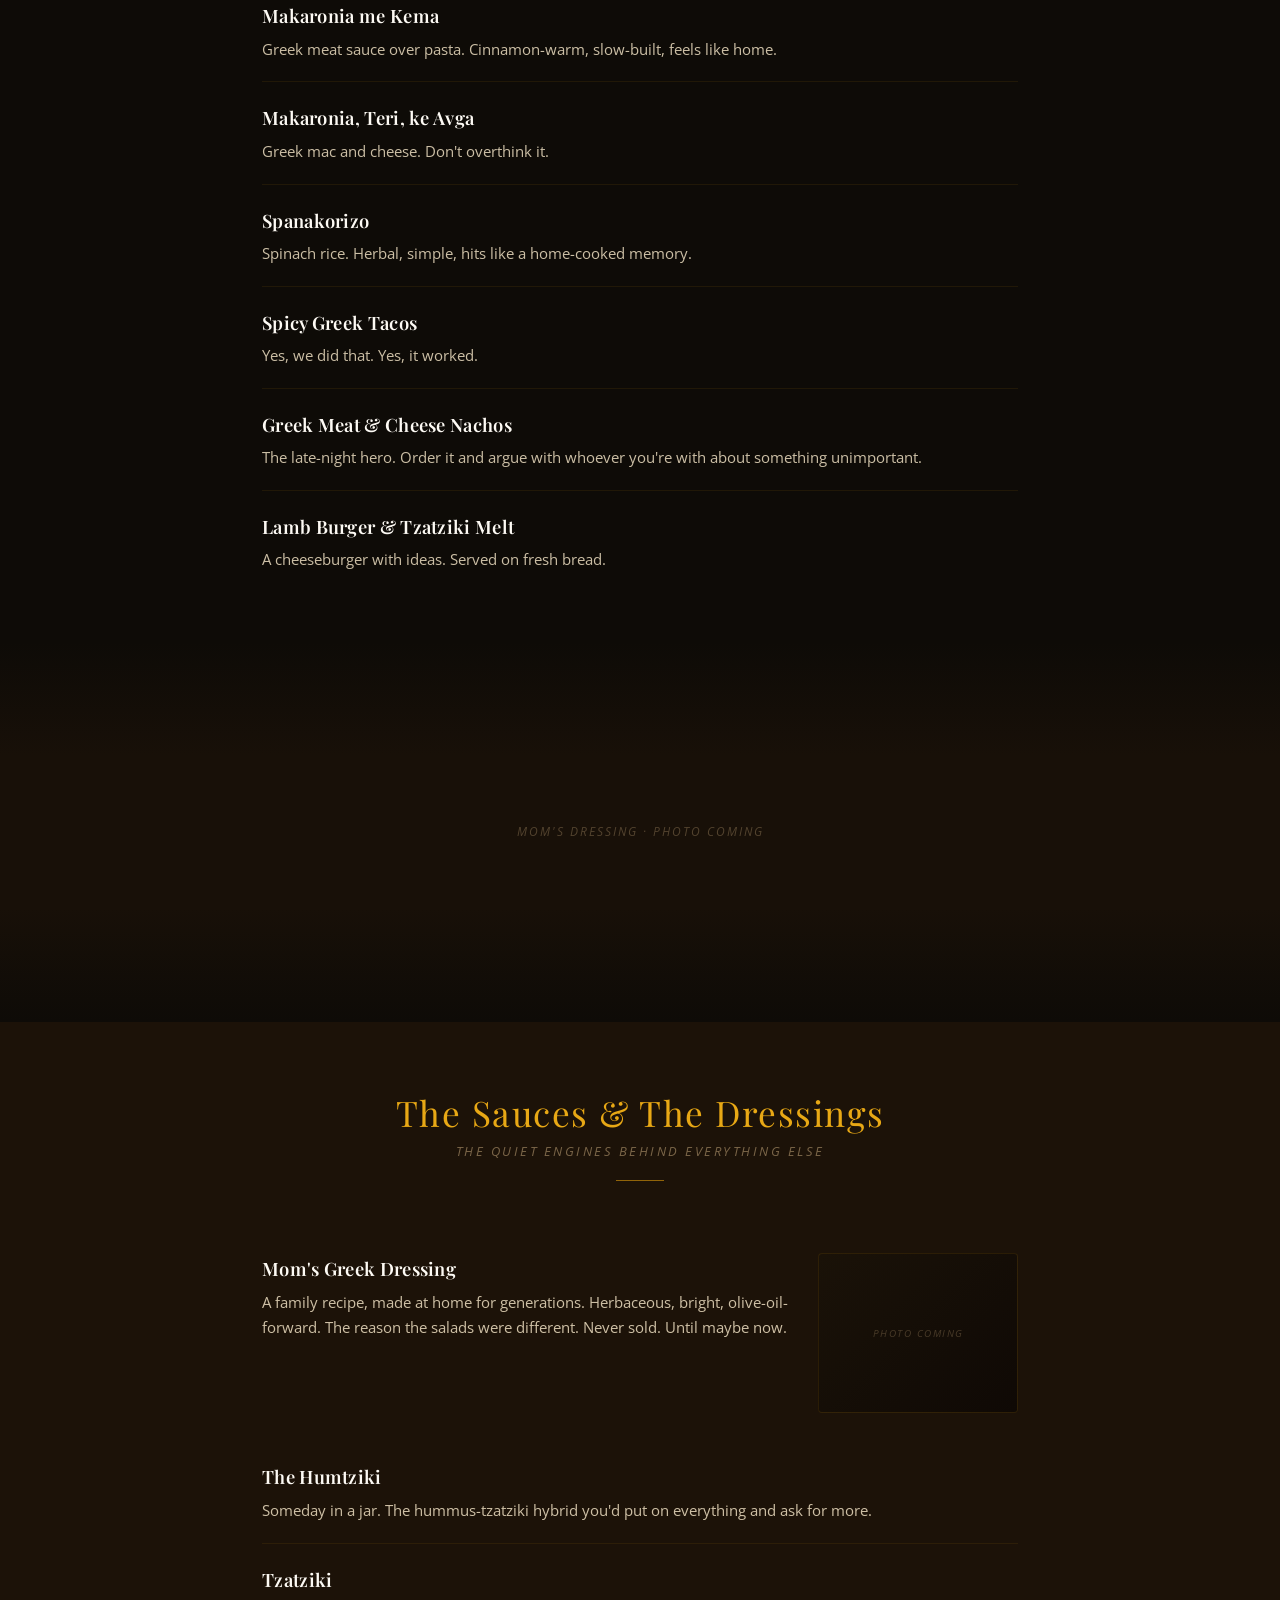
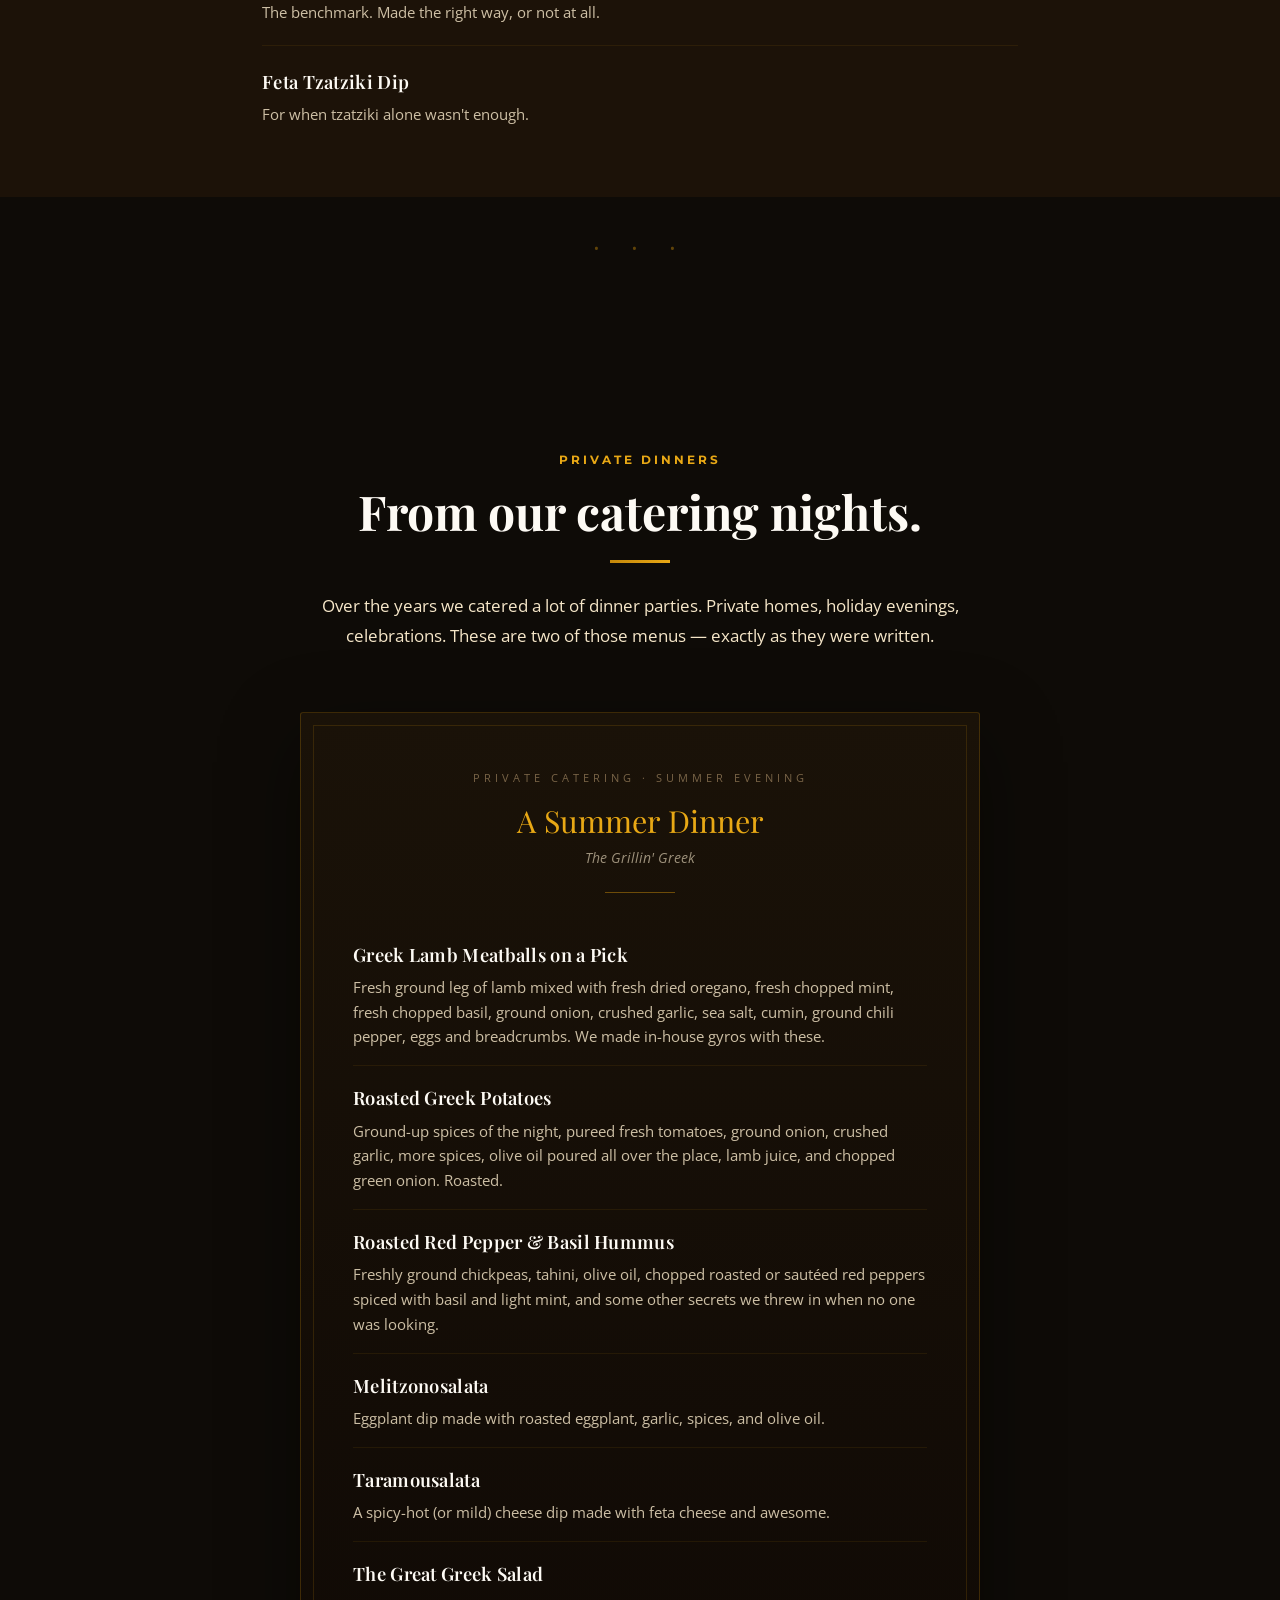
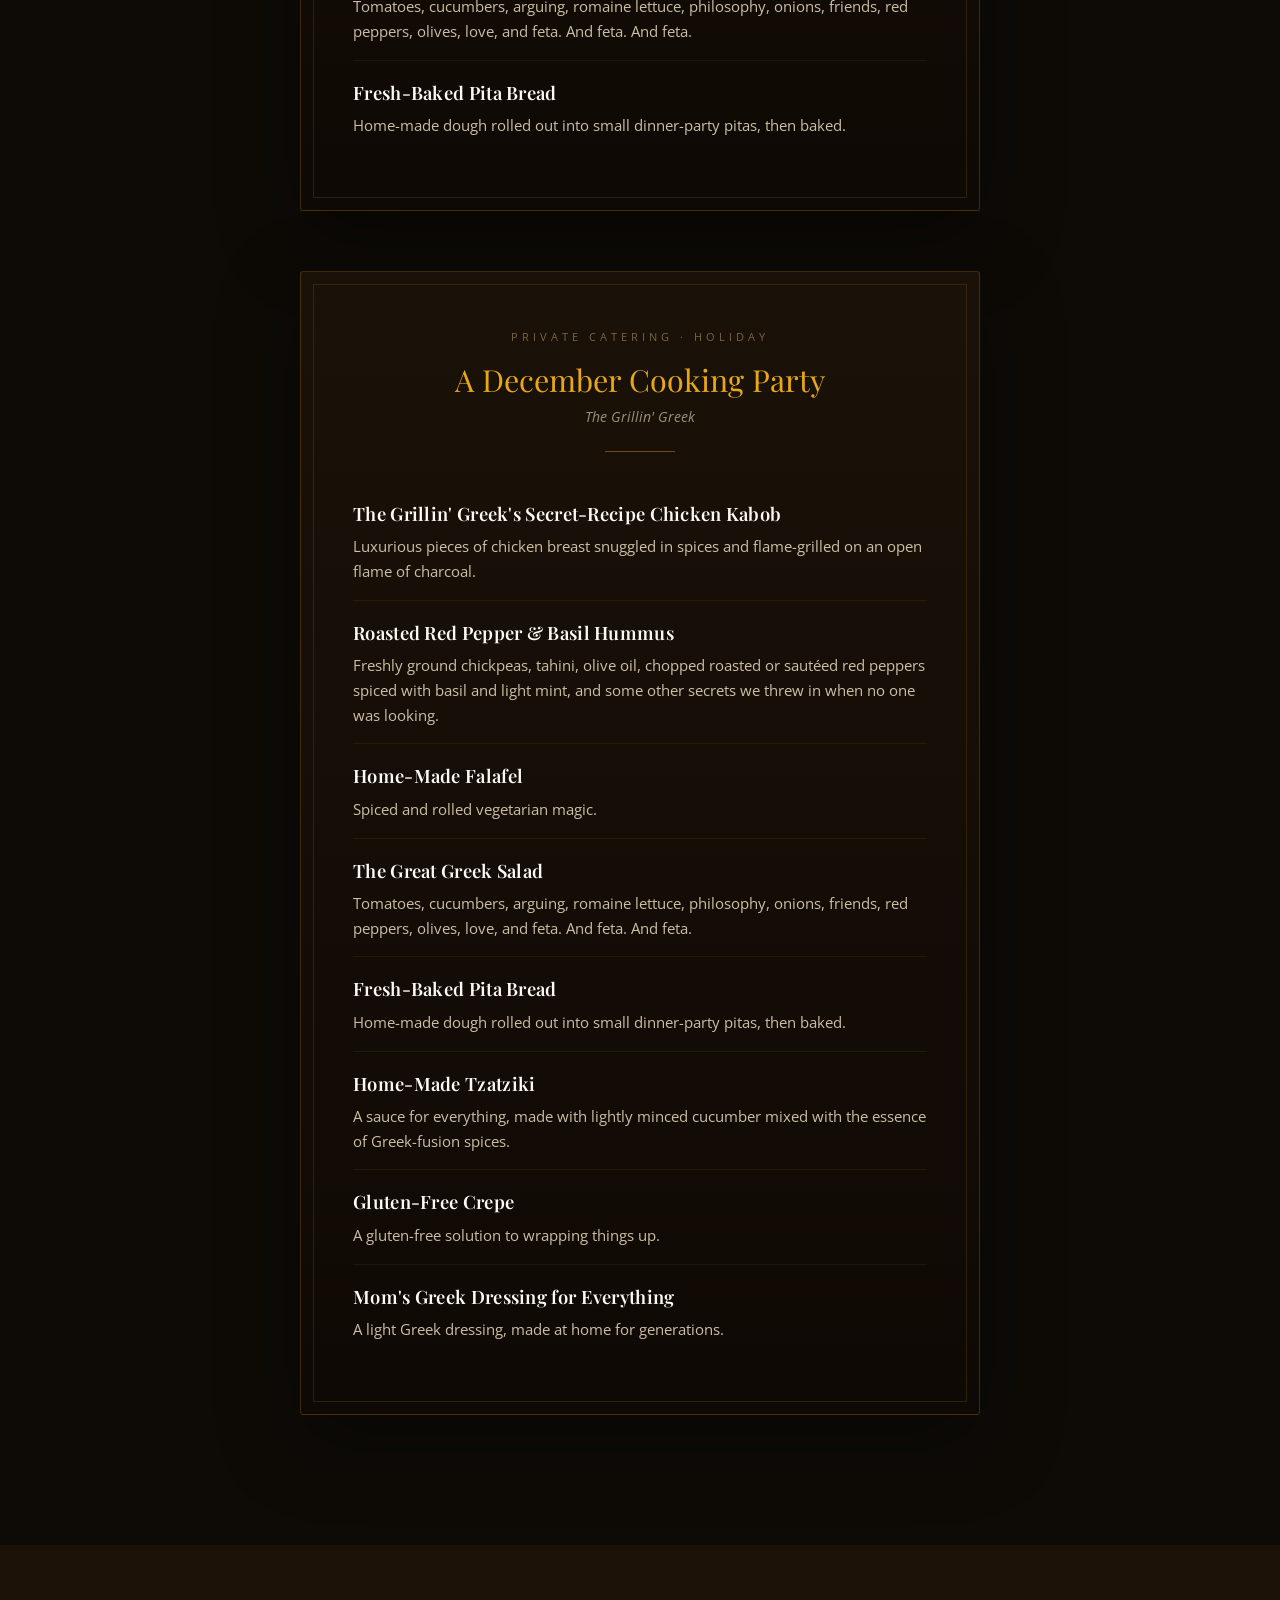
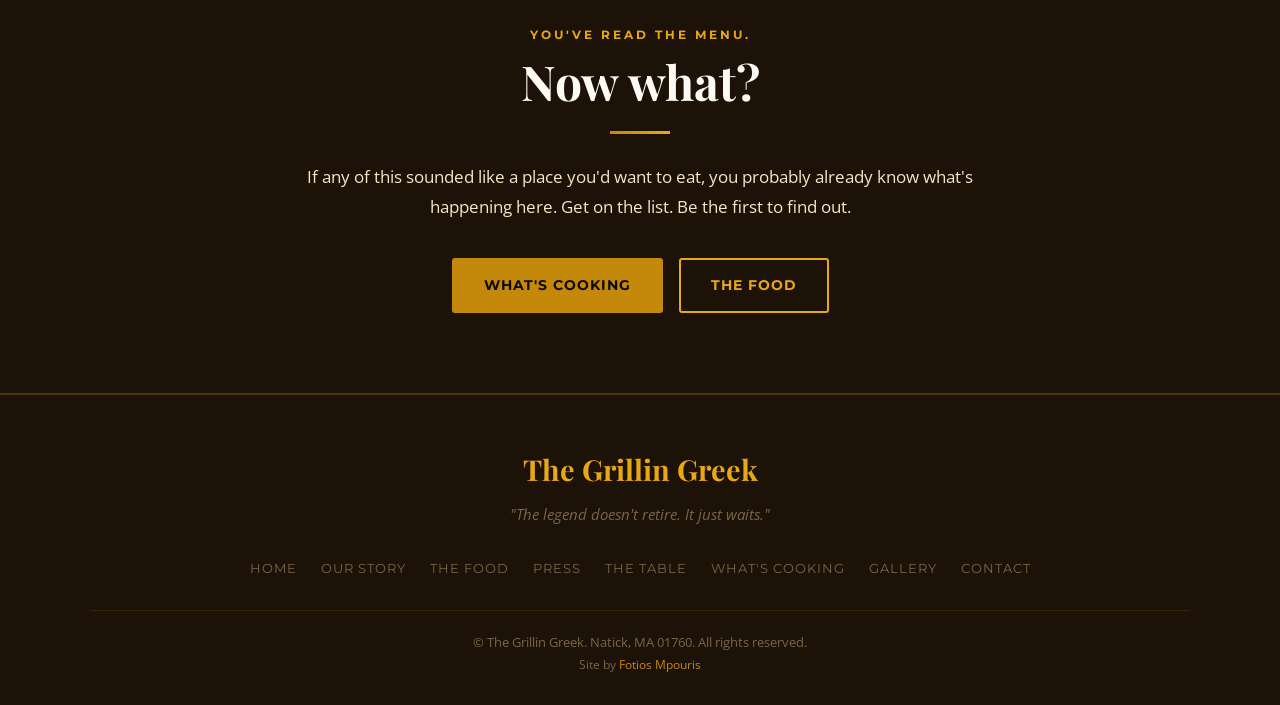
<file: the-table.html>
<!DOCTYPE html>
<html lang="en">
<head>
  <meta charset="UTF-8" />
  <meta name="viewport" content="width=device-width, initial-scale=1.0" />
  <title>The Table — The Grillin Greek</title>
  <meta name="description" content="The full menu of The Grillin Greek. Everything made from scratch. Everything grilled, roasted, or slow-cooked the right way. Natick, MA." />
  <link rel="stylesheet" href="style.css" />
</head>
<body>

  <!-- Sticky Header + Nav -->
  <div class="site-header-sticky-container">
    <div class="top-banner">
      <div class="ticker-wrap">
        <div class="ticker-content">
          <span>Grilled over real fire</span>
          <span>Gourmet pizza, made by hand</span>
          <span>Salads piled high and built fresh</span>
          <span>Mom's Greek Dressing &middot; Still from scratch</span>
          <span>King Cupcake muffins &middot; Carrot, apple, zucchini, pumpkin</span>
          <span>Bread and breadsticks, baked here</span>
          <span>Community driven &middot; Natick, MA</span>
          <span>Want one in your community?</span>
          <span>Something's cooking &middot; Be the first to know</span>
          <span>Grilled over real fire</span>
          <span>Gourmet pizza, made by hand</span>
          <span>Salads piled high and built fresh</span>
          <span>Mom's Greek Dressing &middot; Still from scratch</span>
          <span>King Cupcake muffins &middot; Carrot, apple, zucchini, pumpkin</span>
          <span>Bread and breadsticks, baked here</span>
          <span>Community driven &middot; Natick, MA</span>
          <span>Want one in your community?</span>
          <span>Something's cooking &middot; Be the first to know</span>
        </div>
      </div>
    </div>

    <header>
      <div class="header-content">
        <div class="logo-group">
          <a href="index.html">
            <div class="logo-text">
              The Grillin Greek
            </div>
          </a>
        </div>
        <nav class="main-nav" aria-label="Main">
          <div class="main-nav-links">
            <a href="index.html">Home</a>
            <a href="about.html">Our Story</a>
            <a href="mission.html">The Food</a>
            <a href="projects.html">Press</a>
            <a href="the-table.html" class="active">The Table</a>
            <a href="get-involved.html">What's Cooking</a>
            <a href="gallery.html">Gallery</a>
            <a href="contact.html">Contact</a>
          </div>
        </nav>
        <div class="header-right">
          <button class="hamburger" aria-label="Open menu">
            <div></div><div></div><div></div>
          </button>
        </div>
      </div>
    </header>
  </div>

  <!-- Page Hero -->
  <section class="page-hero table-hero-bg">
    <div class="page-hero-content">
      <p class="page-hero-sub">Fresh &middot; Grilled &middot; Greek</p>
      <h1>The Table</h1>
    </div>
  </section>

  <!-- =========================================================
       STARTERS & MEZZE
       ========================================================= -->
  <section class="section-dark">
    <div class="menu-course fade-in-section">
      <div class="course-header">
        <h2>Starters &amp; Mezze</h2>
        <span class="course-sub">The small things that stopped conversations</span>
        <span class="course-rule"></span>
      </div>

      <div class="dish-featured">
        <div>
          <span class="dish-name">The Humtziki</span>
          <span class="dish-desc">Our invention. Homemade hummus blended with our house tzatziki. Creamy, garlicky, completely addictive. You can't unknow it once you've had it. Customers ate it with a spoon. We didn't judge.</span>
        </div>
        <div class="dish-photo">
          <!-- Drop image: images/food-humtziki.jpg -->
          <span class="ph-whisper">photo coming</span>
        </div>
      </div>

      <div class="dish">
        <span class="dish-name">Roasted Red Pepper &amp; Basil Hummus</span>
        <span class="dish-desc">Freshly ground chickpeas, tahini, olive oil, roasted red peppers spiced with basil and a whisper of mint &mdash; and some other secrets we throw in when no one's looking.</span>
      </div>
      <div class="dish">
        <span class="dish-name">Tzatziki</span>
        <span class="dish-desc">Strained Greek yogurt, squeezed-dry cucumber, dill, lemon, good olive oil, and exactly the right amount of garlic. Which is always more than you'd expect.</span>
      </div>
      <div class="dish">
        <span class="dish-name">Melitzonosalata</span>
        <span class="dish-desc">Roasted eggplant, garlic, olive oil, spices. Smoky, silky, addictive.</span>
      </div>
      <div class="dish">
        <span class="dish-name">Taramousalata</span>
        <span class="dish-desc">A spicy-hot cheese dip made with feta and awesome. Mild if you asked nicely.</span>
      </div>
      <div class="dish">
        <span class="dish-name">Saganaki</span>
        <span class="dish-desc">Fried cheese, lit on fire tableside. Yes, really.</span>
      </div>

      <div class="dish-featured">
        <div>
          <span class="dish-name">Hand-Rolled Spanakopita</span>
          <span class="dish-desc">One at a time, by hand, the way it's supposed to be. Other fillings available if you asked nicely.</span>
        </div>
        <div class="dish-photo">
          <!-- Drop image: images/food-spanakopita.jpg -->
          <span class="ph-whisper">photo coming</span>
        </div>
      </div>

      <div class="dish">
        <span class="dish-name">Dolmades</span>
        <span class="dish-desc">Stuffed grape leaves. Ground lamb, rice, and the spices that matter.</span>
      </div>
      <div class="dish">
        <span class="dish-name">Greek Lamb Meatballs on a Pick</span>
        <span class="dish-desc">Fresh-ground leg of lamb, oregano, mint, basil, crushed garlic, sea salt, cumin, ground chili, breadcrumbs. In-house gyros made from these if you knew to ask.</span>
      </div>
      <div class="dish">
        <span class="dish-name">Home-Made Falafel</span>
        <span class="dish-desc">Spiced and rolled vegetarian magic.</span>
      </div>
      <div class="dish">
        <span class="dish-name">Avgo Keftethes</span>
        <span class="dish-desc">Egg-and-herb fritters. Everyone asked what was in them. We never fully told.</span>
      </div>
      <div class="dish">
        <span class="dish-name">Fresh-Baked Pita</span>
        <span class="dish-desc">Dough made from scratch on premises. Baked small for dinner parties, baked hot for everything else.</span>
      </div>
    </div>
  </section>

  <!-- Photo break -->
  <div class="menu-photo-break">
    <div class="photo-placeholder">
      <!-- Drop image: images/table-grill.jpg -->
      <span class="ph-whisper">the grill &middot; photo coming</span>
    </div>
  </div>

  <!-- =========================================================
       OFF THE GRILL
       ========================================================= -->
  <section class="section-medium">
    <div class="menu-course fade-in-section">
      <div class="course-header">
        <h2>Off the Grill</h2>
        <span class="course-sub">Where the name came from</span>
        <span class="course-rule"></span>
      </div>

      <div class="dish-featured">
        <div>
          <span class="dish-name">Grilled Lamb Souvlakia</span>
          <span class="dish-desc">Cubes of marinated leg of lamb, kissed by open coals. The reason people drove from Framingham.</span>
        </div>
        <div class="dish-photo">
          <!-- Drop image: images/food-souvlaki.jpg -->
          <span class="ph-whisper">photo coming</span>
        </div>
      </div>

      <div class="dish">
        <span class="dish-name">Grilled Chicken Souvlakia</span>
        <span class="dish-desc">Breast in the marinade, grilled to order. Lemony, bright, herbaceous.</span>
      </div>
      <div class="dish">
        <span class="dish-name">The Secret-Recipe Chicken Kabob</span>
        <span class="dish-desc">Luxurious pieces of chicken breast, snuggled in spices and flame-grilled on an open flame of charcoal.</span>
      </div>
      <div class="dish">
        <span class="dish-name">Lamb Gyros</span>
        <span class="dish-desc">House-made from start to finish. Sliced from the spit, tucked into fresh pita, finished with tzatziki.</span>
      </div>
      <div class="dish">
        <span class="dish-name">Greek Lamb Burger</span>
        <span class="dish-desc">Because sometimes the bun is the point.</span>
      </div>
      <div class="dish">
        <span class="dish-name">Whole Fish, Grilled</span>
        <span class="dish-desc">Lemon, garlic, herbs &mdash; snippy, zippy, simple. Bone-in, because that's how you get flavor.</span>
      </div>
      <div class="dish">
        <span class="dish-name">Grilled Octopus</span>
        <span class="dish-desc">Sleek with olive oil and awesome.</span>
      </div>
      <div class="dish">
        <span class="dish-name">Country-Style Rib Kabobs</span>
        <span class="dish-desc">Skewered, charred, impossible to eat sitting down.</span>
      </div>
      <div class="dish">
        <span class="dish-name">The Grillin' Greek Wing &middot; Drumstick &middot; Breast</span>
        <span class="dish-desc">Our rubs. Our coals. Your night.</span>
      </div>
      <div class="dish">
        <span class="dish-name">Sesame BBQ Chicken Sticks</span>
        <span class="dish-desc">Sticky, on a stick, a crowd favorite nobody asked us to stop making.</span>
      </div>
    </div>
  </section>

  <span class="menu-flourish" aria-hidden="true">&middot; &middot; &middot;</span>

  <!-- =========================================================
       OUT OF THE OVEN
       ========================================================= -->
  <section class="section-dark">
    <div class="menu-course fade-in-section">
      <div class="course-header">
        <h2>Out of the Oven</h2>
        <span class="course-sub">Slow, patient, impossible to rush</span>
        <span class="course-rule"></span>
      </div>

      <div class="dish-featured">
        <div>
          <span class="dish-name">Roasted Baby Lamb</span>
          <span class="dish-desc">Tender. Melting. Mouthwatering. Don't try to have a conversation for the first 45 minutes.</span>
        </div>
        <div class="dish-photo">
          <!-- Drop image: images/food-lamb.jpg -->
          <span class="ph-whisper">photo coming</span>
        </div>
      </div>

      <div class="dish">
        <span class="dish-name">Roasted Lamb Leg</span>
        <span class="dish-desc">Stuffed with fresh garlic, mint, and basil. Carved at the table when the occasion called for it.</span>
      </div>
      <div class="dish">
        <span class="dish-name">Lamb Chops &amp; Greek Roasted Potatoes</span>
        <span class="dish-desc">The closer. Served rare to medium-rare because we were not going to apologize for that.</span>
      </div>
      <div class="dish">
        <span class="dish-name">Roasted Greek-Style Ribs</span>
        <span class="dish-desc">Addictive. That's the whole description.</span>
      </div>
      <div class="dish">
        <span class="dish-name">Roasted Chicken, Any Part, Any Way</span>
        <span class="dish-desc">Curry, garlic, urfa chili. Whatever mood the kitchen was in.</span>
      </div>
      <div class="dish">
        <span class="dish-name">Moussaka</span>
        <span class="dish-desc">Eggplant, meat, b&eacute;chamel. Layered the right way.</span>
      </div>
      <div class="dish">
        <span class="dish-name">Pastichio</span>
        <span class="dish-desc">Greek lasagna. Pasta, meat, b&eacute;chamel. Goodnight.</span>
      </div>
      <div class="dish">
        <span class="dish-name">Papoutsakia</span>
        <span class="dish-desc">Stuffed eggplant halves. The name means "little shoes." We know.</span>
      </div>
      <div class="dish">
        <span class="dish-name">Stuffed Peppers &middot; Zucchini &middot; Cabbage</span>
        <span class="dish-desc">Honest filling, your choice of vessel. Ground lamb, rice, spices. Rolled by hand.</span>
      </div>
      <div class="dish">
        <span class="dish-name">Slow-Cooked Brisket</span>
        <span class="dish-desc">All the time in the world. Pulls apart with a fork and an opinion.</span>
      </div>
      <div class="dish">
        <span class="dish-name">Franzolla</span>
        <span class="dish-desc">Greek-style meatloaf. If that helps.</span>
      </div>
    </div>
  </section>

  <!-- Photo break -->
  <div class="menu-photo-break">
    <img src="images/gallery-greek-salad.jpg" alt="Greek salad with crumbled feta and chopped greens in a black bowl" loading="lazy" />
  </div>

  <!-- =========================================================
       THE GREAT SALADS
       ========================================================= -->
  <section class="section-medium">
    <div class="menu-course fade-in-section">
      <div class="course-header">
        <h2>The Great Salads</h2>
        <span class="course-sub">What kept the salad crowd coming back</span>
        <span class="course-rule"></span>
      </div>

      <div class="dish-featured">
        <div>
          <span class="dish-name">Grilled Greek Salad</span>
          <span class="dish-desc">The signature. Fresh greens, your choice of grilled marinated chicken or thinly sliced seasoned lamb &mdash; hot off the grill, straight onto the cold greens. Mom's dressing. Always.</span>
        </div>
        <div class="dish-photo">
          <!-- Drop image: images/food-grilled-salad.jpg -->
          <span class="ph-whisper">photo coming</span>
        </div>
      </div>

      <div class="dish">
        <span class="dish-name">The Great Greek Salad</span>
        <span class="dish-desc">Tomatoes, cucumbers, arguing, romaine, philosophy, onions, friends, red peppers, olives, love, and feta. And feta. And feta.</span>
      </div>
      <div class="dish">
        <span class="dish-name">Horyiatiki</span>
        <span class="dish-desc">The village version. No romaine. Just the good stuff &mdash; tomato, cucumber, onion, olive, pepper, and a brick of feta on top.</span>
      </div>
      <div class="dish">
        <span class="dish-name">Tabouli</span>
        <span class="dish-desc">Bright, green, technically a side. Regulars ordered it as a main anyway.</span>
      </div>
    </div>
  </section>

  <span class="menu-flourish" aria-hidden="true">&middot; &middot; &middot;</span>

  <!-- =========================================================
       FROM THE SEA
       ========================================================= -->
  <section class="section-dark">
    <div class="menu-course fade-in-section">
      <div class="course-header">
        <h2>From the Sea</h2>
        <span class="course-sub">Fried, grilled, or slow-simmered</span>
        <span class="course-rule"></span>
      </div>

      <div class="dish">
        <span class="dish-name">Fried Calamari</span>
        <span class="dish-desc">Golden, crisp, gone in five minutes. Served with lemon and the house tzatziki.</span>
      </div>
      <div class="dish">
        <span class="dish-name">Slow-Cooked Calamari in Spicy Sauce</span>
        <span class="dish-desc">The other school of thought. Tender, tomato-forward, fiery.</span>
      </div>
      <div class="dish">
        <span class="dish-name">Stuffed Calamari</span>
        <span class="dish-desc">Because someone was always going to ask.</span>
      </div>
      <div class="dish">
        <span class="dish-name">Fried Shrimp &middot; Scallops &middot; Clams</span>
        <span class="dish-desc">The platter. Always a good idea. Any season.</span>
      </div>
      <div class="dish">
        <span class="dish-name">Striped Bass, Grilled or Roasted</span>
        <span class="dish-desc">A flurry of herbs, garlic, and breadcrumbs. Served whole for the people who know what to do with a whole fish.</span>
      </div>
      <div class="dish">
        <span class="dish-name">Seafood Stew</span>
        <span class="dish-desc">Spicy. Not for the meek. Bread for the broth.</span>
      </div>
    </div>
  </section>

  <!-- Photo break -->
  <div class="menu-photo-break">
    <img src="images/gallery-pastry-rolls.jpg" alt="Hand-rolled golden pastry, baked side by side on the tray" loading="lazy" />
  </div>

  <!-- =========================================================
       SOUPS & STEWS
       ========================================================= -->
  <section class="section-medium">
    <div class="menu-course fade-in-section">
      <div class="course-header">
        <h2>Soups &amp; Stews</h2>
        <span class="course-sub">The slow ones, the honest ones</span>
        <span class="course-rule"></span>
      </div>

      <div class="dish">
        <span class="dish-name">Yiouvarlakia</span>
        <span class="dish-desc">Lamb and rice meatballs in a gentle lemon broth. Quiet power.</span>
      </div>
      <div class="dish">
        <span class="dish-name">Lamb Stew</span>
        <span class="dish-desc">Slow-cooked lamb, caramelized onions, garlic, fresh ground tomato, the spices of the night.</span>
      </div>
      <div class="dish">
        <span class="dish-name">Bean &middot; Lentil &middot; Split Pea</span>
        <span class="dish-desc">Pick whichever cold day it happens to be.</span>
      </div>
      <div class="dish">
        <span class="dish-name">Green Bean Stew</span>
        <span class="dish-desc">Fasolakia. Olive oil-forward. Served warm or room temperature.</span>
      </div>
      <div class="dish">
        <span class="dish-name">Chicken Soup</span>
        <span class="dish-desc">Made the classic way. No shortcuts.</span>
      </div>
    </div>
  </section>

  <span class="menu-flourish" aria-hidden="true">&middot; &middot; &middot;</span>

  <!-- =========================================================
       THE COMFORTS
       ========================================================= -->
  <section class="section-dark">
    <div class="menu-course fade-in-section">
      <div class="course-header">
        <h2>The Comforts</h2>
        <span class="course-sub">Pastas, potatoes, and the late-night heroes</span>
        <span class="course-rule"></span>
      </div>

      <div class="dish-featured">
        <div>
          <span class="dish-name">Roasted Greek Potatoes</span>
          <span class="dish-desc">Spices of the night, pureed fresh tomatoes, ground onion, crushed garlic, olive oil poured all over the place, lamb juice, chopped green onion. Roasted.</span>
        </div>
        <div class="dish-photo">
          <!-- Drop image: images/food-potatoes.jpg -->
          <span class="ph-whisper">photo coming</span>
        </div>
      </div>

      <div class="dish">
        <span class="dish-name">Spicy Garlic Mashed Potatoes</span>
        <span class="dish-desc">The house default. The upgrade nobody regretted.</span>
      </div>
      <div class="dish">
        <span class="dish-name">Makaronia me Kema</span>
        <span class="dish-desc">Greek meat sauce over pasta. Cinnamon-warm, slow-built, feels like home.</span>
      </div>
      <div class="dish">
        <span class="dish-name">Makaronia, Teri, ke Avga</span>
        <span class="dish-desc">Greek mac and cheese. Don't overthink it.</span>
      </div>
      <div class="dish">
        <span class="dish-name">Spanakorizo</span>
        <span class="dish-desc">Spinach rice. Herbal, simple, hits like a home-cooked memory.</span>
      </div>
      <div class="dish">
        <span class="dish-name">Spicy Greek Tacos</span>
        <span class="dish-desc">Yes, we did that. Yes, it worked.</span>
      </div>
      <div class="dish">
        <span class="dish-name">Greek Meat &amp; Cheese Nachos</span>
        <span class="dish-desc">The late-night hero. Order it and argue with whoever you're with about something unimportant.</span>
      </div>
      <div class="dish">
        <span class="dish-name">Lamb Burger &amp; Tzatziki Melt</span>
        <span class="dish-desc">A cheeseburger with ideas. Served on fresh bread.</span>
      </div>
    </div>
  </section>

  <!-- Photo break -->
  <div class="menu-photo-break">
    <div class="photo-placeholder">
      <!-- Drop image: images/table-dressing.jpg -->
      <span class="ph-whisper">mom's dressing &middot; photo coming</span>
    </div>
  </div>

  <!-- =========================================================
       THE SAUCES & DRESSINGS
       ========================================================= -->
  <section class="section-medium">
    <div class="menu-course fade-in-section">
      <div class="course-header">
        <h2>The Sauces &amp; The Dressings</h2>
        <span class="course-sub">The quiet engines behind everything else</span>
        <span class="course-rule"></span>
      </div>

      <div class="dish-featured">
        <div>
          <span class="dish-name">Mom's Greek Dressing</span>
          <span class="dish-desc">A family recipe, made at home for generations. Herbaceous, bright, olive-oil-forward. The reason the salads were different. Never sold. Until maybe now.</span>
        </div>
        <div class="dish-photo">
          <!-- Drop image: images/food-dressing.jpg -->
          <span class="ph-whisper">photo coming</span>
        </div>
      </div>

      <div class="dish">
        <span class="dish-name">The Humtziki</span>
        <span class="dish-desc">Someday in a jar. The hummus-tzatziki hybrid you'd put on everything and ask for more.</span>
      </div>
      <div class="dish">
        <span class="dish-name">Tzatziki</span>
        <span class="dish-desc">The benchmark. Made the right way, or not at all.</span>
      </div>
      <div class="dish">
        <span class="dish-name">Feta Tzatziki Dip</span>
        <span class="dish-desc">For when tzatziki alone wasn't enough.</span>
      </div>
    </div>
  </section>

  <span class="menu-flourish" aria-hidden="true">&middot; &middot; &middot;</span>

  <!-- =========================================================
       PRIVATE DINNER MENUS — archive cards (no "files" language)
       ========================================================= -->
  <section class="section-dark fade-in-section" style="padding: 70px 20px;">
    <div class="section-wrapper text-center" style="padding-bottom: 10px;">
      <p class="section-label">Private Dinners</p>
      <h2 class="section-title">From our catering nights.</h2>
      <div class="divider" style="margin: 16px auto 28px;"></div>
      <p class="section-body" style="margin: 0 auto 50px;">
        Over the years we catered a lot of dinner parties. Private homes, holiday evenings,
        celebrations. These are two of those menus &mdash; exactly as they were written.
      </p>
    </div>

    <article class="archive-card fade-in-section">
      <p class="card-eyebrow">Private Catering &middot; Summer Evening</p>
      <h3>A Summer Dinner</h3>
      <p class="card-sub">The Grillin' Greek</p>
      <span class="card-rule"></span>

      <div class="dish">
        <span class="dish-name">Greek Lamb Meatballs on a Pick</span>
        <span class="dish-desc">Fresh ground leg of lamb mixed with fresh dried oregano, fresh chopped mint, fresh chopped basil, ground onion, crushed garlic, sea salt, cumin, ground chili pepper, eggs and breadcrumbs. We made in-house gyros with these.</span>
      </div>
      <div class="dish">
        <span class="dish-name">Roasted Greek Potatoes</span>
        <span class="dish-desc">Ground-up spices of the night, pureed fresh tomatoes, ground onion, crushed garlic, more spices, olive oil poured all over the place, lamb juice, and chopped green onion. Roasted.</span>
      </div>
      <div class="dish">
        <span class="dish-name">Roasted Red Pepper &amp; Basil Hummus</span>
        <span class="dish-desc">Freshly ground chickpeas, tahini, olive oil, chopped roasted or saut&eacute;ed red peppers spiced with basil and light mint, and some other secrets we threw in when no one was looking.</span>
      </div>
      <div class="dish">
        <span class="dish-name">Melitzonosalata</span>
        <span class="dish-desc">Eggplant dip made with roasted eggplant, garlic, spices, and olive oil.</span>
      </div>
      <div class="dish">
        <span class="dish-name">Taramousalata</span>
        <span class="dish-desc">A spicy-hot (or mild) cheese dip made with feta cheese and awesome.</span>
      </div>
      <div class="dish">
        <span class="dish-name">The Great Greek Salad</span>
        <span class="dish-desc">Tomatoes, cucumbers, arguing, romaine lettuce, philosophy, onions, friends, red peppers, olives, love, and feta. And feta. And feta.</span>
      </div>
      <div class="dish">
        <span class="dish-name">Fresh-Baked Pita Bread</span>
        <span class="dish-desc">Home-made dough rolled out into small dinner-party pitas, then baked.</span>
      </div>
    </article>

    <article class="archive-card fade-in-section">
      <p class="card-eyebrow">Private Catering &middot; Holiday</p>
      <h3>A December Cooking Party</h3>
      <p class="card-sub">The Grillin' Greek</p>
      <span class="card-rule"></span>

      <div class="dish">
        <span class="dish-name">The Grillin' Greek's Secret-Recipe Chicken Kabob</span>
        <span class="dish-desc">Luxurious pieces of chicken breast snuggled in spices and flame-grilled on an open flame of charcoal.</span>
      </div>
      <div class="dish">
        <span class="dish-name">Roasted Red Pepper &amp; Basil Hummus</span>
        <span class="dish-desc">Freshly ground chickpeas, tahini, olive oil, chopped roasted or saut&eacute;ed red peppers spiced with basil and light mint, and some other secrets we threw in when no one was looking.</span>
      </div>
      <div class="dish">
        <span class="dish-name">Home-Made Falafel</span>
        <span class="dish-desc">Spiced and rolled vegetarian magic.</span>
      </div>
      <div class="dish">
        <span class="dish-name">The Great Greek Salad</span>
        <span class="dish-desc">Tomatoes, cucumbers, arguing, romaine lettuce, philosophy, onions, friends, red peppers, olives, love, and feta. And feta. And feta.</span>
      </div>
      <div class="dish">
        <span class="dish-name">Fresh-Baked Pita Bread</span>
        <span class="dish-desc">Home-made dough rolled out into small dinner-party pitas, then baked.</span>
      </div>
      <div class="dish">
        <span class="dish-name">Home-Made Tzatziki</span>
        <span class="dish-desc">A sauce for everything, made with lightly minced cucumber mixed with the essence of Greek-fusion spices.</span>
      </div>
      <div class="dish">
        <span class="dish-name">Gluten-Free Crepe</span>
        <span class="dish-desc">A gluten-free solution to wrapping things up.</span>
      </div>
      <div class="dish">
        <span class="dish-name">Mom's Greek Dressing for Everything</span>
        <span class="dish-desc">A light Greek dressing, made at home for generations.</span>
      </div>
    </article>
  </section>

  <!-- =========================================================
       CTA — soft close
       ========================================================= -->
  <section class="section-medium fade-in-section">
    <div class="section-wrapper text-center">
      <p class="section-label" style="margin-bottom: 8px;">You've read the menu.</p>
      <h2 class="section-title">Now what?</h2>
      <div class="divider" style="margin: 16px auto 28px;"></div>
      <p class="section-body" style="margin: 0 auto 36px;">
        If any of this sounded like a place you'd want to eat, you probably already know
        what's happening here. Get on the list. Be the first to find out.
      </p>
      <div style="display:flex; gap:16px; justify-content:center; flex-wrap:wrap;">
        <a href="get-involved.html" class="btn btn-gold">What's Cooking</a>
        <a href="mission.html" class="btn btn-outline">The Food</a>
      </div>
    </div>
  </section>

  <!-- Footer -->
  <footer>
    <div class="footer-inner">
      <div class="footer-logo">The Grillin Greek</div>
      <p class="footer-tagline">"The legend doesn't retire. It just waits."</p>
      <nav class="footer-nav">
        <a href="index.html">Home</a>
        <a href="about.html">Our Story</a>
        <a href="mission.html">The Food</a>
        <a href="projects.html">Press</a>
        <a href="the-table.html">The Table</a>
        <a href="get-involved.html">What's Cooking</a>
        <a href="gallery.html">Gallery</a>
        <a href="contact.html">Contact</a>
      </nav>
      <p class="footer-copyright">
        &copy; The Grillin Greek. Natick, MA 01760. All rights reserved.<br>
        <span style="font-size:0.75rem;">
          Site by <a href="https://fotiosmpouris.com" target="_blank" rel="noopener" style="color:var(--gg-gold);">Fotios Mpouris</a>
        </span>
      </p>
    </div>
  </footer>

  <script src="script.js"></script>
</body>
</html>
</file>
<file: style.css>
/* Import Google Fonts */
@import url('https://fonts.googleapis.com/css2?family=Playfair+Display:ital,wght@0,400;0,700;0,900;1,400;1,700&family=Open+Sans:wght@400;600&family=Montserrat:wght@400;700;900&display=swap');

/* =========================================================
   1. Core Setup & Variables
   ========================================================= */
:root {
  --gg-dark:       #0E0B07;
  --gg-brown:      #1C1208;
  --gg-medium:     #2A1E0F;
  --gg-gold:       #C4880A;
  --gg-amber:      #E8A815;
  --gg-light-gold: #F0C84B;
  --gg-cream:      #F5E6C8;
  --gg-warm-white: #FDFAF4;
  --gg-olive:      #3D5225;
  --gg-blue:       #1B3A6B;
  --gg-stone:      #7A6548;
  --gg-smoke:      rgba(14, 11, 7, 0.85);
  --gg-overlay:    rgba(14, 11, 7, 0.72);

  --banner-height: 30px;
  --header-height: 64px;
  --nav-height:    0px; /* nav now sits inside the header row */
  --total-sticky-height: calc(var(--banner-height) + var(--header-height) + var(--nav-height));

  --header-bg: rgba(14, 11, 7, 0.92);
  --header-blur: blur(10px);
}

* { margin: 0; padding: 0; box-sizing: border-box; }
html { scroll-behavior: smooth; }
body {
  font-family: 'Open Sans', Arial, sans-serif;
  line-height: 1.7;
  background-color: var(--gg-dark);
  color: var(--gg-cream);
  overflow-x: hidden;
}
a { color: var(--gg-amber); text-decoration: none; transition: color 0.3s ease; }
a:hover { color: var(--gg-light-gold); }
h1, h2, h3, h4, h5, h6 {
  font-family: 'Playfair Display', Georgia, serif;
  font-weight: 700;
  line-height: 1.2;
  color: var(--gg-warm-white);
}
p { color: var(--gg-cream); }
section[id] { scroll-margin-top: calc(var(--total-sticky-height) + 40px); }

/* =========================================================
   2. Ticker Banner, Header & Navigation
   ========================================================= */
.site-header-sticky-container {
  position: sticky; top: 0; left: 0; width: 100%; z-index: 1000;
}
.top-banner {
  height: var(--banner-height);
  background-color: var(--gg-gold);
  color: var(--gg-dark);
  overflow: hidden;
  position: relative;
}
.ticker-wrap { position: absolute; top: 0; left: 0; width: 100%; height: 100%; }
.ticker-content {
  display: inline-block; white-space: nowrap;
  animation: ticker-scroll 40s linear infinite; height: 100%;
}
.ticker-content span {
  display: inline-flex; align-items: center; height: var(--banner-height);
  padding: 0 12px; color: var(--gg-dark);
  font-family: 'Montserrat', sans-serif; font-weight: 700;
  font-size: 0.74rem; text-transform: uppercase; letter-spacing: 1.5px;
}
.ticker-content span::after {
  content: '◆'; font-size: 0.6rem; margin: 0 14px; opacity: 0.5;
}
@keyframes ticker-scroll { 0% { transform: translateX(0); } 100% { transform: translateX(-50%); } }

header {
  height: var(--header-height);
  background: var(--header-bg);
  backdrop-filter: var(--header-blur);
  -webkit-backdrop-filter: var(--header-blur);
  border-bottom: 2px solid var(--gg-gold);
  display: flex; align-items: center;
}
.header-content {
  width: 100%; max-width: 1300px; margin: 0 auto; padding: 0 20px;
  display: flex; justify-content: space-between; align-items: center; gap: 24px;
}
.logo-group a { display: flex; align-items: center; gap: 12px; }
.logo { height: 50px; width: auto; }
.logo-text {
  font-family: 'Playfair Display', Georgia, serif;
  font-size: 1.4rem; font-weight: 700;
  color: var(--gg-amber);
  letter-spacing: 0.5px; white-space: nowrap;
}
.logo-text span { color: var(--gg-cream); font-weight: 400; font-size: 0.8rem; display: block; }
.header-right { display: flex; align-items: center; gap: 20px; }
.header-buttons { display: flex; gap: 10px; }
.header-buttons a {
  padding: 9px 22px; font-size: 0.9rem; font-weight: bold; font-family: 'Montserrat', sans-serif;
  border: 2px solid; border-radius: 3px; transition: all 0.3s ease;
  text-transform: uppercase; letter-spacing: 0.5px;
}
.header-notify-btn {
  background: transparent; border-color: var(--gg-amber); color: var(--gg-amber);
}
.header-notify-btn:hover { background: var(--gg-amber); color: var(--gg-dark); }
.header-story-btn {
  background: var(--gg-gold); border-color: var(--gg-gold); color: var(--gg-dark);
}
.header-story-btn:hover { filter: brightness(1.15); color: var(--gg-dark); }

.main-nav {
  display: flex; justify-content: flex-end; align-items: center; flex: 1;
}
.main-nav-links { display: flex; flex-wrap: nowrap; gap: 26px; }
.main-nav a {
  color: var(--gg-stone);
  font-family: 'Montserrat', sans-serif; text-transform: uppercase;
  font-weight: 600; font-size: 0.82rem; letter-spacing: 0.5px;
  position: relative; padding: 10px 0;
  white-space: nowrap; flex-shrink: 0;
}
.main-nav a::after {
  content: ''; position: absolute; bottom: 0; left: 0;
  width: 0; height: 2px; background: var(--gg-amber); transition: width 0.3s ease;
}
.main-nav a:hover, .main-nav a.active { color: var(--gg-cream); }
.main-nav a:hover::after, .main-nav a.active::after { width: 100%; }

.hamburger { display: none; cursor: pointer; background: none; border: none; padding: 5px; }
.hamburger div { width: 28px; height: 2px; background-color: var(--gg-cream); margin: 6px 0; transition: 0.4s; }
.hamburger.is-active div:nth-child(1) { transform: rotate(-45deg) translate(-6px, 6px); }
.hamburger.is-active div:nth-child(2) { opacity: 0; }
.hamburger.is-active div:nth-child(3) { transform: rotate(45deg) translate(-6px, -6px); }

.mobile-nav-overlay {
  position: fixed; top: 0; left: 0; width: 100%; height: 100%;
  background: var(--gg-brown); z-index: 1100;
  display: flex; flex-direction: column; align-items: center; justify-content: center;
  transform: translateX(100%); transition: transform 0.4s cubic-bezier(0.77, 0, 0.175, 1);
}
.mobile-nav-overlay.show { transform: translateX(0); }
.mobile-nav-overlay a {
  color: var(--gg-cream); font-size: 1.8rem; margin: 14px 0;
  font-family: 'Playfair Display', serif; font-weight: 700;
}
.mobile-nav-overlay a:hover { color: var(--gg-amber); }
.close-overlay-btn {
  position: absolute; top: 25px; right: 30px;
  font-size: 2.5rem; color: var(--gg-cream); background: none; border: none; cursor: pointer;
}

/* =========================================================
   3. Page Hero Banners (non-home)
   ========================================================= */
.page-hero {
  min-height: 380px;
  display: flex; align-items: center; justify-content: center;
  background-color: var(--gg-medium);
  background-size: cover; background-position: center;
  position: relative; text-align: center; padding: 60px 20px;
}
.page-hero::before {
  content: ''; position: absolute; inset: 0;
  background: radial-gradient(ellipse at center, rgba(14,11,7,0.80) 0%, rgba(14,11,7,0.58) 70%, rgba(14,11,7,0.72) 100%);
}
.page-hero-content { position: relative; z-index: 2; max-width: 800px; }
.page-hero h1 {
  font-size: clamp(2.2rem, 6vw, 4rem); color: var(--gg-warm-white);
  text-shadow: 0 2px 20px rgba(0,0,0,0.8);
  margin-bottom: 10px;
}
.page-hero .page-hero-sub {
  font-size: 1.1rem; color: var(--gg-amber);
  font-family: 'Montserrat', sans-serif; text-transform: uppercase;
  letter-spacing: 2px; font-weight: 600;
}

/* =========================================================
   4. Common Section Styles
   ========================================================= */
.section-wrapper {
  max-width: 1100px; margin: 0 auto; padding: 80px 20px;
}
.section-label {
  font-family: 'Montserrat', sans-serif; text-transform: uppercase;
  font-size: 0.75rem; letter-spacing: 3px; color: var(--gg-amber);
  font-weight: 700; margin-bottom: 12px;
}
.section-title {
  font-size: clamp(1.8rem, 4vw, 3rem);
  color: var(--gg-warm-white);
  margin-bottom: 20px;
}
.section-body {
  font-size: 1.05rem; color: var(--gg-cream);
  max-width: 720px; line-height: 1.8;
}
.divider {
  width: 60px; height: 3px;
  background: linear-gradient(90deg, var(--gg-gold), var(--gg-amber));
  margin: 16px 0 28px;
}

/* Alternating section backgrounds */
.section-dark   { background-color: var(--gg-dark); }
.section-medium { background-color: var(--gg-brown); }
.section-warm   { background-color: var(--gg-medium); }

/* =========================================================
   5. Homepage — Hero
   ========================================================= */
#home-page .hero-main {
  min-height: calc(100vh - var(--total-sticky-height));
  display: flex; align-items: center; justify-content: center;
  background-image: url('images/hero-home.jpg');
  background-size: cover; background-position: center;
  position: relative; text-align: center; padding: 80px 20px 60px;
}
#home-page .hero-main::before {
  content: ''; position: absolute; inset: 0;
  background: linear-gradient(180deg,
    rgba(14,11,7,0.75) 0%,
    rgba(14,11,7,0.60) 50%,
    rgba(14,11,7,0.90) 100%);
}
#home-page .hero-content {
  position: relative; z-index: 2; max-width: 900px;
}
#home-page .hero-eyebrow {
  font-family: 'Montserrat', sans-serif; font-weight: 700;
  font-size: 0.8rem; text-transform: uppercase; letter-spacing: 4px;
  color: var(--gg-amber); margin-bottom: 20px;
  display: inline-block;
  border: 1px solid rgba(232, 168, 21, 0.4);
  padding: 6px 18px; border-radius: 2px;
}
#home-page .hero-title {
  font-family: 'Playfair Display', Georgia, serif;
  font-weight: 900; font-size: clamp(3.5rem, 12vw, 8rem);
  color: var(--gg-warm-white); line-height: 1;
  text-shadow: 0 4px 30px rgba(0,0,0,0.8), 0 0 60px rgba(196,136,10,0.2);
  margin-bottom: 10px;
}
#home-page .hero-location {
  font-family: 'Montserrat', sans-serif; font-weight: 400;
  font-size: clamp(0.9rem, 2vw, 1.2rem); text-transform: uppercase;
  letter-spacing: 5px; color: var(--gg-cream); opacity: 0.8; margin-bottom: 28px;
}
#home-page .hero-tagline {
  font-family: 'Playfair Display', Georgia, serif;
  font-style: italic; font-size: clamp(1.3rem, 3.5vw, 2rem);
  color: var(--gg-amber); margin-bottom: 45px;
  text-shadow: 0 2px 10px rgba(0,0,0,0.6);
}
#home-page .hero-buttons {
  display: flex; gap: 16px; justify-content: center; flex-wrap: wrap;
}
#home-page .hero-buttons a {
  padding: 14px 36px; font-size: 1rem; font-weight: bold;
  font-family: 'Montserrat', sans-serif; text-transform: uppercase;
  letter-spacing: 1px; border: 2px solid; border-radius: 3px;
  transition: all 0.3s ease;
}
#home-page .btn-primary {
  background: var(--gg-gold); border-color: var(--gg-gold); color: var(--gg-dark);
}
#home-page .btn-primary:hover { filter: brightness(1.15); color: var(--gg-dark); }
#home-page .btn-ghost {
  background: transparent; border-color: var(--gg-cream); color: var(--gg-cream);
}
#home-page .btn-ghost:hover { background: var(--gg-cream); color: var(--gg-dark); }

/* =========================================================
   6. Homepage — You Remember Us
   ========================================================= */
#home-page .remember-section {
  background-color: var(--gg-brown);
  padding: 80px 20px;
  text-align: center;
}
#home-page .remember-section .section-wrapper {
  padding: 0;
  display: flex; flex-direction: column; align-items: center;
}
#home-page .remember-section blockquote {
  font-family: 'Playfair Display', Georgia, serif;
  font-style: italic; font-size: clamp(1.2rem, 3vw, 1.7rem);
  color: var(--gg-cream); max-width: 720px; line-height: 1.6;
  border-left: 4px solid var(--gg-gold); padding-left: 24px;
  text-align: left; margin: 30px 0;
}

/* =========================================================
   7. Homepage — Signature Cards
   ========================================================= */
#home-page .signatures-section {
  background-color: var(--gg-dark);
  padding: 80px 20px;
}
.signatures-grid {
  display: grid;
  grid-template-columns: repeat(auto-fit, minmax(240px, 1fr));
  gap: 24px; margin-top: 40px;
}
.sig-card {
  background: var(--gg-brown);
  border: 1px solid rgba(196, 136, 10, 0.2);
  border-radius: 4px; padding: 36px 28px;
  text-align: center; transition: all 0.3s ease;
}
.sig-card:hover {
  border-color: var(--gg-amber);
  transform: translateY(-4px);
  box-shadow: 0 8px 30px rgba(196, 136, 10, 0.15);
}
.sig-card .sig-icon {
  font-size: 2.8rem; margin-bottom: 16px; display: block;
}
.sig-card h3 {
  font-size: 1.3rem; color: var(--gg-amber); margin-bottom: 10px;
}
.sig-card p { font-size: 0.95rem; color: var(--gg-stone); line-height: 1.6; }

/* =========================================================
   8. Homepage — Join the List (inline mini form)
   ========================================================= */
#home-page .list-section {
  background-color: var(--gg-medium);
  padding: 80px 20px; text-align: center;
}
#home-page .list-section .section-wrapper { padding: 0; }
.mini-form { display: flex; gap: 12px; justify-content: center; flex-wrap: wrap; margin-top: 32px; }
.mini-form input {
  padding: 14px 20px; font-size: 1rem;
  background: var(--gg-brown); border: 1px solid rgba(196,136,10,0.4);
  color: var(--gg-cream); border-radius: 3px; min-width: 240px;
  font-family: 'Open Sans', sans-serif; outline: none;
  transition: border-color 0.3s;
}
.mini-form input::placeholder { color: var(--gg-stone); }
.mini-form input:focus { border-color: var(--gg-amber); }
.mini-form button {
  padding: 14px 32px; font-size: 1rem; font-weight: 700;
  font-family: 'Montserrat', sans-serif; text-transform: uppercase; letter-spacing: 1px;
  background: var(--gg-gold); color: var(--gg-dark);
  border: none; border-radius: 3px; cursor: pointer; transition: all 0.3s ease;
}
.mini-form button:hover { filter: brightness(1.15); }
.mini-form button:disabled { opacity: 0.6; cursor: not-allowed; }

/* =========================================================
   9. About / Story Page
   ========================================================= */
.story-columns {
  display: grid; grid-template-columns: 1fr 1fr;
  gap: 60px; align-items: start; padding: 80px 20px;
  max-width: 1100px; margin: 0 auto;
}
.story-columns .story-text h2 { font-size: clamp(1.6rem, 3vw, 2.4rem); margin-bottom: 16px; }
.story-columns .story-text p { margin-bottom: 18px; font-size: 1.02rem; color: var(--gg-cream); }
.story-image-placeholder {
  background: var(--gg-medium); border: 2px dashed rgba(196,136,10,0.3);
  border-radius: 4px; min-height: 320px;
  display: flex; align-items: center; justify-content: center;
  flex-direction: column; gap: 12px; color: var(--gg-stone);
  font-family: 'Montserrat', sans-serif; font-size: 0.85rem;
  text-align: center; padding: 20px;
}
.story-image-placeholder .ph-icon { font-size: 2.5rem; opacity: 0.5; }
.story-image img { width: 100%; border-radius: 4px; }

.timeline {
  border-left: 3px solid var(--gg-gold);
  padding-left: 28px; margin: 40px 0;
}
.timeline-item { position: relative; margin-bottom: 32px; }
.timeline-item::before {
  content: ''; position: absolute; left: -38px; top: 6px;
  width: 14px; height: 14px; border-radius: 50%;
  background: var(--gg-gold); border: 2px solid var(--gg-dark);
}
.timeline-item .year {
  font-family: 'Montserrat', sans-serif; font-weight: 700;
  color: var(--gg-amber); font-size: 0.85rem;
  letter-spacing: 1px; text-transform: uppercase; margin-bottom: 4px;
}
.timeline-item h4 { font-size: 1.1rem; color: var(--gg-warm-white); margin-bottom: 6px; }
.timeline-item p { font-size: 0.95rem; color: var(--gg-stone); }

/* =========================================================
   10. The Food Page
   ========================================================= */
.food-hero-bg { background-image: url('images/banner-salads-sides.jpg'); }

.food-items { max-width: 1100px; margin: 0 auto; padding: 80px 20px; }
.food-item {
  display: grid; grid-template-columns: 1fr 1fr;
  gap: 50px; align-items: center; margin-bottom: 80px;
  padding-bottom: 80px; border-bottom: 1px solid rgba(196,136,10,0.12);
}
.food-item:last-child { border-bottom: none; margin-bottom: 0; }
.food-item.reverse { direction: rtl; }
.food-item.reverse > * { direction: ltr; }
.food-item-text h2 { font-size: clamp(1.5rem, 3vw, 2.2rem); margin-bottom: 10px; }
.food-item-text .food-label {
  font-family: 'Montserrat', sans-serif; font-size: 0.75rem; text-transform: uppercase;
  letter-spacing: 2px; color: var(--gg-amber); font-weight: 700; margin-bottom: 14px;
  display: block;
}
.food-item-text p { font-size: 1.02rem; color: var(--gg-cream); margin-bottom: 14px; }
.food-item-img {
  background: var(--gg-medium); border: 2px dashed rgba(196,136,10,0.25);
  border-radius: 4px; min-height: 280px;
  display: flex; align-items: center; justify-content: center;
  flex-direction: column; gap: 12px; color: var(--gg-stone);
  font-family: 'Montserrat', sans-serif; font-size: 0.85rem; text-align: center; padding: 20px;
}
.food-item-img .ph-icon { font-size: 2.5rem; opacity: 0.5; }
.food-item-img img { width: 100%; height: 100%; object-fit: cover; border-radius: 4px; }
.food-tag {
  display: inline-block; padding: 4px 12px; border-radius: 2px;
  font-family: 'Montserrat', sans-serif; font-size: 0.72rem;
  text-transform: uppercase; letter-spacing: 1px; font-weight: 700;
  margin-top: 12px; margin-right: 6px;
  background: rgba(196,136,10,0.15); color: var(--gg-amber);
  border: 1px solid rgba(196,136,10,0.3);
}

/* =========================================================
   11. Menus / Gallery Page
   ========================================================= */
.menus-hero-bg { background-image: url('images/grillin04.jpg'); }
.gallery-hero-bg { background-image: url('images/banner-gallery.jpg'); }

.menus-intro { max-width: 700px; margin: 0 auto; text-align: center; padding: 60px 20px 40px; }
.menus-intro h2 { font-size: clamp(1.6rem, 3vw, 2.4rem); margin-bottom: 16px; }
.menus-intro p { font-size: 1.05rem; color: var(--gg-stone); }

.menu-gallery-grid {
  display: grid;
  grid-template-columns: repeat(auto-fit, minmax(280px, 1fr));
  gap: 20px; padding: 0 20px 80px; max-width: 1200px; margin: 0 auto;
}
.menu-gallery-item {
  background: var(--gg-medium); border: 1px solid rgba(196,136,10,0.15);
  border-radius: 4px; overflow: hidden; transition: all 0.3s ease;
  min-height: 320px; display: flex; align-items: stretch;
}
.menu-gallery-item:hover {
  border-color: var(--gg-amber);
  box-shadow: 0 6px 25px rgba(196,136,10,0.12);
  transform: translateY(-3px);
}
.menu-gallery-item img { width: 100%; height: 100%; object-fit: cover; display: block; }
.menu-gallery-placeholder {
  width: 100%; display: flex; align-items: center; justify-content: center;
  flex-direction: column; gap: 12px; padding: 40px 20px; text-align: center;
  color: var(--gg-stone); font-family: 'Montserrat', sans-serif;
}
.menu-gallery-placeholder .ph-icon { font-size: 3rem; opacity: 0.4; }
.menu-gallery-placeholder p { font-size: 0.85rem; }

/* Press Section */
.press-section { background-color: var(--gg-brown); padding: 80px 20px; }
.press-section .section-wrapper { padding: 0; max-width: 900px; }
.press-items { display: flex; flex-direction: column; gap: 28px; margin-top: 40px; }
.press-item {
  background: var(--gg-medium); border-left: 4px solid var(--gg-gold);
  padding: 24px 28px; border-radius: 0 4px 4px 0;
}
.press-item .press-source {
  font-family: 'Montserrat', sans-serif; font-size: 0.75rem; text-transform: uppercase;
  letter-spacing: 2px; color: var(--gg-amber); font-weight: 700; margin-bottom: 8px;
}
.press-item h3 { font-size: 1.1rem; color: var(--gg-warm-white); margin-bottom: 8px; }
.press-item p { font-size: 0.95rem; color: var(--gg-stone); }

/* =========================================================
   12. Stay in the Loop (Signup Page)
   ========================================================= */
.loop-hero-bg { background-image: url('images/banner-whats-cooking.jpg'); }

.loop-section { background-color: var(--gg-dark); padding: 80px 20px; }
.loop-section .section-wrapper { padding: 0; max-width: 700px; }

.interest-form {
  background: var(--gg-brown); border: 1px solid rgba(196,136,10,0.2);
  border-radius: 6px; padding: 48px 40px; margin-top: 40px;
}
.form-group { margin-bottom: 24px; }
.form-group label {
  display: block; font-family: 'Montserrat', sans-serif;
  font-size: 0.78rem; text-transform: uppercase; letter-spacing: 1px;
  color: var(--gg-amber); font-weight: 700; margin-bottom: 8px;
}
.form-group input, .form-group select, .form-group textarea {
  width: 100%; padding: 13px 18px; font-size: 1rem;
  background: var(--gg-medium); border: 1px solid rgba(196,136,10,0.3);
  color: var(--gg-cream); border-radius: 3px;
  font-family: 'Open Sans', sans-serif; outline: none;
  transition: border-color 0.3s;
}
.form-group input::placeholder,
.form-group textarea::placeholder { color: var(--gg-stone); }
.form-group input:focus,
.form-group select:focus,
.form-group textarea:focus { border-color: var(--gg-amber); }
.form-group select option { background: var(--gg-medium); }
.form-group textarea { resize: vertical; min-height: 100px; }

.checkbox-group { display: flex; flex-direction: column; gap: 10px; margin-top: 8px; }
.checkbox-group label {
  display: flex; align-items: center; gap: 10px;
  font-family: 'Open Sans', sans-serif; font-size: 0.95rem;
  text-transform: none; letter-spacing: 0; color: var(--gg-cream); cursor: pointer;
}
.checkbox-group input[type="checkbox"] {
  width: 18px; height: 18px; accent-color: var(--gg-amber);
  flex-shrink: 0; padding: 0;
}

.form-submit-btn {
  width: 100%; padding: 16px; font-size: 1rem; font-weight: 700;
  font-family: 'Montserrat', sans-serif; text-transform: uppercase; letter-spacing: 1.5px;
  background: var(--gg-gold); color: var(--gg-dark);
  border: none; border-radius: 3px; cursor: pointer; transition: all 0.3s ease;
  margin-top: 8px;
}
.form-submit-btn:hover { filter: brightness(1.12); }
.form-submit-btn:disabled { opacity: 0.6; cursor: not-allowed; }
.form-note {
  font-size: 0.82rem; color: var(--gg-stone); text-align: center; margin-top: 14px;
}

/* =========================================================
   13. Contact Page
   ========================================================= */
.contact-hero-bg { background-image: url('images/banner-contact.jpg'); }

.contact-section { background-color: var(--gg-dark); padding: 80px 20px; }
.contact-section .section-wrapper { padding: 0; max-width: 800px; }

.contact-grid { display: grid; grid-template-columns: 1fr 1fr; gap: 50px; margin-top: 40px; }
.contact-info h3 { font-size: 1.3rem; margin-bottom: 16px; }
.contact-info p { font-size: 0.98rem; color: var(--gg-stone); margin-bottom: 20px; }
.contact-detail {
  display: flex; align-items: flex-start; gap: 14px; margin-bottom: 16px;
}
.contact-detail .detail-icon { font-size: 1.3rem; flex-shrink: 0; margin-top: 2px; }
.contact-detail p { margin: 0; color: var(--gg-cream); }

/* =========================================================
   14. Footer
   ========================================================= */
footer {
  background-color: var(--gg-brown);
  border-top: 2px solid rgba(196,136,10,0.3);
  padding: 50px 20px 30px;
  text-align: center;
}
.footer-inner { max-width: 1100px; margin: 0 auto; }
.footer-logo {
  font-family: 'Playfair Display', Georgia, serif;
  font-size: 1.8rem; font-weight: 700; color: var(--gg-amber);
  margin-bottom: 8px;
}
.footer-tagline {
  font-style: italic; color: var(--gg-stone); font-size: 0.95rem;
  margin-bottom: 30px;
}
.footer-nav {
  display: flex; flex-wrap: wrap; justify-content: center;
  gap: 8px 24px; margin-bottom: 30px;
}
.footer-nav a {
  font-family: 'Montserrat', sans-serif; font-size: 0.82rem;
  text-transform: uppercase; letter-spacing: 1px;
  color: var(--gg-stone);
}
.footer-nav a:hover { color: var(--gg-amber); }
.footer-copyright {
  font-size: 0.82rem; color: var(--gg-stone);
  border-top: 1px solid rgba(196,136,10,0.15); padding-top: 20px; margin-top: 10px;
}

/* =========================================================
   15. Utility & Shared Components
   ========================================================= */
.btn {
  display: inline-block; padding: 13px 30px;
  font-family: 'Montserrat', sans-serif; font-weight: 700; font-size: 0.9rem;
  text-transform: uppercase; letter-spacing: 1px; border: 2px solid;
  border-radius: 3px; transition: all 0.3s ease; cursor: pointer;
}
.btn-gold { background: var(--gg-gold); border-color: var(--gg-gold); color: var(--gg-dark); }
.btn-gold:hover { filter: brightness(1.12); color: var(--gg-dark); }
.btn-outline { background: transparent; border-color: var(--gg-amber); color: var(--gg-amber); }
.btn-outline:hover { background: var(--gg-amber); color: var(--gg-dark); }
.text-center { text-align: center; }
.text-gold { color: var(--gg-amber); }
.text-italic { font-style: italic; }

/* Fade-in animation */
.fade-in-section { opacity: 0; transform: translateY(25px); transition: opacity 0.6s ease, transform 0.6s ease; }
.fade-in-section.is-visible { opacity: 1; transform: translateY(0); }

/* =========================================================
   16. Responsive
   ========================================================= */
@media (max-width: 1240px) {
  .main-nav-links { gap: 18px; }
  .main-nav a { font-size: 0.76rem; }
}

@media (max-width: 1100px) {
  .header-content { gap: 16px; }
  .logo-text { font-size: 1.25rem; }
  .main-nav-links { gap: 14px; }
  .main-nav a { font-size: 0.72rem; letter-spacing: 0.3px; }
}

@media (max-width: 980px) {
  .main-nav { display: none; }
  .hamburger { display: block; }
}

@media (max-width: 900px) {
  .story-columns { grid-template-columns: 1fr; gap: 40px; }
  .food-item { grid-template-columns: 1fr; }
  .food-item.reverse { direction: ltr; }
  .contact-grid { grid-template-columns: 1fr; gap: 40px; }
}

@media (max-width: 768px) {
  .main-nav { display: none; }
  .hamburger { display: block; }
  :root { --header-height: 56px; }

  #home-page .hero-title { font-size: clamp(2.8rem, 15vw, 5rem); }
  #home-page .hero-tagline { font-size: 1.2rem; }

  .section-wrapper { padding: 50px 20px; }
  .food-items { padding: 50px 20px; }

  .menu-gallery-grid { grid-template-columns: 1fr 1fr; }

  .interest-form { padding: 32px 22px; }

  .mini-form { flex-direction: column; align-items: stretch; max-width: 400px; margin: 32px auto 0; }
  .mini-form input { min-width: unset; }

  .signatures-grid { grid-template-columns: 1fr 1fr; }
}

@media (max-width: 480px) {
  .menu-gallery-grid { grid-template-columns: 1fr; }
  .signatures-grid { grid-template-columns: 1fr; }
  #home-page .hero-buttons { flex-direction: column; align-items: center; }
  #home-page .hero-buttons a { width: 100%; max-width: 280px; text-align: center; }
}




/* =========================================================
   THE TABLE � elegant restaurant menu
   ========================================================= */
.table-hero-bg { background-image: url('images/banner-grill.jpg'); }

/* Ornamental flourish between sections */
.menu-flourish {
  display: block;
  text-align: center;
  color: var(--gg-gold);
  opacity: 0.45;
  font-size: 1.6rem;
  letter-spacing: 12px;
  padding: 30px 0;
  user-select: none;
}

/* Full-bleed food photo interstitials */
.menu-photo-break {
  position: relative;
  height: 380px;
  overflow: hidden;
  display: flex;
  align-items: center;
  justify-content: center;
}
.menu-photo-break .photo-placeholder {
  width: 100%;
  height: 100%;
  background: linear-gradient(180deg, var(--gg-dark) 0%, #181008 30%, #181008 70%, var(--gg-dark) 100%);
  display: flex;
  align-items: center;
  justify-content: center;
  flex-direction: column;
  gap: 8px;
}
.menu-photo-break .photo-placeholder .ph-whisper {
  color: var(--gg-stone);
  font-size: 0.72rem;
  font-style: italic;
  letter-spacing: 2px;
  text-transform: uppercase;
  opacity: 0.6;
}
.menu-photo-break img {
  width: 100%;
  height: 100%;
  object-fit: cover;
  display: block;
}
.menu-photo-break .photo-caption {
  position: absolute;
  bottom: 0;
  left: 0;
  right: 0;
  padding: 24px 30px;
  background: linear-gradient(0deg, rgba(14,11,7,0.92) 0%, rgba(14,11,7,0) 100%);
  color: var(--gg-cream);
  font-family: 'Playfair Display', serif;
  font-style: italic;
  font-size: 1.05rem;
  text-align: center;
  letter-spacing: 0.3px;
}

/* Menu course block */
.menu-course {
  max-width: 820px;
  margin: 0 auto;
  padding: 70px 32px 50px;
}
.menu-course .course-header {
  text-align: center;
  margin-bottom: 44px;
}
.menu-course .course-header h2 {
  font-family: 'Playfair Display', serif;
  font-size: 2.2rem;
  color: var(--gg-amber);
  font-weight: 400;
  letter-spacing: 1.5px;
  margin-bottom: 6px;
}
.menu-course .course-header .course-sub {
  display: block;
  font-size: 0.82rem;
  color: var(--gg-stone);
  font-style: italic;
  letter-spacing: 2.5px;
  text-transform: uppercase;
}
.menu-course .course-header .course-rule {
  display: block;
  width: 48px;
  height: 1px;
  background: var(--gg-gold);
  margin: 18px auto 0;
  opacity: 0.7;
}

/* Individual dish */
.dish {
  padding: 20px 0;
  border-bottom: 1px solid rgba(196,136,10,0.10);
}
.dish:last-child { border-bottom: none; }
.dish-name {
  display: block;
  font-family: 'Playfair Display', serif;
  font-size: 1.15rem;
  color: var(--gg-warm-white);
  font-weight: 600;
  margin-bottom: 5px;
  letter-spacing: 0.3px;
}
.dish-desc {
  display: block;
  color: var(--gg-cream);
  font-size: 0.94rem;
  line-height: 1.65;
  opacity: 0.82;
}

/* Dish with inline photo placeholder */
.dish-featured {
  display: grid;
  grid-template-columns: 1fr 200px;
  gap: 28px;
  align-items: start;
  padding: 28px 0;
}
.dish-featured .dish-photo {
  width: 200px;
  height: 160px;
  border-radius: 4px;
  overflow: hidden;
  background: linear-gradient(135deg, #1a1208 0%, #0f0905 100%);
  border: 1px solid rgba(196,136,10,0.15);
  display: flex;
  align-items: center;
  justify-content: center;
  flex-shrink: 0;
}
.dish-featured .dish-photo .ph-whisper {
  color: var(--gg-stone);
  font-size: 0.65rem;
  font-style: italic;
  letter-spacing: 1.5px;
  text-transform: uppercase;
  opacity: 0.5;
}
.dish-featured .dish-photo img {
  width: 100%;
  height: 100%;
  object-fit: cover;
}

/* Archive section parchment cards */
.archive-card {
  max-width: 680px;
  margin: 0 auto 60px;
  background: linear-gradient(180deg, #1a1208 0%, #0f0905 100%);
  border: 1px solid rgba(196,136,10,0.25);
  border-radius: 3px;
  padding: 56px 52px;
  position: relative;
  box-shadow: 0 24px 80px rgba(0,0,0,0.4);
}
.archive-card::before {
  content: "";
  position: absolute;
  top: 12px; left: 12px; right: 12px; bottom: 12px;
  border: 1px solid rgba(196,136,10,0.18);
  pointer-events: none;
}
.archive-card .card-eyebrow {
  text-align: center;
  color: var(--gg-stone);
  font-size: 0.68rem;
  letter-spacing: 4px;
  text-transform: uppercase;
  margin-bottom: 16px;
}
.archive-card h3 {
  text-align: center;
  font-family: 'Playfair Display', serif;
  font-size: 1.9rem;
  color: var(--gg-amber);
  font-weight: 400;
  margin-bottom: 6px;
}
.archive-card .card-sub {
  text-align: center;
  color: var(--gg-cream);
  font-style: italic;
  font-size: 0.88rem;
  opacity: 0.6;
}
.archive-card .card-rule {
  display: block;
  width: 70px;
  height: 1px;
  background: var(--gg-gold);
  margin: 22px auto 30px;
  opacity: 0.5;
}
.archive-card .dish { padding: 16px 0; }

@media (max-width: 768px) {
  .menu-course { padding: 50px 22px 36px; }
  .menu-course .course-header h2 { font-size: 1.7rem; }
  .dish-featured { grid-template-columns: 1fr; gap: 16px; }
  .dish-featured .dish-photo { width: 100%; height: 200px; }
  .menu-photo-break { height: 260px; }
  .archive-card { padding: 40px 26px; margin: 0 16px 50px; }
  .archive-card h3 { font-size: 1.5rem; }
}
@media (max-width: 480px) {
  .menu-course .course-header h2 { font-size: 1.45rem; }
  .menu-photo-break { height: 200px; }
}


/* =========================================================
   THE FOOD � visual gallery
   ========================================================= */
.food-gallery {
  max-width: 1200px;
  margin: 0 auto;
  padding: 50px 20px 70px;
  display: grid;
  grid-template-columns: repeat(3, 1fr);
  gap: 20px;
}
.food-gallery-item {
  position: relative;
  overflow: hidden;
  border-radius: 4px;
  aspect-ratio: 1 / 1;
  background: linear-gradient(135deg, #1a1208 0%, #0f0905 100%);
  border: 1px solid rgba(196,136,10,0.12);
  display: flex;
  align-items: center;
  justify-content: center;
  flex-direction: column;
  gap: 8px;
  transition: transform 0.3s ease, box-shadow 0.3s ease;
}
.food-gallery-item:hover {
  transform: scale(1.02);
  box-shadow: 0 12px 40px rgba(0,0,0,0.4);
}
.food-gallery-item img {
  width: 100%;
  height: 100%;
  object-fit: cover;
  display: block;
  position: absolute;
  top: 0; left: 0;
}
.food-gallery-item .gallery-caption {
  position: absolute;
  bottom: 0;
  left: 0;
  right: 0;
  padding: 20px 16px 14px;
  background: linear-gradient(0deg, rgba(14,11,7,0.88) 0%, rgba(14,11,7,0) 100%);
  color: var(--gg-cream);
  font-family: 'Playfair Display', serif;
  font-size: 0.95rem;
  letter-spacing: 0.3px;
  z-index: 2;
}
.food-gallery-item .gallery-ph {
  color: var(--gg-stone);
  font-size: 0.72rem;
  font-style: italic;
  letter-spacing: 2px;
  text-transform: uppercase;
  opacity: 0.5;
  z-index: 2;
}
/* Feature item spans 2 columns */
.food-gallery-item.wide {
  grid-column: span 2;
  aspect-ratio: 2 / 1;
}
/* Feature item spans full row */
.food-gallery-item.full {
  grid-column: 1 / -1;
  aspect-ratio: 3 / 1;
}
@media (max-width: 768px) {
  .food-gallery { grid-template-columns: repeat(2, 1fr); gap: 12px; padding: 30px 16px 50px; }
  .food-gallery-item.wide { grid-column: span 2; }
  .food-gallery-item.full { grid-column: 1 / -1; aspect-ratio: 2 / 1; }
}
@media (max-width: 480px) {
  .food-gallery { grid-template-columns: 1fr; }
  .food-gallery-item.wide { grid-column: span 1; aspect-ratio: 1 / 1; }
  .food-gallery-item.full { aspect-ratio: 16 / 9; }
}

/* Mobile hero tidy (banners 2026-10-12) */
@media (max-width: 480px) {
  #home-page .hero-eyebrow { letter-spacing: 2px; font-size: 0.68rem; padding: 6px 10px; }
  .page-hero { min-height: 300px; }
}

/* =========================================================
   Mobile heroes + tap targets (2026-10-13)
   Phones: show the whole collage (no side crop) as a photo band,
   light overlay so the food reads, title sits on solid dark below.
   ========================================================= */
@media (max-width: 640px) {
  .page-hero, #home-page .hero-main {
    background-size: 100% auto; background-position: top center; background-repeat: no-repeat;
    background-color: var(--gg-dark);
    min-height: 0; align-items: flex-start;
  }
  .page-hero { --photo-h: calc(100vw / 3); padding: calc(var(--photo-h) + 22px) 20px 34px; }
  #home-page .hero-main { --photo-h: calc(100vw * 0.5625); padding: calc(var(--photo-h) + 26px) 20px 48px; }
  .page-hero::before, #home-page .hero-main::before {
    background: linear-gradient(180deg,
      rgba(14,11,7,0.10) 0,
      rgba(14,11,7,0.18) calc(var(--photo-h) - 36px),
      var(--gg-dark) var(--photo-h),
      var(--gg-dark) 100%);
  }
  .footer-nav a { display: inline-block; padding: 12px 8px; }
  input[type="checkbox"], input[type="radio"] { width: 22px; height: 22px; }
}

/* =========================================================
   Home hero matched to inner-page heroes (2026-10-14)
   Same height/scale as .page-hero; title on one line.
   ========================================================= */
#home-page .hero-main { min-height: 380px; padding: 40px 20px; }
#home-page .hero-eyebrow { font-size: 0.72rem; letter-spacing: 3px; padding: 5px 14px; margin-bottom: 12px; }
#home-page .hero-title { font-size: clamp(2.2rem, 5vw, 3.6rem); margin-bottom: 6px; white-space: nowrap; }
#home-page .hero-location { font-size: 0.9rem; letter-spacing: 4px; margin-bottom: 10px; }
#home-page .hero-tagline { font-size: clamp(1.05rem, 2vw, 1.3rem); margin-bottom: 18px; }
#home-page .hero-buttons a { padding: 10px 26px; font-size: 0.85rem; }
@media (max-width: 640px) {
  #home-page .hero-main { min-height: 0; padding: calc(var(--photo-h) + 20px) 16px 30px; }
  #home-page .hero-title { font-size: clamp(1.9rem, 9vw, 2.6rem); }
  #home-page .hero-eyebrow { font-size: 0.56rem; letter-spacing: 1px; padding: 5px 8px; white-space: nowrap; }
  #home-page .hero-location { font-size: 0.78rem; letter-spacing: 3px; }
  #home-page .hero-buttons { flex-direction: row; flex-wrap: nowrap; gap: 10px; }
  #home-page .hero-buttons a { width: auto; padding: 10px 16px; font-size: 0.78rem; }
}
</file>
